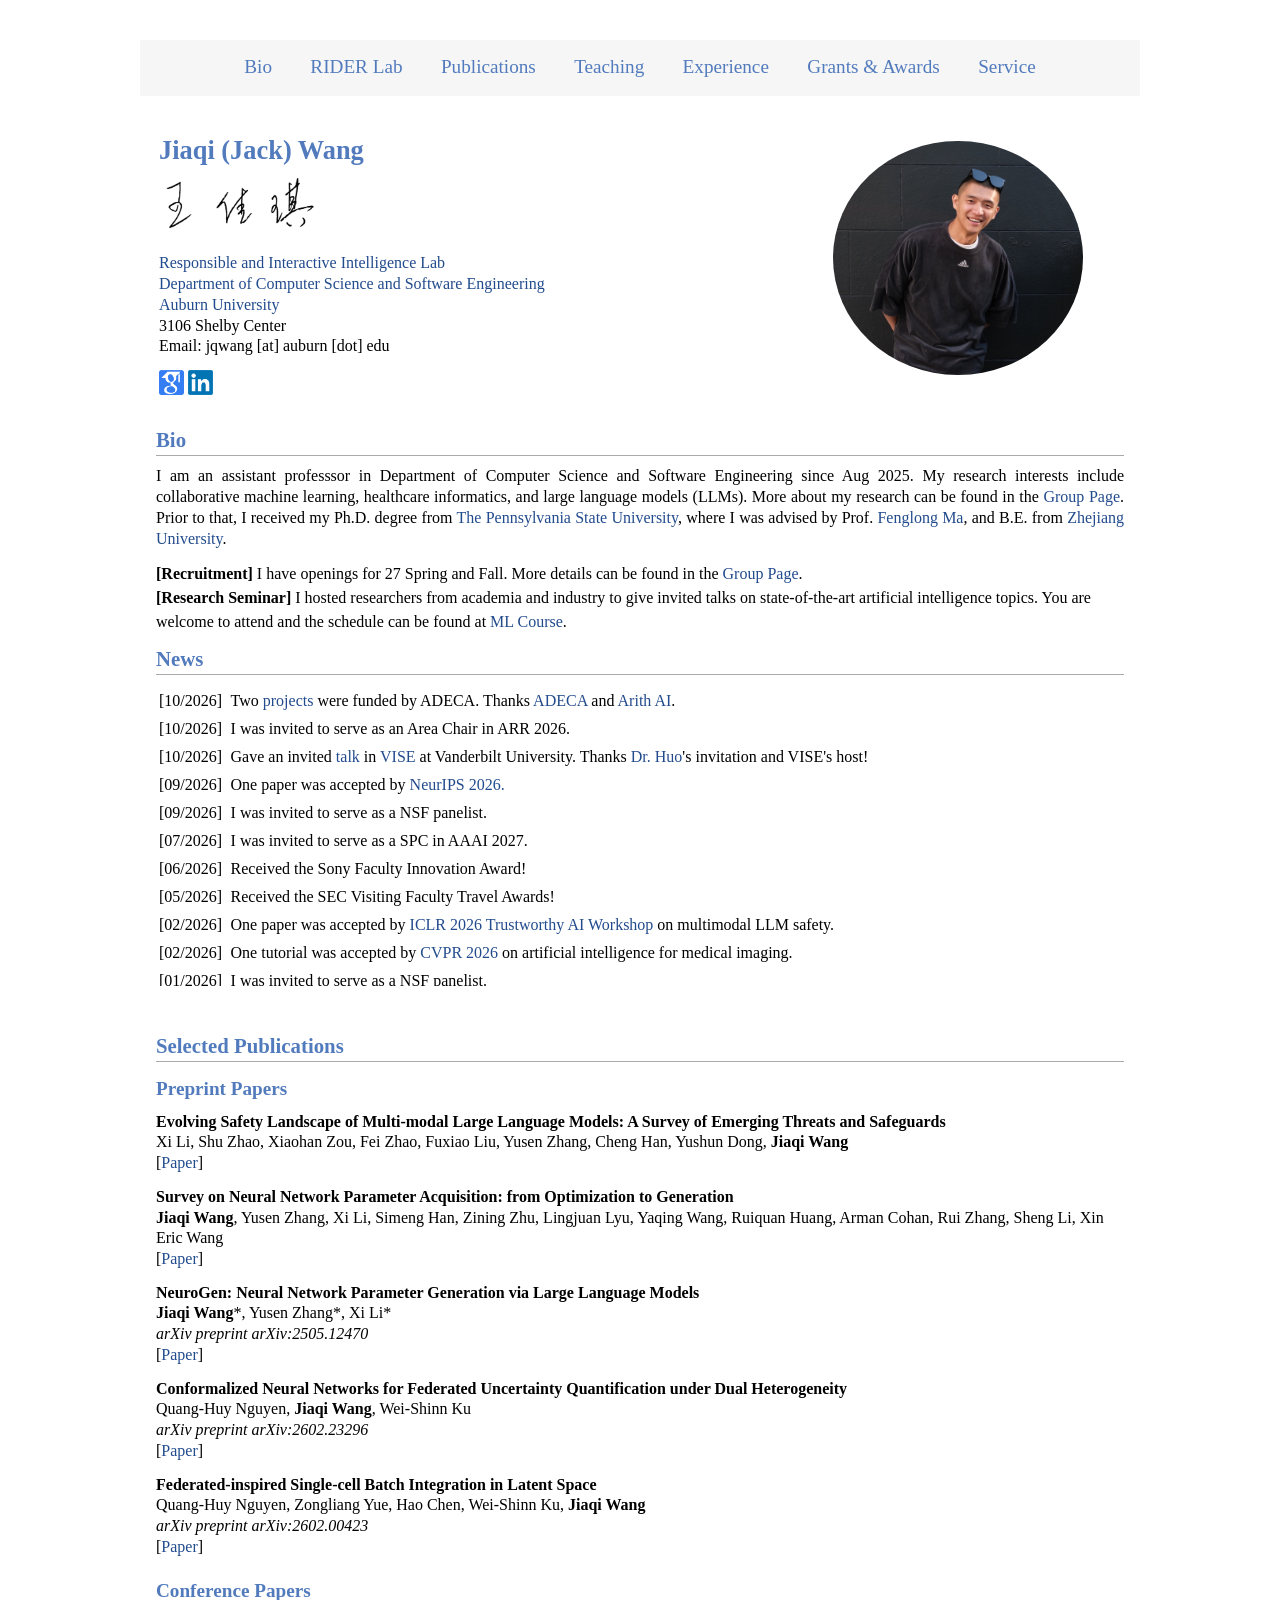
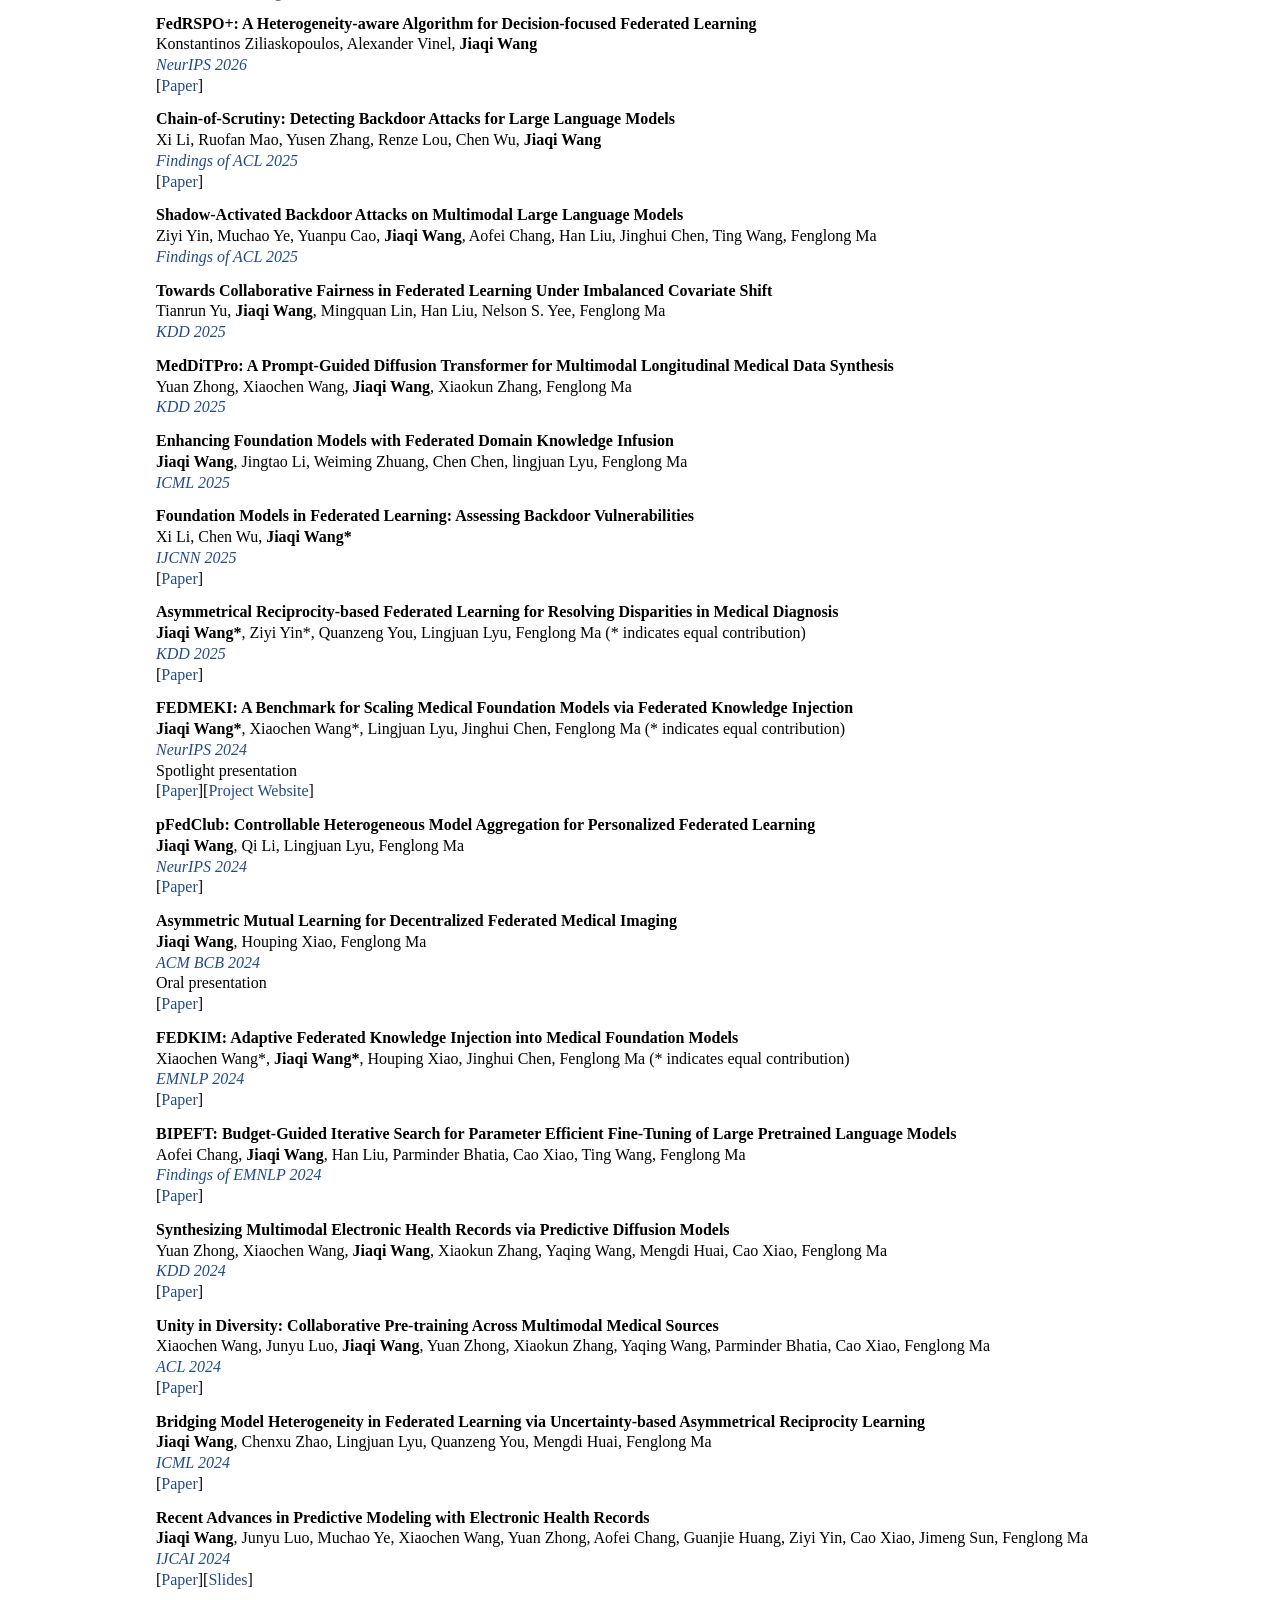
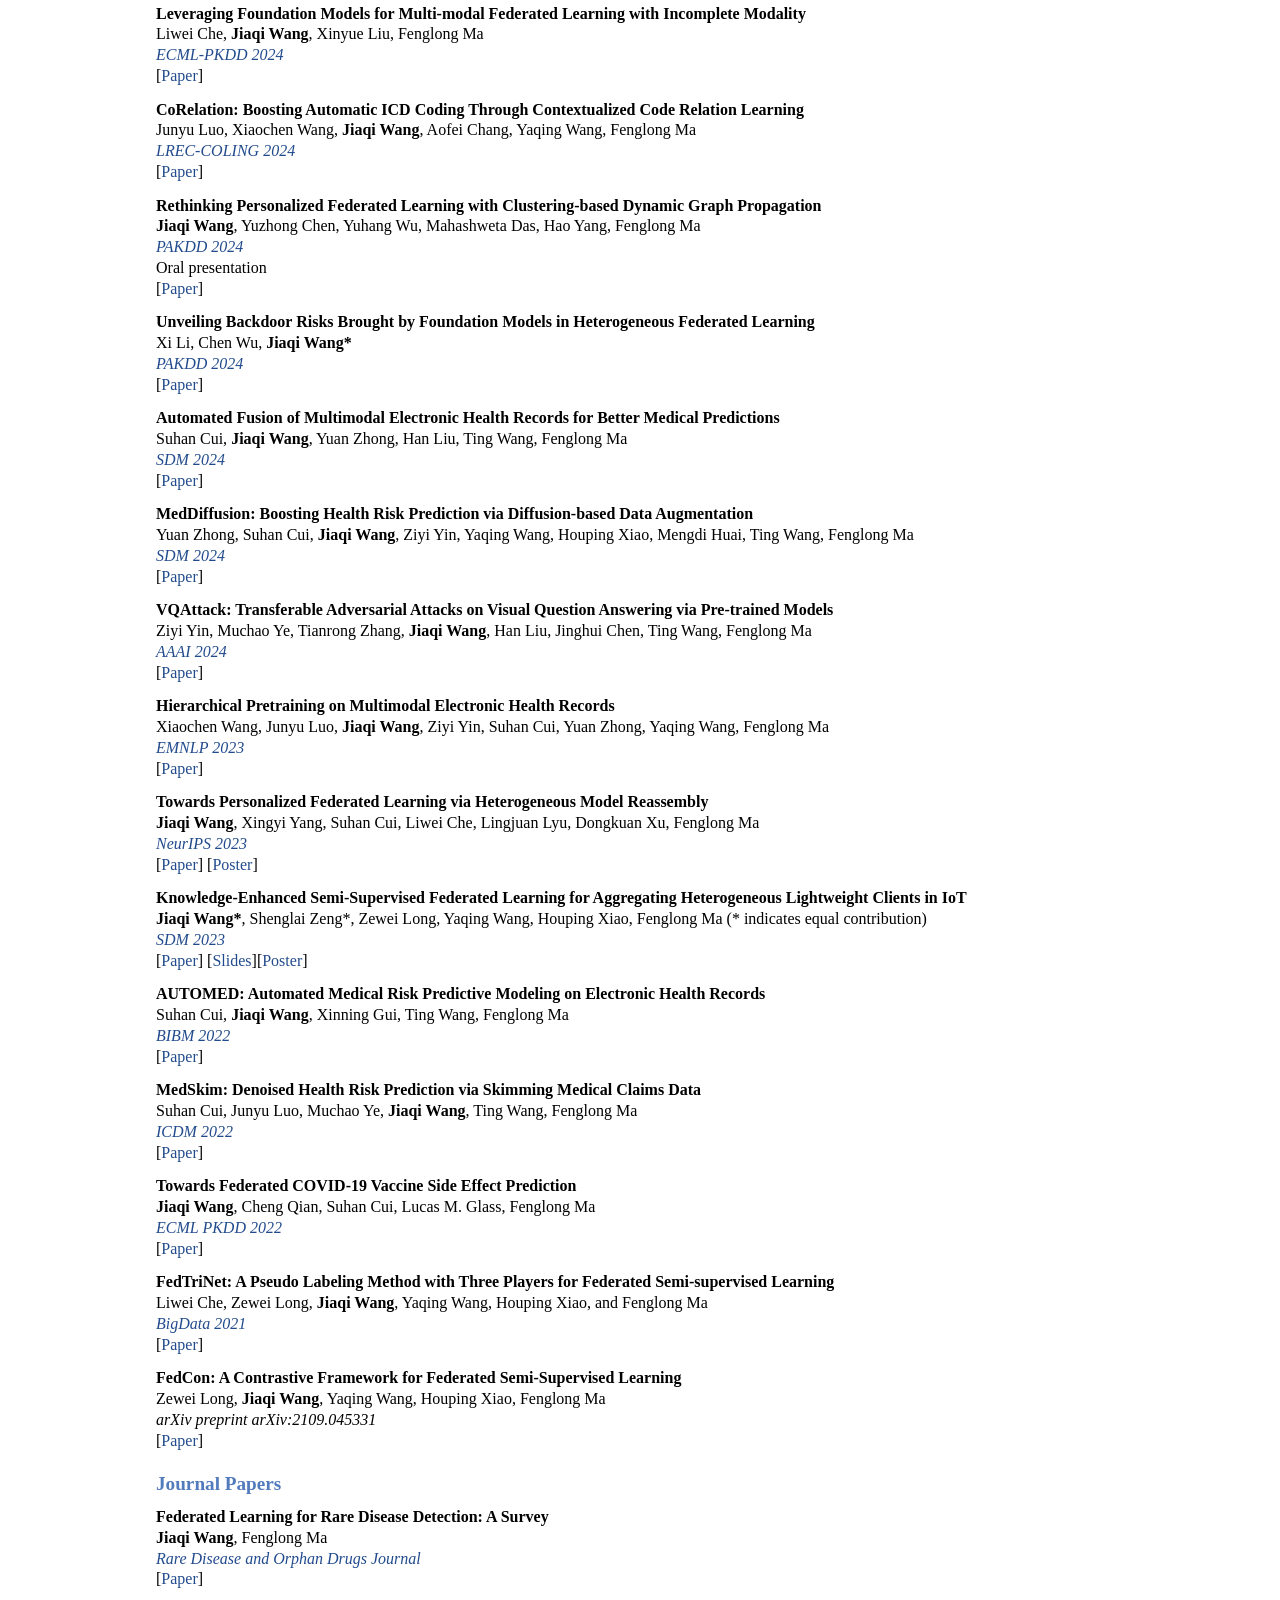
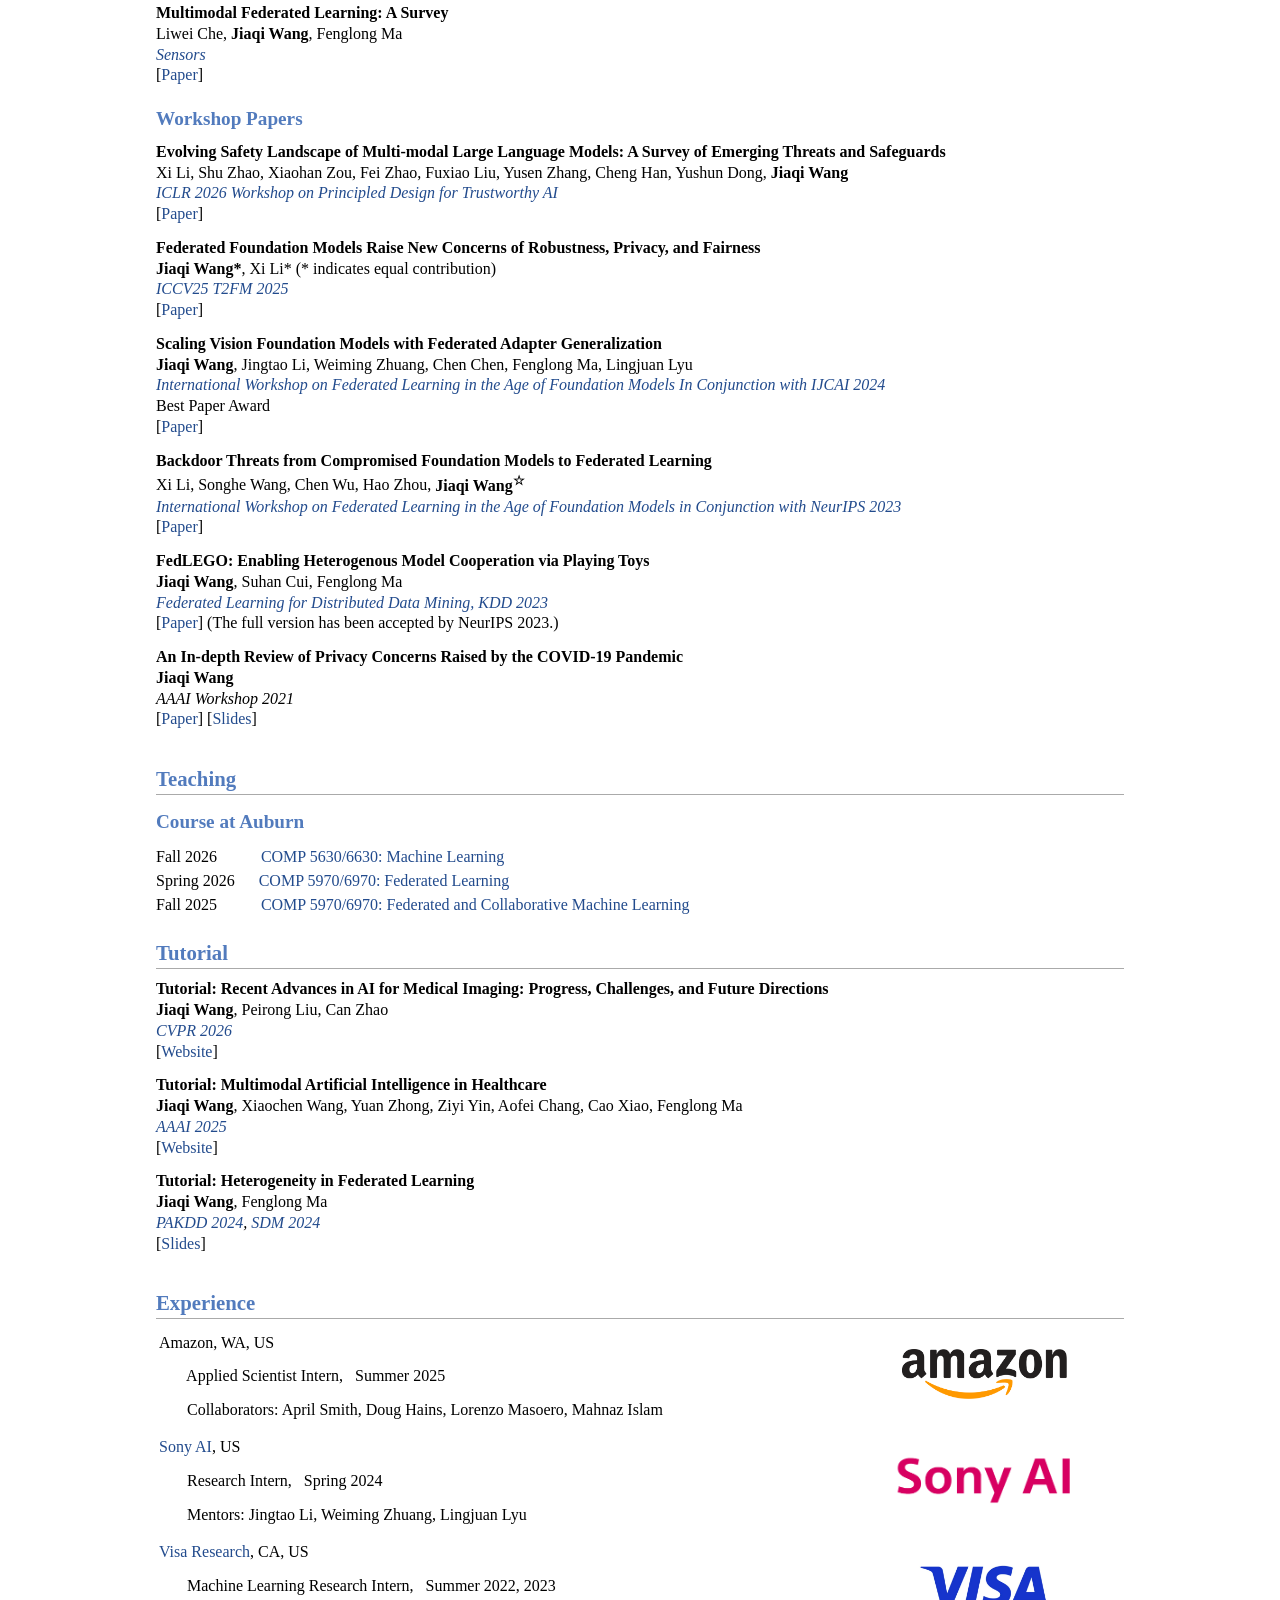
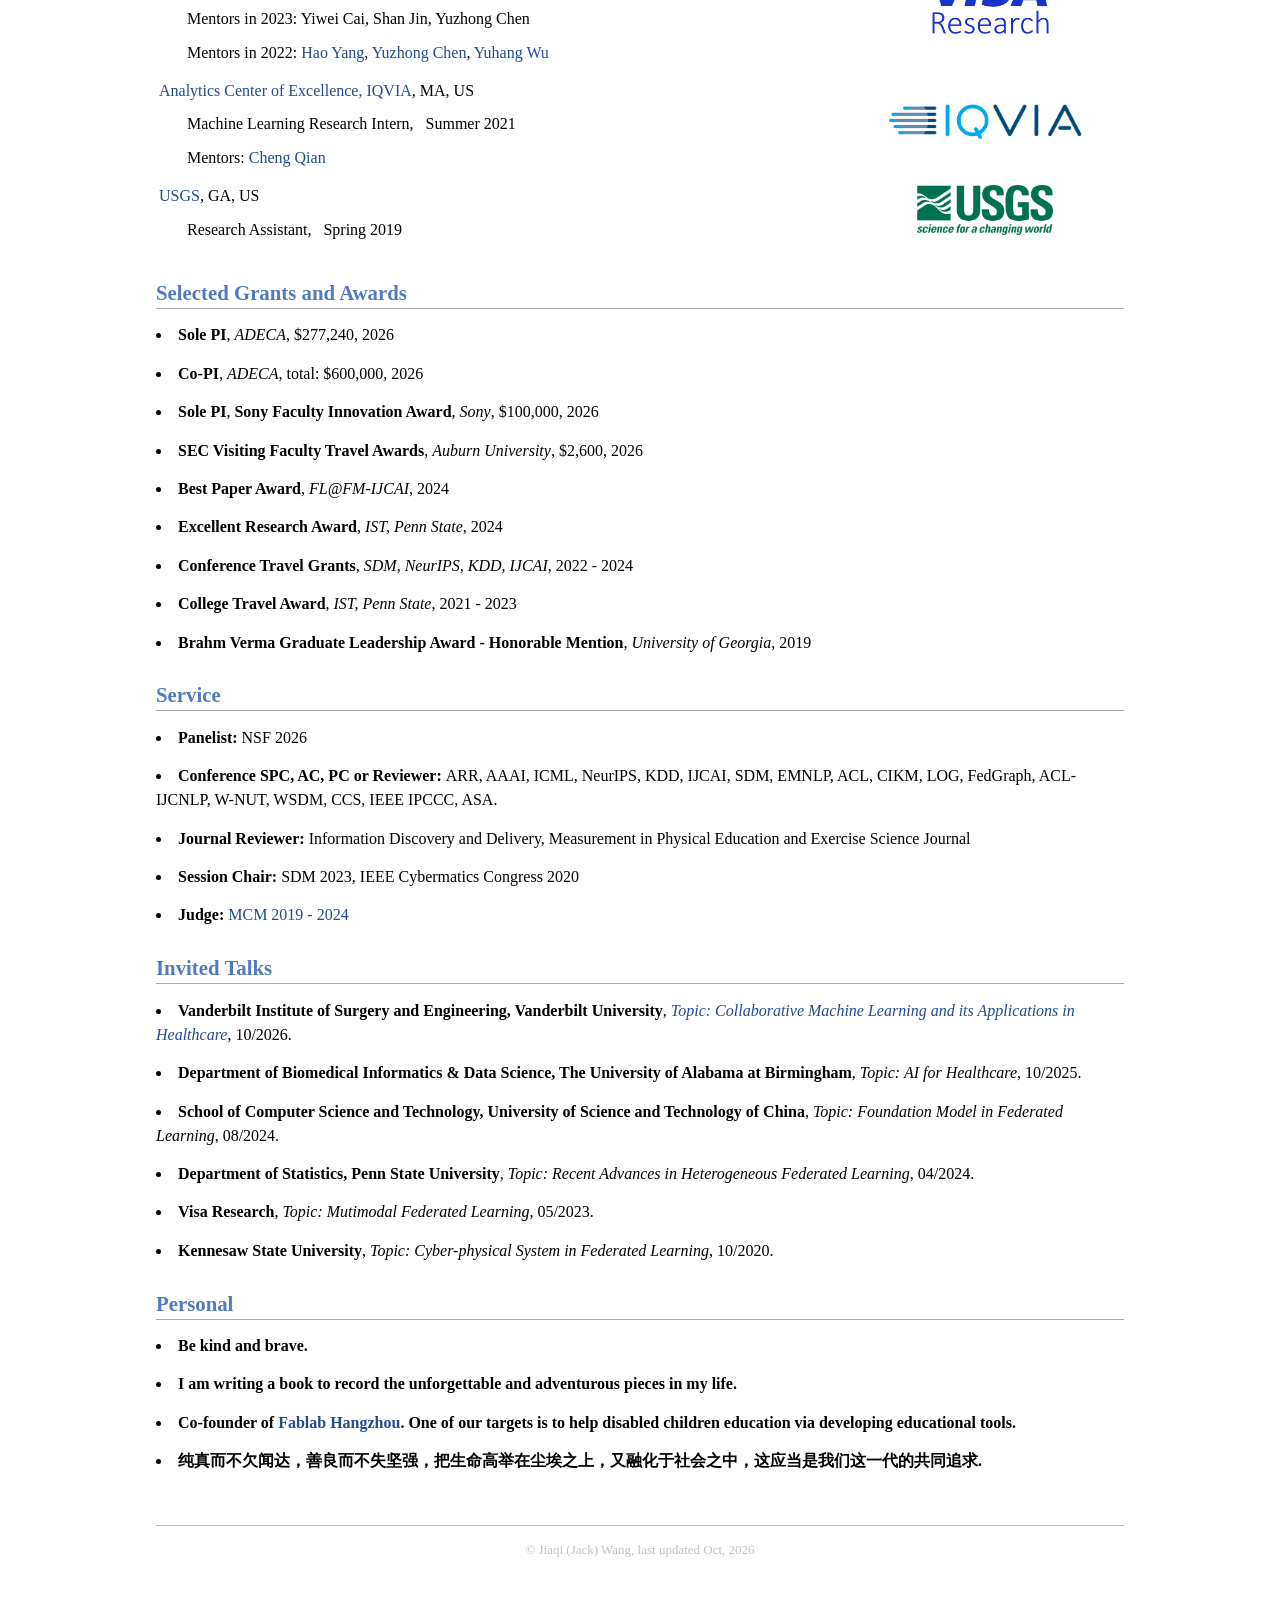
<file: index.html>
<!DOCTYPE html PUBLIC "-//W3C//DTD XHTML 1.1//EN"
  "http://www.w3.org/TR/xhtml11/DTD/xhtml11.dtd">
<html xmlns="http://www.w3.org/1999/xhtml" xml:lang="en">
<head>
    <style>
body {
  /* font-family: Helvetica, Arial, Helvetica, sans-serif, monospace; */
  font-family: "Arial";
  font-size: 20px;
}

#myBtn {
  display: none;
  position: fixed;
  bottom: 20px;
  right: 30px;
  z-index: 99;
  font-size: 18px;
  border: none;
  outline: none;
  background-color: #8d93ab;
  color: white;
  cursor: pointer;
  padding: 15px;
  border-radius: 4px;
}

#myBtn:hover {
    background-color: #555;
}
</style>
    <link rel="shortcut icon" type="image/png" href="pic/Q.png">
    <meta http-equiv="Content-Type" content="text/html;charset=utf-8" />
    <meta name="keywords" content="Jiaqi Wang, Jack Wang, Wang Jiaqi, IST, CS, PSU, Auburn University, CSEE, ZJU, Zhejiang University, Data Science, Security, Machine Learning, Privacy, Optimization"> 
    <meta name="description" content="Jiaqi Wang's Homepage">
    <link rel="stylesheet" href="jemdoc.css" type="text/css" />
    <title>Jiaqi Wang</title>
    <script type="text/javascript">

      var _gaq = _gaq || [];
      _gaq.push(['_setAccount', 'UA-39824124-1']);
      _gaq.push(['_trackPageview']);

      (function() {
        var ga = document.createElement('script'); ga.type = 'text/javascript'; ga.async = true;
        ga.src = ('https:' == document.location.protocol ? 'https://ssl' : 'http://www') + '.google-analytics.com/ga.js';
        var s = document.getElementsByTagName('script')[0]; s.parentNode.insertBefore(ga, s);
      })();

    </script>
    <script type="text/javascript">
       function toggle_visibility(id) {
           var e = document.getElementById(id);
           if(e.style.display == 'block')
              e.style.display = 'none';
           else
              e.style.display = 'block';
       }
    </script>
</head>

<body>
    <button onclick="topFunction()" id="myBtn" title="Go to top">Top</button>
    <script>
    //Get the button
    var mybutton = document.getElementById("myBtn");
    
    // When the user scrolls down 20px from the top of the document, show the button
    window.onscroll = function() {scrollFunction()};
    
    function scrollFunction() {
      if (document.body.scrollTop > 20 || document.documentElement.scrollTop > 20) {
        mybutton.style.display = "block";
      } else {
        mybutton.style.display = "none";
      }
    }
    
    // When the user clicks on the button, scroll to the top of the document
    function topFunction() {
      document.body.scrollTop = 0;
      document.documentElement.scrollTop = 0;
    }
    </script>













    
<nav class="navbar navbar-dark navbar-expand-lg fixed-top">
    <div id="layout-menu">
        <a href="#bio">Bio</a>
        <a href="./group.html">RIDER Lab</a>
        <a href="#publications">Publications</a>
        <a href="#teaching">Teaching</a>
        <a href="#experience">Experience</a>
        <a href="#awards">Grants & Awards</a>
        <a href="#service">Service</a>
    </div>
</nav>


<div id="layout-content" style="margin-top:25px">


<table>
	<tbody>
		<tr>
            <td width="670">
                <div id="toptitle">					
                    <h1>Jiaqi (Jack) Wang<h1>
                    <p style="margin: -4px 0 0 0;"><img src="pic/sign_jiaqi.png" height=60px></p>
                </div>
				<!-- <h3>Ph.D. Candidate</h3> -->
                <p style="margin-top: -20px;">
                    <!-- <a href="https://psudslab.github.io/">PSU Data Science Lab</a></br> -->
                    <a href= "group.html">Responsible and Interactive Intelligence Lab</a></br>
					<a href= "https://eng.auburn.edu/csse/">Department of Computer Science and Software Engineering</a></br>
                    <a href= "https://www.auburn.edu">Auburn University</a> </br>
		            3106 Shelby Center</br>
					Email: jqwang [at] auburn [dot] edu
				</p>
				<!-- <p> -->
					<a href="https://scholar.google.com/citations?hl=en&user=ZGTVInsAAAAJ&view_op=list_works&sortby=pubdate"><img src="pic/GoogleScholar.png" height="25px" style="margin-bottom:-3px"></a>
                    <a href="https://www.linkedin.com/in/jiaqi-jack-wang-053952172/"><img src="pic/LinkedIn.png" height="25px" style="margin-bottom:-3px"></a>
                    <!--<a href="https://github.com/eric-xw"><img src="pic/git.svg" height="30px" style="margin-bottom:-3px"></a> -->
                    <!--<iframe id="twitter-widget-4" scrolling="no" frameborder="0" allowtransparency="true" class="twitter-follow-button twitter-follow-button-rendered" title="Twitter Follow Button" src="https://platform.twitter.com/widgets/follow_button.59df888963e9d6219f6e6c7ff5d8b951.en.html#dnt=false&amp;id=twitter-widget-4&amp;lang=en&amp;screen_name=xwang_lk&amp;show_count=false&amp;show_screen_name=true&amp;size=m&amp;time=1524631465785" style="position: static; visibility: visible; width: 155px; height: 20px;" data-screen-name="TwitterDev"></iframe> -->
				    <!--<iframe id="twitter-widget-4" scrolling="no" frameborder="0" allowtransparency="true" class="twitter-follow-button twitter-follow-button-rendered" title="Twitter Follow Button" src="https://platform.twitter.com/widgets/follow_button.59df888963e9d6219f6e6c7ff5d8b951.en.html#dnt=false&amp;id=twitter-widget-4&amp;lang=en&amp;screen_name=xwang_lk&amp;show_count=false&amp;show_screen_name=true&amp;size=m&amp;time=1524631465785" style="position: static; visibility: visible; width: 155px; height: 20px;" data-screen-name="TwitterDev"></iframe> -->
                    <!-- <iframe
  id="twitter-widget-4"
  scrolling="no"
  frameborder="0"
  allowtransparency="true"
  class="twitter-follow-button twitter-follow-button-rendered"
  title="Twitter Follow Button"
  src="https://platform.twitter.com/widgets/follow_button.html?screen_name=jackqqwang&show_screen_name=true&show_count=false&size=m"
  style="position: static; visibility: visible; width: 155px; height: 20px;"
  data-screen-name="jackqqwang">
</iframe> -->



                <!-- </p> -->
			</td>
			<td>
                <!-- <img alt="" src="images/1.jpg" onMouseOver="this.src='pic/jiaqi.png'" onMouseOut="this.src='pic/Q.png'"> -->
                <!--<img class="img-circle" src="pic/jiaqi.png" border="0" width="200px"></br> -->
                <!-- <script language=javascript>
                    id=Math.round(Math.random()*3)+1
                    document.write( "<img class=\"img-circle\" src=\""+id+".png\" order=\"0\" width=\"200px\"></br>")
                </script> -->
                <!-- <img class="img-circle" alt="" src="pic/prof.jpg" onMouseOver="this.src='pic/full.png'" onMouseOut="this.src='pic/jiaqi.png'" border="0" width="250px"> -->
                <!-- <img class="img-circle" alt="" src="pic/black.jpg" onMouseOver="this.src='pic/full.png'" onMouseOut="this.src='pic/black.jpg'" border="0" width="250px"> -->
                <img class="img-circle" alt="" src="pic/adidas.jpg" onMouseOver="this.src='pic/adidas_sleep.jpg'" onMouseOut="this.src='pic/adidas.jpg'" border="0" width="250px">
                <!-- <img class="img-circle" alt="" src="pic/prof.jpg" border="0" width="200px"> -->

                <!-- <img class="img-circle" alt="" src="pic/prof_warm_2.jpg" border="0" width="200px"> -->
                <!-- <img class="img-circle" alt="" src="pic/adidas.jpg" border="0" width="200px"> -->


                <!-- <img class="img-circle" alt="" src="pic/past.jpg" border="0" width="200px"> -->

            </td>
		<tr>
	</tbody>
</table>

<br>

<div id="bio">
<h2>Bio</h2>
<p style="text-align:justify; text-justify:inter-ideograph;"> I am an assistant professsor in Department of Computer Science and Software Engineering since Aug 2025. My research interests include collaborative machine learning, healthcare informatics, and large language models (LLMs). More about my research can be found in the <a href="./group.html">Group Page</a>. 
     Prior to that, I received my Ph.D. degree from <a href="https://ist.psu.edu/">The Pennsylvania State University</a>, 
     where I was advised by Prof. <a href="https://fenglong-ma.github.io/">Fenglong Ma</a>, and B.E. from <a href="http://www.zju.edu.cn/english/">Zhejiang University</a>. </p> 
    <b>[Recruitment]</b> I have openings for 27 Spring and Fall. More details can be found in the <a href="./group.html">Group Page</a>.<br>

    <b>[Research Seminar]</b> I hosted researchers from academia and industry to give invited talks on state-of-the-art artificial intelligence topics. You are welcome to attend and the schedule can be found at  <a href="./26fall.html">ML Course</a>.</p>
<!-- He also visited <a href = "https://www.purdue.edu/"> Purdue University</a>,
<a href="http://www.nus.edu.sg/">National University of Singapore</a>, and <a href="https://www.tum.de/"> Technische Universität München</a> as an exchange student.
Currently he is working with Dr. <a href="http://www.personal.psu.edu/ffm5105/">Fenglong Ma</a>. Previously, he cooperated with Dr. <a href="https://asquicciarini.ist.psu.edu/">Anna Cinzia Squicciarini</a>, <a href="http://www.personal.psu.edu/cxg286/">Christopher Griffin</a>, and <a href="https://www.sarahrajtmajer.com/">Sarah Rajtmajer</a>. -->
<!-- <br><br> -->

<!-- <h3>Research Topics</h3>
<p style="text-align:justify; text-justify:inter-ideograph;">Jack's research interests are machine learning, healthcare informatics, foundation models, and LLMs. More about research directions can be found in the <a href="./group.html">Group Page</a>.</p>	

<ul>
    <li>
        Collaborative Machine Learning: Heterogeneous Model Cooperation, Federated Learning, Multi-agent Systems
    </li>

    <li>
        Foundation Models and LLMs: Large Model Distributed Learning, Multimodal Foundation Model
    </li>

    <li>
        Healthcare Informatics: Collaborative Diagnosis, Multimodal Biomedical Informatics
    </li>


</ul> -->

<!--<h3>Hiring</h3> -->
<!--<font color="darkred">I am looking for highly-motivated students (esp. PhD students starting in Fall 2021). 
    Please read <a href="./hiring.html">the information for <b>prospective students and visitors</b></a> and check out the most beautiful and unique campus of UCSC [<a href="https://www.youtube.com/watch?v=ogGSFZUjrwE">YouTube video</a> | <a href="https://www.bilibili.com/video/BV1xz411e77n?from=search&seid=1387866364580672367">bilibili video</a>]. </font> -->
<!-- <br><br> -->

<!-- <br><br>
His research interests include natural language processing, computer vision, and machine learning, especially the intersection of them. 
More specifically, 
<ul>
    <li>
        Language, Vision, and Knowledge,
    </li>
    <li>
        Embodied Agents,
    </li>
    <li>
        Multilingual Language Grounding,
    </li>
    <li>
        Human Activity Understanding in Videos.
    </li>
</ul> -->
</div>
<!-- <br> -->
<div id="news">
<h2>News</h2>
<div style="overflow-y: scroll; height:300px;">
<table>

    
    
        <!-- <tr valign="top"> <td>[<b>NEW!</b>] </td> <td> I successfully defended my Ph.D. Thesis "Closing the Loop Between Language and Vision for Embodied Agents". Thanks to the committee and everyone who has helped me along the Ph.D. journey!</td></tr>
        <tr valign="top"> <td>[<b>NEW!</b>] </td> <td> I am serving as an Area Chair for <a href="https://2020.emnlp.org">EMNLP 2020</a>. </td></tr>
        <tr valign="top"> <td>[<b>NEW!</b>] </td> <td> Organizing the <a href="https://alvr-workshop.github.io">workshop on Advances in Language and Vision Research (ALVR)</a> at ACL 2020. Welcome to participate on <b>July 9th</b>!</td></tr>
        <tr valign="top"> <td>[03/2020] </td> <td> Invited panelist at the <a href="https://www.nvidia.com/en-us/gtc/"> GPU Technology Conference (GTC) 2020. </td></tr>
       <tr valign="top"> <td>[01/2020] </td> <td> Invited talk at Toyota Technological Institute at Chicago (TTIC).</td></tr> -->
    <!-- <tr valign="top"> <td>[09/2026] </td> <td> Welcome <a href="https://sandrarsli.github.io/"> Ruisi</a> to join our lab in 2027 Spring (admitted in 26 Fall)!</td></tr> -->
    
    <!-- <tr valign="top"> <td>[11/2026] </td> <td> Received the USDA Grant!</td></tr> -->
    <tr valign="top"> <td>[10/2026] </td> <td> Two <a href="https://eng.auburn.edu/news/2026/10/auburn-university-ai-and-aquaculture-research-projects-part-of-multi-milltion-dollar-statewide-investment.html">projects</a> were funded by ADECA. Thanks <a href="https://adeca.alabama.gov/"> ADECA</a> and <a href="https://www.arith-ai.com/"> Arith AI</a>.</td></tr>
    <tr valign="top"> <td>[10/2026] </td> <td> I was invited to serve as an Area Chair in ARR 2026.</td></tr>
    <tr valign="top"> <td>[10/2026] </td> <td> Gave an invited <a href="https://www.vanderbilt.edu/vise/vise-fall-seminar-with-jiaqi-wang-phd-10-8-26/">talk</a> in <a href="https://www.vanderbilt.edu/vise/">VISE</a> at Vanderbilt University. Thanks <a href="https://hrlblab.github.io/">Dr. Huo</a>'s invitation and VISE's host!</td></tr>
    <tr valign="top"> <td>[09/2026] </td> <td> One paper was accepted by <a href="https://neurips.cc/"> NeurIPS 2026.</td></tr>
    <tr valign="top"> <td>[09/2026] </td> <td> I was invited to serve as a NSF panelist.</td></tr>
    <tr valign="top"> <td>[07/2026] </td> <td> I was invited to serve as a SPC in AAAI 2027.</td></tr>
    <tr valign="top"> <td>[06/2026] </td> <td> Received the Sony Faculty Innovation Award!</td></tr>
    <tr valign="top"> <td>[05/2026] </td> <td> Received the SEC Visiting Faculty Travel Awards!</td></tr>
    <tr valign="top"> <td>[02/2026] </td> <td> One paper was accepted by <a href="https://trustworthy-ai-workshop.github.io/iclr2026/"> ICLR 2026 Trustworthy AI Workshop</a> on multimodal LLM safety.</td></tr>
    <tr valign="top"> <td>[02/2026] </td> <td> One tutorial was accepted by <a href="https://cvpr.thecvf.com/"> CVPR 2026</a> on artificial intelligence for medical imaging.</td></tr>
    <tr valign="top"> <td>[01/2026] </td> <td> I was invited to serve as a NSF panelist.</td></tr>
    <tr valign="top"> <td>[12/2025] </td> <td> I was invited to serve as a reviewer for<a href="https://icml.cc/"> ICML 2026</a>.</td></tr>
    <tr valign="top"> <td>[12/2025] </td> <td> Welcome <a href="https://resurrectionv.github.io/"> Chenjia</a> to join our lab!</td></tr>
    <tr valign="top"> <td>[12/2025] </td> <td> I was invited to serve as a reviewer for Measurement in Physical Education and Exercise Science Journal.</td></tr>
    <tr valign="top"> <td>[11/2025] </td> <td> Gave an invited talk in the Department of Statistics and Data Science at University of Central Florida. Thanks Dr. Xie's invitation.</td></tr>
    <tr valign="top"> <td>[10/2025] </td> <td> Gave an  <a href="https://calendar.uab.edu/event/dbids-powertalk-seminar-series-presents-jiaqi-jack-wang-phd?utm_campaign=widget&utm_medium=widget&utm_source=The+University+of+Alabama+at+Birmingham"> invited talk</a> at UAB Medicine about AI for healthcare. Thanks <a href="https://scholars.uab.edu/2932-james-cimino"> Dr.Cimino's</a> invitation and host.</td></tr>
    <tr valign="top"> <td>[08/2025] </td> <td> One paper was accepted by <a href="https://t2fm-ws.github.io/T2FM-ICCV25/"> ICCV25 T2FM 2025</a> on federated foundation models.</td></tr>
    <tr valign="top"> <td>[08/2025] </td> <td> I joined the Department of CSSE at Auburn University as a tenure-track assistant professor.</td></tr>
    <tr valign="top"> <td>[07/2025] </td> <td> I was invited to serve as a PC for<a href="https://aaai.org/conference/aaai/aaai-26/"> AAAI 2026</a>.</td></tr>
    <tr valign="top"> <td>[05/2025] </td> <td> I joined Amazon as an applied research scientist summerintern.</td></tr>
    <tr valign="top"> <td>[05/2025] </td> <td> Two paper were accepted by <a href="https://2025.aclweb.org/"> Findings of ACL 2025</a>.</td></tr>
    <tr valign="top"> <td>[05/2025] </td> <td> Two paper were accepted by <a href="https://kdd2025.kdd.org/"> KDD 2025</a>.</td></tr>
    <tr valign="top"> <td>[05/2025] </td> <td> One paper was accepted by <a href="https://icml.cc/"> ICML 2025</a> on foundation model domain adaption.</td></tr>
    <tr valign="top"> <td>[04/2025] </td> <td> I was invited to serve as a reviewer for<a href="https://neurips.cc/"> NeurIPS 2025</a>.</td></tr>
    <tr valign="top"> <td>[03/2025] </td> <td> One paper was accepted by <a href="https://2025.ijcnn.org/"> IJCNN 2025</a> on foundation models in FL.</td></tr>
    <!-- <tr valign="top"> <td>[10/2025] </td> <td> One tutorial was accepted by <a href="https://aaai.org/conference/aaai/aaai-25/"> AAAI 2025</a> on multimodal artificial intelligence in healthcare.</td></tr> -->
    <tr valign="top"> <td>[02/17/25] </td> <td> I successfully passed my Ph.D. dissertation defense! Huge thanks to my advisor, committee members, labmates, and collaborators for their guidance and support throughout this journey. </td></tr>
    <tr valign="top"> <td>[01/2025] </td> <td> I was invited to serve as a reviewer for<a href="https://icml.cc/"> ICML 2025</a>.</td></tr>
    <tr valign="top"> <td>[11/2024] </td> <td> One paper was accepted by <a href="https://kdd2025.kdd.org/"> KDD 2025</a> on healthcare disparities.</td></tr>
    <tr valign="top"> <td>[10/2024] </td> <td> One tutorial was accepted by <a href="https://aaai.org/conference/aaai/aaai-25/"> AAAI 2025</a> on multimodal artificial intelligence in healthcare.</td></tr>
    <tr valign="top"> <td>[09/2024] </td> <td> One paper was accepted as a splotlight by <a href="https://nips.cc/"> NeurIPS 2024 Dataset and Benchmark</a> on federated medical foundation models.</td></tr>
    <tr valign="top"> <td>[09/2024] </td> <td> One paper was accepted by <a href="https://nips.cc/"> NeurIPS 2024</a> on federated learning.</td></tr>
    <tr valign="top"> <td>[09/2024] </td> <td> One paper was accepted by <a href="https://acm-bcb.org/"> ACM BCB 2024</a> on decentralized federated medical imaging as an oral presentation.</td></tr>
    <tr valign="top"> <td>[09/2024] </td> <td> Two paper were accepted by <a href="https://2024.emnlp.org/"> EMNLP 2024</a> (one main and one findings).</td></tr>
    <tr valign="top"> <td>[08/2024] </td> <td> One paper on scaling foundation model with federated learning won Best Paper Award at <a href="https://federated-learning.org/fl@fm-ijcai-2024/">FL@FM-IJCAI'24</a>.</td></tr>
    <tr valign="top"> <td>[05/2024] </td> <td> One paper was accepted by <a href="https://kdd2024.kdd.org/"> KDD 2024</a> on multimodal electronic health record synthesization via diffusion models.</td></tr>
    <tr valign="top"> <td>[05/2024] </td> <td> One paper was accepted by <a href="https://2024.aclweb.org/"> ACL 2024 main conference</a> on collaborative pre-training across
        multimodal medical sources.</td></tr>
    <tr valign="top"> <td>[05/2024] </td> <td> One paper was accepted by <a href="https://icml.cc/"> ICML 2024</a> on federated learning.</td></tr>
    <tr valign="top"> <td>[04/2024] </td> <td> One survey paper "Recent Advances in Predictive Modeling with Electronic Health Records" was accepted by <a href="https://ijcai24.org/"> IJCAI 2024</a>.</td></tr>
    <tr valign="top"> <td>[03/2024] </td> <td> Received the IST Ph.D. Student Award for Research Excellence, the highest honor for IST graduate students in research. Thank my advisor and collaborators!</td></tr>
    <tr valign="top"> <td>[02/2024] </td> <td> One tutorial was accepted by <a href="https://pakdd2024.org/"> PAKDD 2024</a> on heterogeneity in federated learning.</td></tr>
    <tr valign="top"> <td>[02/2024] </td> <td> Received SDM 2024 Travel Award.</td></tr>
    <tr valign="top"> <td>[02/2024] </td> <td> One paper was accepted by <a href="https://lrec-coling-2024.org/"> LREC-Coling 2024</a> on automated ICD coding.</td></tr>
    <tr valign="top"> <td>[02/2024] </td> <td> Two paper were accepted by <a href="https://pakdd2024.org/"> PAKDD 2024</a> on personalized federated learning (oral presentation) and foundation models in federated learning (poster).</td></tr>
    <tr valign="top"> <td>[01/2024] </td> <td> I was invited to serve as a PC member for<a href="https://ijcai24.org/"> IJCAI 2024</a>.</td></tr>
    <tr valign="top"> <td>[01/2024] </td> <td> I will join  <a href="https://ai.sony/"> Sony AI</a> as a research intern working on foundation models in federated learning this spring.</td></tr>
    <tr valign="top"> <td>[12/2023] </td> <td> Two paper were accepted by <a href="https://www.siam.org/conferences/cm/conference/sdm24"> SDM 2024</a> on EHR data generation with diffusion models and automated machine learning for risk prediction.</td></tr>
    <tr valign="top"> <td>[11/2023] </td> <td> One paper was accepted by <a href="https://aaai.org/aaai-conference/"> AAAI 2024</a> on security of pre-trained models.</td></tr>
    <tr valign="top"> <td>[11/2023] </td> <td> One tutorial was accepted by <a href="https://www.siam.org/conferences/cm/conference/sdm24"> SDM 2024</a> on heterogeneity in federated learning.</td></tr>
    <tr valign="top"> <td>[10/2023] </td> <td> One paper was accepted by <a href="https://federated-learning.org/fl@fm-neurips-2023/"> International Workshop on Federated Learning in the Age of Foundation Models in Conjunction with NeurIPS 2023</a> on foundation model security in federated learning.</td></tr>   
    <tr valign="top"> <td>[10/2023] </td> <td> Received NeurIPS 2023 Scholar Award.</td></tr>   
    <tr valign="top"> <td>[10/2023] </td> <td> One paper was accepted by <a href="https://2023.emnlp.org/"> EMNLP 2023</a> on hierarchical pretraining using multimodal EHR data.</td></tr>
    <tr valign="top"> <td>[09/2023] </td> <td> One paper was accepted by <a href="https://rdodjournal.com/"> Rare Disease and Orphan Drugs Journal</a> on federated learning for rare disease detection.</td></tr>
    <tr valign="top"> <td>[09/2023] </td> <td> One paper was accepted by <a href="https://nips.cc/"> NeurIPS 2023</a> on heterogeneous model reassembly in FL.</td></tr>
    <tr valign="top"> <td>[09/2023] </td> <td> I was invited to serve as a PC member for<a href="https://www.siam.org/conferences/cm/conference/sdm24"> SDM 2024</a>.</td></tr>
    <tr valign="top"> <td>[08/2023] </td> <td> I was invited to serve as a reviewer for<a href="https://logconference.org/"> Learning on Graphs 2023</a>.</td></tr
    <tr valign="top"> <td>[08/2023] </td> <td> One survey paper "Multimodal Federated Learning: A Survey" was accepted by <a href="https://www.mdpi.com/journal/sensors"> Sensors</a>.</td></tr>
    <tr valign="top"> <td>[03/2023] </td> <td> Received KDD 2023 Travel Award.</td></tr>
    <tr valign="top"> <td>[06/2023] </td> <td> One paper was accepted by <a href="https://fl4data-mining.github.io/"> Federated Learning for Distributed Data Mining, KDD 2023</a> on heterogeneous model aggregation in FL.</td></tr>
    <tr valign="top"> <td>[06/2023] </td> <td> I was invited to serve as a reviewer for<a href="https://2023.emnlp.org/"> EMNLP 2023</a>.</td></tr
    <tr valign="top"> <td>[05/2023] </td> <td> I was invited to serve as a PC member for<a href="https://fl4data-mining.github.io/"> FL for Distributed Data Mining KDD 2023</a>.</td></tr>
    <tr valign="top"> <td>[04/2023] </td> <td> I will join  <a href="https://usa.visa.com/about-visa/visa-research.html"> Visa Research</a> as a machine learning research intern at the ATL office this summer.</td></tr>
    <!-- <tr valign="top"> <td>[04/2023] </td> <td> Received SDM 2023 Travel Award.</td></tr> -->
    <tr valign="top"> <td>[03/2023] </td> <td> Received SDM 2023 Travel Award.</td></tr>
    <tr valign="top"> <td>[02/2023] </td> <td> Received IST College 2023 Travel Award.</td></tr>
    <tr valign="top"> <td>[02/2023] </td> <td> I was invited to serve as a reviewer for<a href="https://ieeexplore.ieee.org/xpl/RecentIssue.jsp?punumber=5962385"> IEEE Transactions on Neural Networks and Learning Systems</a>.</td></tr
    <tr valign="top"> <td>[01/2023]</td> <td> I passed the comprehensive exam and became a Ph.D. candidate.</td></tr
    <tr valign="top"> <td>[01/2023]</td> <td> I was invited to serve as a reviewer for<a href="https://ncsu-dk-lab.github.io/workshops/dcaa@2023/"> AAAI 2023 Workshop for AI Acceleration</a>.</td></tr
    <tr valign="top"> <td>[12/2022] </td> <td> One paper was accepted by <a href="https://www.siam.org/conferences/cm/conference/sdm23"> SDM 2023</a> on semi-supervised federated learning.</td></tr>
    <tr valign="top"> <td>[12/2022] </td> <td> I was invited to serve as a PC member for<a href="https://kdd.org/kdd2023/"> KDD 2023</a>.</td></tr>
    <tr valign="top"> <td>[12/2022] </td> <td> I was invited to serve as a PC member for<a href="https://2023.aclweb.org/"> ACL 2023</a>.</td></tr>
    <tr valign="top"> <td>[11/2022] </td> <td> I was invited to serve as a PC member for<a href="https://charliezhaoyinpeng.github.io/UDM-AAAI23/"> AAAI 2023 Workshop</a>.</td></tr>
    <tr valign="top"> <td>[11/2022] </td> <td> Received IST College 2022 Travel Award.</td></tr>
    <tr valign="top"> <td>[10/2022] </td> <td> One paper was accepted by <a href="https://ieeebibm.org/BIBM2022/"> BIBM 2022</a> on automated medical risk predictive modeling on EHR.</td></tr>
    <tr valign="top"> <td>[10/2022] </td> <td> I was invited to serve as a reviewer for<a href="https://meta-learn.github.io/2022/"> NeurIPS 2022 Workshop MetaLearn</a>.</td></tr
    <tr valign="top"> <td>[09/2022] </td> <td> I was invited to serve as a reviewer for<a href="https://logconference.org/"> Learning on Graphs 2022</a>.</td></tr
    <tr valign="top"> <td>[08/2022] </td> <td> One paper was accepted by <a href="https://icdm22.cse.usf.edu/"> ICDM 2022</a>.</td></tr
    <tr valign="top"> <td>[08/2022] </td> <td> I was invited to serve as a PC Member for<a href="https://sites.google.com/view/fedgraph2022"> FedGraph 2022</a>.</td></tr
    <tr valign="top"> <td>[07/2022] </td> <td> I was invited to serve as a PC Member for<a href="https://aaai.org/Conferences/AAAI-23/"> AAAI 2023</a>.</td></tr
    <tr valign="top"> <td>[06/2022] </td> <td> One paper was accepted by <a href="https://2022.ecmlpkdd.org/"> ECML PKDD 2022</a> on COVID-19 vaccine side effect prediction using federated learning.</td></tr>
    <tr valign="top"> <td>[03/2022] </td> <td> I will join  <a href="https://usa.visa.com/about-visa/visa-research.html"> Visa Research</a> as a machine learning research intern this summer.</td></tr>
    <tr valign="top"> <td>[02/2022] </td> <td> I start to cooperate with <a href="https://www.sony.com/en/SonyInfo/research/"> Sony R&D Center</a> to work on federated learning in multi-domain applications.</td></tr>
    <tr valign="top"> <td>[10/2021] </td> <td> One paper was accepted by <a href="https://bigdataieee.org/BigData2021/"> BigData 2021</a> on semi-supervised federated learning.</td></tr>
    <tr valign="top"> <td>[04/2021] </td> <td> One paper was accepted by <a href="https://asian-chi.github.io/2021/"> Asian Chi 2021</a>. Thanks Dr. <a href="http://www.frankritter.com/ritter.html">Ritter</a>!</td></tr>
    <tr valign="top"> <td>[04/2021] </td> <td> I will join <a href="https://www.iqvia.com/landing/analytics-center-of-excellence"> Analytics Center of Excellence, IQVIA </a> as a machine learning research intern in 2021 summer.</td></tr>
    <tr valign="top"> <td>[03/2021] </td> <td> Received IST College 2021 Travel Award.</td></tr>
    <tr valign="top"> <td>[02/2021] </td> <td> I was invited to serve as a reviewer for<a href="https://2021.aclweb.org/"> ACL-IJCNLP 2021</a>.</td></tr>
    <!-- <tr valign="top"> <td>[01/2021] </td> <td> I will join <a href="https://ailab.bytedance.com/"> ByteDance AI Lab</a> as a research intern in 2021 summer.</td></tr> -->
    <tr valign="top"> <td>[01/2021] </td> <td> One paper was accepted by <a href="https://ppai21.github.io/"> AAAI Workshop 2021</a> and selected as Spotlight Presentation.</td></tr>
    <tr valign="top"> <td>[11/2020] </td> <td> I was invited to serve as a session chair at <a href="http://www.ieee-cybermatics.org/2020/cybermatics/"> IEEE Cybermatics Congress 2020</a>.</td></tr>
    <tr valign="top"> <td>[10/2020] </td> <td> I was invited to give a talk at <a href="https://www.kennesaw.edu/"> Kennesaw State University</a>. Thank <a href="http://ksuweb.kennesaw.edu/~xxu6/">Dr. Xu</a> for host.</td></tr>
    <tr valign="top"> <td>[10/2020] </td> <td> One paper was accepted by <a href="http://noisy-text.github.io/2020/"> W-NUT 2020</a>.</td></tr>
    <tr valign="top"> <td>[09/2020] </td> <td> Served as an external reviewer for <a href="http://www.wsdm-conference.org/2021/"> WSDM 2021</a>.</td></tr>   
	<tr valign="top"> <td>[08/2020] </td> <td> Served as an external reviewer for <a href="https://www.sigsac.org/ccs/CCS2020/"> CCS 2020</a>.</td></tr>
	<!-- <tr valign="top"> <td>[08/2020] </td> <td> Top 25 in the finalist for <a href="https://outreach.didichuxing.com/competition/kddcup2020/"> KDD Cup 2020 LDR Competition</a>.</td></tr> -->
    <tr valign="top"> <td>[08/2020] </td> <td> I was invited to serve as a reviewer for <a href="https://www.ipccc.org/"> IEEE IPCCC 2020</a>.</td></tr>
	<tr valign="top"> <td>[06/2020] </td> <td> I was invited to serve as a reviewer for <a href="http://wasa-conference.org/WASA2020/"> WASA 2020</a>.</td></tr>
    <tr valign="top"> <td>[06/2020] </td> <td> I was invited to serve as a reviewer for <a href="https://www.emerald.com/insight/publication/issn/2398-6247"> Information Discovery and Delivery</a>.</td></tr>
    <tr valign="top"> <td>[10/2019] </td> <td> I was invited to give a talk at the annual conference of Zhejiang University Alumni Association in North America.</td></tr>
	<tr valign="top"> <td>[08/2019] </td> <td> I moved from Georgia to Pennsylvania. Bye old friends and hi new friends!
	<tr valign="top"> <td>[03/2019] </td> <td> I received the 2019 Brahm Verma Graduate Leadership Award - Honorable Mention.
	<tr valign="top"> <td>[10/2018] </td> <td> I was invited to give a talk at the Youth Scholar Forum hold by Georgia Tech and Association of Chinese Professionals.</td><tr>
	<!-- <tr valign="top"> <td>[10/2019] </td> <td> Invited speaker at the <a href="https://sites.google.com/site/iccv19clvllsmdc/home">ICCV 2019 Workshop on Closing the Loop Between Vision and Language</a>.</td></tr> -->
        <!--<tr valign="top"> <td>[04/2020] </td> <td> I accepted the invitation to serve as Program Committee Member of <a href = "http://www.icccn.org/"> ICCCN2020</a>. </td></tr> -->
        <!--<tr valign="top"> <td>[06/2019] </td> <td> Co-Organizer of the <a href="https://sites.google.com/site/iccv19clvllsmdc/home">workshop on Closing the Loop Between Vision and Language</a> at ICCV 2019. </td></tr> -->
        <!--<tr valign="top"> <td>[06/2019] </td> <td> Invited talk at Facebook AI.  </td></tr> <!-- "Language & Vision: Learning to Describe and Interact with the World". -->
        <!--<tr valign="top"> <td>[01/2019] </td> <td> Session Chair for AAAI 2019 (natural language processing). </td></tr> -->
</table>
</div>
</div>

<br><br>


<div id="publications">
    <h2> Selected Publications</h2>

    
    <!-- <h3>Preprint</h3> -->
    <!-- <table id="tbPublications" width="100%"> -->
    <!-- <h3> Preprints </h3>
        <tr>
            <td width="100%">
            <p>
                <b>Towards Heterogeneous Model Aggregation in Federated Learning </b><br>
                <b>Jiaqi Wang</b>, Fenglong Ma<br>
            </p>
        </tr> -->



    <!-- <h3><td>Tutorials</td></h3> -->


    <!-- <h3><td>Preprint</td></h3> -->
    <h3><td>Preprint Papers</td></h3>
    


    <tr>
        <td width="100%">
        <p>
            <b>Evolving Safety Landscape of Multi-modal Large Language Models: A Survey of Emerging Threats and Safeguards</b><br>
            Xi Li, Shu Zhao, Xiaohan Zou, Fei Zhao, Fuxiao Liu, Yusen Zhang, Cheng Han, Yushun Dong, <b>Jiaqi Wang</b><br>
            <!-- <em>arXiv preprint arXiv:2505.12470</em><br> -->
            [<a href="https://arxiv.org/pdf/2608.07535">Paper</a>]
        </p>
        </td>
    </tr>

    
    <tr>
        <td width="100%">
        <p>
            <b>Survey on Neural Network Parameter Acquisition: from Optimization to Generation</b><br>
            <b>Jiaqi Wang</b>, Yusen Zhang, Xi Li, Simeng Han, Zining Zhu, Lingjuan Lyu, Yaqing Wang, Ruiquan Huang, Arman Cohan, Rui Zhang, Sheng Li, Xin Eric Wang<br>
            <!-- <em>arXiv preprint arXiv:2505.12470</em><br> -->
            [<a href="https://www.techrxiv.org/doi/full/10.36227/techrxiv.176148836.67515701">Paper</a>]
        </p>
        </td>
    </tr>
    
    <tr>
        <td width="100%">
        <p>
            <b>NeuroGen: Neural Network Parameter Generation via Large Language Models</b><br>
            <b>Jiaqi Wang</b>*, Yusen Zhang*, Xi Li*<br>
            <em>arXiv preprint arXiv:2505.12470</em><br>
            [<a href="https://arxiv.org/pdf/2505.12470">Paper</a>]
        </p>
        </td>
    </tr>

    <tr>
        <td width="100%">
        <p>
            <b>Conformalized Neural Networks for Federated Uncertainty Quantification under Dual Heterogeneity</b><br>
            Quang-Huy Nguyen, <b>Jiaqi Wang</b>, Wei-Shinn Ku<br>
            <em>arXiv preprint arXiv:2602.23296 </em><br>
            [<a href="https://arxiv.org/pdf/2602.23296">Paper</a>]
        </p>
        </td>
    </tr>

    <tr>
        <td width="100%">
        <p>
            <b>Federated-inspired Single-cell Batch Integration in Latent Space</b><br>
            Quang-Huy Nguyen, Zongliang Yue, Hao Chen, Wei-Shinn Ku, <b>Jiaqi Wang</b><br>
            <em>arXiv preprint arXiv:2602.00423</em><br>
            [<a href="https://arxiv.org/pdf/2602.00423">Paper</a>]
        </p>
        </td>
    </tr>



    <h3><td>Conference Papers</td></h3>

    <!-- <h4><td>2026</td></h4> -->
    <tr>
        <td width="100%">
        <p>
            <b> FedRSPO+: A Heterogeneity-aware Algorithm for Decision-focused Federated Learning</b><br>
                Konstantinos Ziliaskopoulos, Alexander Vinel, <b>Jiaqi Wang</b><br>
            <em><a href="https://neurips.cc/"> NeurIPS 2026</a></em> <br>
            [<a href="https://arxiv.org/pdf/2610.09091v1">Paper</a>]
            <!-- [<a href="https://arxiv.org/pdf/2406.05948">Paper</a>] -->
            
        </p>
        </td>
    </tr> 

    <!-- <h4><td>2025</td></h4> -->

    <tr>
        <td width="100%">
        <p>
            <b> Chain-of-Scrutiny: Detecting Backdoor Attacks for Large Language Models</b><br>
           Xi Li, Ruofan Mao, Yusen Zhang, Renze Lou, Chen Wu, <b>Jiaqi Wang</b><br>
            <em><a href="https://2025.aclweb.org/"> Findings of ACL 2025</a></em> <br>
            [<a href="https://arxiv.org/pdf/2406.05948">Paper</a>]
            
        </p>
        </td>
    </tr> 

    <tr>
        <td width="100%">
        <p>
            <b> Shadow-Activated Backdoor Attacks on Multimodal Large Language Models</b><br>
            Ziyi Yin, Muchao Ye, Yuanpu Cao, <b>Jiaqi Wang</b>, Aofei Chang, Han Liu, Jinghui Chen, Ting Wang, Fenglong Ma <br>
            <em><a href="https://2025.aclweb.org/"> Findings of ACL 2025</a></em> <br>
            <!-- [<a href="https://arxiv.org/pdf/2401.10375">Paper</a>] -->
            
        </p>
        </td>
    </tr>    

    
    <tr>
        <td width="100%">
        <p>
            <b> Towards Collaborative Fairness in Federated Learning Under Imbalanced Covariate Shift</b><br>
            Tianrun Yu, <b>Jiaqi Wang</b>, Mingquan Lin, Han Liu, Nelson S. Yee, Fenglong Ma <br>
            <em><a href="https://kdd2025.kdd.org/"> KDD 2025</a></em> <br>
            <!-- [<a href="https://arxiv.org/pdf/2401.10375">Paper</a>] -->
            
        </p>
        </td>
    </tr>
    
    <tr>
        <td width="100%">
        <p>
            <b>	MedDiTPro: A Prompt-Guided Diffusion Transformer for Multimodal Longitudinal Medical Data Synthesis</b><br>
            Yuan Zhong, Xiaochen Wang, <b>Jiaqi Wang</b>, Xiaokun Zhang, Fenglong Ma <br>
            <em><a href="https://kdd2025.kdd.org/"> KDD 2025</a></em> <br>
            <!-- [<a href="https://arxiv.org/pdf/2401.10375">Paper</a>] -->
            
        </p>
        </td>
    </tr>



    <tr>
        <td width="100%">
        <p>
            <b>	Enhancing Foundation Models with Federated Domain Knowledge Infusion</b><br>
            <b>Jiaqi Wang</b>, Jingtao Li, Weiming Zhuang, Chen Chen, lingjuan Lyu, Fenglong Ma <br>
            <em><a href="https://icml.cc/">ICML 2025</a></em> <br>
            <!-- [<a href="https://arxiv.org/pdf/2401.10375">Paper</a>] -->
            
        </p>
        </td>
    </tr>

    <tr>
        <td width="100%">
        <p>
            <b>Foundation Models in Federated Learning: Assessing Backdoor Vulnerabilities</b><br>
            Xi Li, Chen Wu, <b>Jiaqi Wang*</b><br>
            <em><a href="https://2025.ijcnn.org/">IJCNN 2025</a></em> <br>
            [<a href="https://arxiv.org/pdf/2401.10375">Paper</a>]
            
        </p>
        </td>
    </tr>

    <tr>
        <td width="100%">
        <p>
            <b>Asymmetrical Reciprocity-based Federated Learning for Resolving Disparities in Medical Diagnosis</b><br>
            <b>Jiaqi Wang*</b>, Ziyi Yin*, Quanzeng You, Lingjuan Lyu, Fenglong Ma (* indicates equal contribution)<br>
            <em><a href="https://kdd2025.kdd.org/">KDD 2025</a></em> <br>
            <!-- Spotlight presentation<br> -->
            [<a href="https://dl.acm.org/doi/10.1145/3690624.3709235">Paper</a>]

        </p>
        </tr>
    <tr>
    <!-- <h4><td>2024</td></h4> -->
    <tr>
        <td width="100%">
        <p>
            <b>FEDMEKI: A Benchmark for Scaling Medical Foundation Models via Federated Knowledge Injection</b><br>
            <b>Jiaqi Wang*</b>, Xiaochen Wang*, Lingjuan Lyu, Jinghui Chen, Fenglong Ma (* indicates equal contribution)<br>
            <em><a href="https://nips.cc/">NeurIPS 2024</a></em> <br>
            Spotlight presentation<br>
            [<a href="https://arxiv.org/pdf/2408.09227">Paper</a>][<a href="https://github.com/psudslab/FEDMEKI">Project Website</a>]

        </p>
        </tr>
    <tr>
    <tr>
        <td width="100%">
        <p>
            <b>pFedClub: Controllable Heterogeneous Model Aggregation for Personalized Federated Learning</b><br>
            <b>Jiaqi Wang</b>, Qi Li, Lingjuan Lyu, Fenglong Ma<br>
            <em><a href="https://neurips.cc/">NeurIPS 2024</a></em> <br>
            <!-- Oral presentation<br> -->
            [<a href="https://openreview.net/pdf?id=xW6ga9i4eA">Paper</a>]

        </p>
        </tr>
    <tr>
    <tr>
        <td width="100%">
        <p>
            <b>Asymmetric Mutual Learning for Decentralized Federated Medical Imaging</b><br>
            <b>Jiaqi Wang</b>, Houping Xiao, Fenglong Ma<br>
            <em><a href="https://acm-bcb.org/">ACM BCB 2024</a></em> <br>
            Oral presentation<br>
            [<a href="https://dl.acm.org/doi/abs/10.1145/3698587.3701344">Paper</a>]

        </p>
        </tr>
    <tr>
    <tr>
        <td width="100%">
        <p>
            <b>FEDKIM: Adaptive Federated Knowledge Injection into Medical Foundation Models</b><br>
            Xiaochen Wang*, <b>Jiaqi Wang*</b>, Houping Xiao, Jinghui Chen, Fenglong Ma (* indicates equal contribution)<br>
            <em><a href="https://2024.emnlp.org/">EMNLP 2024</a></em> <br>
            [<a href="https://www.arxiv.org/pdf/2408.10276">Paper</a>]

        </p>
        </tr>
    <tr>
        <tr>
            <td width="100%">
            <p>
                <b>BIPEFT: Budget-Guided Iterative Search for Parameter Efficient Fine-Tuning of Large Pretrained Language Models</b><br>
                Aofei Chang, <b>Jiaqi Wang</b>, Han Liu, Parminder Bhatia, Cao Xiao, Ting Wang, Fenglong Ma<br>
                <em><a href="https://kdd2024.kdd.org/">Findings of EMNLP 2024</a></em> <br>
                [<a href="https://arxiv.org/pdf/2410.09079">Paper</a>]
    
            </p>
            </tr>
        <tr>
    <tr>
        <td width="100%">
        <p>
            <b>Synthesizing Multimodal Electronic Health Records via Predictive Diffusion Models</b><br>
            Yuan Zhong, Xiaochen Wang, <b>Jiaqi Wang</b>, Xiaokun Zhang, Yaqing Wang, Mengdi Huai, Cao Xiao, Fenglong Ma<br>
            <em><a href="https://kdd2024.kdd.org/">KDD 2024</a></em> <br>
            [<a href="https://arxiv.org/pdf/2406.13942">Paper</a>]

        </p>
        </tr>
    <tr>
    <tr>
        <td width="100%">
        <p>
            <b>Unity in Diversity: Collaborative Pre-training Across Multimodal Medical Sources</b><br>
            Xiaochen Wang, Junyu Luo, <b>Jiaqi Wang</b>, Yuan Zhong, Xiaokun Zhang, Yaqing Wang, Parminder Bhatia, Cao Xiao, Fenglong Ma<br>
            <em><a href="https://2024.aclweb.org/">ACL 2024</a></em> <br>
            [<a href="https://openreview.net/pdf?id=QdE6PMD9ha">Paper</a>]

        </p>
        </tr>
    <tr>
    <tr>
        <td width="100%">
        <p>
            <b>Bridging Model Heterogeneity in Federated Learning via Uncertainty-based Asymmetrical Reciprocity Learning</b><br>
            <b>Jiaqi Wang</b>, Chenxu Zhao, Lingjuan Lyu, Quanzeng You, Mengdi Huai, Fenglong Ma<br>
            <em><a href="https://icml.cc/">ICML 2024</a></em> <br>
            [<a href="https://openreview.net/pdf?id=p0MGN0LSnx">Paper</a>]
            <!-- [<a href="https://arxiv.org/pdf/2402.01077.pdf">Paper</a>] -->

        </p>
        </tr>
    <tr>

    <tr>
        <td width="100%">
        <p>
            <b>Recent Advances in Predictive Modeling with Electronic Health Records</b><br>
            <b>Jiaqi Wang</b>, Junyu Luo, Muchao Ye, Xiaochen Wang, Yuan Zhong, Aofei Chang, Guanjie Huang, Ziyi Yin, Cao Xiao, Jimeng Sun, Fenglong Ma<br>
            <em><a href="https://ijcai24.org/">IJCAI 2024</a></em> <br>
            [<a href="/papers/ijcaisurvey.pdf">Paper</a>][<a href="slides/ijcai24surveyslides.pdf">Slides</a>]

        </p>
        </tr>
    <tr>
    <tr>
        <td width="100%">
        <p>
            <b>Leveraging Foundation Models for Multi-modal Federated Learning with Incomplete Modality</b><br>
            Liwei Che, <b>Jiaqi Wang</b>, Xinyue Liu, Fenglong Ma<br>
            <em><a href="https://ecmlpkdd.org/2024/">ECML-PKDD 2024</a></em> <br>
            [<a href="https://arxiv.org/pdf/2406.11048">Paper</a>]

        </p>
        </tr>
    <tr>

    <tr>
        <td width="100%">
        <p>
            <b>CoRelation: Boosting Automatic ICD Coding Through Contextualized Code Relation Learning</b><br>
            Junyu Luo, Xiaochen Wang, <b>Jiaqi Wang</b>, Aofei Chang, Yaqing Wang, Fenglong Ma<br>
            <em><a href="https://lrec-coling-2024.org/">LREC-COLING 2024</a></em><br>
            [<a href="https://arxiv.org/pdf/2402.15700">Paper</a>]
            
        </p>
        </tr>
    <tr>
    <tr>
        <td width="100%">
        <p>
            <b>Rethinking Personalized Federated Learning with Clustering-based Dynamic Graph Propagation</b><br>
            <b>Jiaqi Wang</b>, Yuzhong Chen, Yuhang Wu, Mahashweta Das, Hao Yang, Fenglong Ma<br>
            <em><a href="https://pakdd2024.org/">PAKDD 2024</a></em><br>
            Oral presentation<br>
            [<a href="https://arxiv.org/pdf/2401.15874.pdf">Paper</a>]
            <!-- [<a href="https://openreview.net/pdf?id=nXjyCmLOYj">Paper</a>] -->
        </p>
        </tr>
    <tr>
    <tr>
        <td width="100%">
        <p>
            <b>Unveiling Backdoor Risks Brought by Foundation Models in Heterogeneous Federated Learning</b><br>
            Xi Li, Chen Wu, <b>Jiaqi Wang*</b><br>
            <em><a href="https://pakdd2024.org/">PAKDD 2024</a></em><br>
            [<a href="https://arxiv.org/pdf/2311.18350.pdf">Paper</a>]
            
        </p>
        </td>
    </tr>
    <tr>
        <td width="100%">
        <p>
            <b>Automated Fusion of Multimodal Electronic Health Records for Better Medical Predictions</b><br>
            Suhan Cui, <b>Jiaqi Wang</b>, Yuan Zhong, Han Liu, Ting Wang, Fenglong Ma<br>
            <em><a href="https://www.siam.org/conferences/cm/conference/sdm24">SDM 2024</a></em><br>
            [<a href="https://arxiv.org/pdf/2401.11252">Paper</a>]
        </p>
        </tr>
    <tr>

    <tr>
        <td width="100%">
        <p>
            <b>MedDiffusion: Boosting Health Risk Prediction via Diffusion-based Data Augmentation</b><br>
            Yuan Zhong, Suhan Cui, <b>Jiaqi Wang</b>, Ziyi Yin, Yaqing Wang, Houping Xiao, Mengdi Huai, Ting Wang, Fenglong Ma<br>
            <em><a href="https://www.siam.org/conferences/cm/conference/sdm24">SDM 2024</a></em><br>
            [<a href="https://epubs.siam.org/doi/epdf/10.1137/1.9781611978032.58">Paper</a>]
        </p>
        </tr>
    <tr>
        

    <tr>
        <td width="100%">
        <p>
            <b>VQAttack: Transferable Adversarial Attacks on Visual Question Answering via Pre-trained Models</b><br>
            Ziyi Yin, Muchao Ye, Tianrong Zhang, <b>Jiaqi Wang</b>, Han Liu, Jinghui Chen, Ting Wang, Fenglong Ma<br>
            <em><a href="https://aaai.org/aaai-conference/">AAAI 2024</a></em><br>
            [<a href="https://arxiv.org/pdf/2402.11083">Paper</a>]
        </p>
        </tr>
    <tr>

    <!-- <h4><td>2023</td></h4>     -->

    <tr>
        <td width="100%">
        <p>
            <b>Hierarchical Pretraining on Multimodal Electronic Health Records</b><br>
            Xiaochen Wang, Junyu Luo, <b>Jiaqi Wang</b>, Ziyi Yin, Suhan Cui, Yuan Zhong, Yaqing Wang, Fenglong Ma<br>
            <em><a href="https://2023.emnlp.org/">EMNLP 2023</a></em><br>
            [<a href="https://arxiv.org/pdf/2310.07871v2.pdf">Paper</a>]
            <!-- [<a href="https://openreview.net/pdf?id=nXjyCmLOYj">Paper</a>] -->
        </p>
        </tr>
    <tr>

        <tr>
            <td width="100%">
            <p>
                <b>Towards Personalized Federated Learning via Heterogeneous Model Reassembly</b><br>
                <b>Jiaqi Wang</b>, Xingyi Yang, Suhan Cui, Liwei Che, Lingjuan Lyu, Dongkuan Xu, Fenglong Ma<br>
                <em><a href="https://nips.cc/">NeurIPS 2023</a></em><br>
                [<a href="https://openreview.net/pdf?id=zpVCITHknd">Paper</a>] [<a href="papers/NIPS_Poster_Jiaqi.pdf">Poster</a>]
            </p>
            </tr>
        <tr>


            <td width="100%">
            <p>
                <b>Knowledge-Enhanced Semi-Supervised Federated Learning for Aggregating Heterogeneous Lightweight Clients in IoT</b><br>
                <b>Jiaqi Wang*</b>, Shenglai Zeng*, Zewei Long, Yaqing Wang, Houping Xiao, Fenglong Ma (* indicates equal contribution)<br>
                <em><a href="https://www.siam.org/conferences/cm/conference/sdm23"> SDM 2023</a></em><br>
                [<a href="https://arxiv.org/pdf/2303.02668.pdf">Paper</a>] [<a href="slides/SDM_2023_Slides_Jiaqi.pdf">Slides</a>][<a href="slides/SDM_2023_Poster_Jiaqi.pdf">Poster</a>]
                <!-- [<a href="https://arxiv.org/pdf/2109.04533.pdf">Paper</a>] -->
                
            </p>
            </td>
        </tr>
        <!-- <h4><td>2022 and earlier</td></h4>  -->
        <tr>
            <td width="100%">
            <p>
                <b>AUTOMED: Automated Medical Risk Predictive Modeling on Electronic Health Records</b><br>
                Suhan Cui, <b>Jiaqi Wang</b>, Xinning Gui, Ting Wang, Fenglong Ma<br>
                <em><a href="https://ieeebibm.org/BIBM2022/"> BIBM 2022</a></em><br>
                [<a href="https://ieeexplore.ieee.org/stamp/stamp.jsp?tp=&arnumber=9995209">Paper</a>]
                
            </p>
            </td>
        </tr>   


        <tr>
            <td width="100%">
            <p>
                <b>MedSkim: Denoised Health Risk Prediction via Skimming Medical Claims Data</b><br>
                Suhan Cui, Junyu Luo, Muchao Ye, <b>Jiaqi Wang</b>, Ting Wang, Fenglong Ma<br>
                <em><a href="https://ieeexplore.ieee.org/stamp/stamp.jsp?tp=&arnumber=10027678"> ICDM 2022</a></em><br>
                [<a href="https://ieeexplore.ieee.org/document/10027678">Paper</a>]
                
            </p>
            </td>
        </tr>

        <tr>
            <td width="100%">
            <p>
                <b>Towards Federated COVID-19 Vaccine Side Effect Prediction</b><br>
                <b>Jiaqi Wang</b>, Cheng Qian, Suhan Cui, Lucas M. Glass, Fenglong Ma<br>
                <em><a href="https://2022.ecmlpkdd.org/"> ECML PKDD 2022</a></em><br>
                [<a href="/papers/iqvia.pdf">Paper</a>]
                
            </p>
            </td>
        </tr> 

     
        



        <tr>
            <td width="100%">
            <p>
                <b>FedTriNet: A Pseudo Labeling Method with Three Players for Federated Semi-supervised Learning</b><br>
                Liwei Che, Zewei Long, <b>Jiaqi Wang</b>, Yaqing Wang, Houping Xiao, and Fenglong Ma<br>
                <em><a href="https://bigdataieee.org/BigData2021/"> BigData 2021</a></em><br>
                [<a href="https://arxiv.org/pdf/2109.05612.pdf">Paper</a>]
                <!-- [<a href="https://github.com/google-research/valan">Code</a>]  -->
            </p>
            </td>
        </tr>
        
        <tr>
            <td width="100%">
            <p>
                <b>FedCon: A Contrastive Framework for Federated Semi-Supervised Learning</b><br>
                Zewei Long, <b>Jiaqi Wang</b>, Yaqing Wang, Houping Xiao, Fenglong Ma<br>
                <em>arXiv preprint arXiv:2109.045331</em><br>
                [<a href="https://arxiv.org/pdf/2109.04533.pdf">Paper</a>]
            </p>
            </td>
        </tr>









    
        <!-- <tr>
            <td width="100%">
            <p>
                <b>Privacy-preserving Strategies In Consensus Network Dynamics</b><br>
                <b>Jiaqi Wang</b>, Christopher Griffin, Anna Cinzia Squicciarini<br>
                <em>Under review</em><br>
            [<a href="http://arxiv.org/abs/1910.11301">Paper</a>] -->
            <!-- </p>
            </td>
        </tr>

        <tr>
            <td width="100%">
            <p>
                <b>Tracing Communities through Longitudinal Reddit Data using Dynamic Bipartite Graphs</b><br>
                <b>Jiaqi Wang</b>, Christopher Griffin, Anna Cinzia Squicciarini<br>
                <em>Under review</em><br> -->
            <!-- [<a href="http://arxiv.org/abs/1910.11301">Paper</a>] -->
            <!-- </p>
            </td>
        </tr> -->


        <!-- <tr>
            <td width="100%">
            <p>
                <b>Present situation and future prospect of renewable energy in China</b><br>
                Dahai Zhang, <b>Jiaqi Wang</b>, Yonggang Lin, Yulin Si, Can Huang, Jing Yang, Bin Huang, Wei Li<br>
                <em>Renewable and Sustainable Energy Reviews (TOP SCI，IF: 9.184)</em><br>
                [<a href="https://www.sciencedirect.com/science/article/abs/pii/S1364032117303416">Paper</a>]
            </p>
            </td>
        </tr> -->
    <!-- </table> -->
    <h3><td>Journal Papers</td></h3>
    <tr>
        <td width="100%">
        <p>
            <b>Federated Learning for Rare Disease Detection: A Survey</b><br>
            <b>Jiaqi Wang</b>, Fenglong Ma<br>
            <em><a href="https://rdodjournal.com/">Rare Disease and Orphan Drugs Journal</a></em><br>
            [<a href="https://f.oaes.cc/xmlpdf/0adb59be-3dd0-4c3c-92fe-290caed6019c/rdodj2016.pdf">Paper</a>]
        </p>
        </tr>
    <tr>
        <tr>
            <td width="100%">
            <p>
                <b>Multimodal Federated Learning: A Survey</b><br>
                Liwei Che, <b>Jiaqi Wang</b>, Fenglong Ma<br>
                <em><a href="https://www.mdpi.com/journal/sensors">Sensors</a></em><br>
                [<a href="papers/mfl_survey.pdf">Paper</a>]
            </p>
            </tr>
        <tr>
    

    <h3><td>Workshop Papers</td></h3>

    <tr>
        <td width="100%">
        <p>
            <b>Evolving Safety Landscape of Multi-modal Large Language Models: A Survey of Emerging Threats and Safeguards</b><br>
            
            Xi Li, Shu Zhao, Xiaohan Zou, Fei Zhao, Fuxiao Liu, Yusen Zhang, Cheng Han, Yushun Dong, <b>Jiaqi Wang</b><br>
            <em><a href="https://trustworthy-ai-workshop.github.io/iclr2026/"> ICLR 2026 Workshop on Principled Design for Trustworthy AI</a></em><br>
                <!-- Best Paper Award<br> -->
            [<a href="https://arxiv.org/pdf/2608.07535">Paper</a>]
            <!-- [<a href="https://github.com/JackqqWang/JOELIN">Code</a>] --> 
        </p>
        </td>
    </tr>
    <tr>
        <td width="100%">
        <p>
            <b>Federated Foundation Models Raise New Concerns of Robustness, Privacy, and Fairness</b><br>
            
            <b>Jiaqi Wang*</b>, Xi Li* (* indicates equal contribution) <br>
            <em><a href="https://t2fm-ws.github.io/T2FM-ICCV25/"> ICCV25 T2FM 2025</a></em><br>
                <!-- Best Paper Award<br> -->
            [<a href="https://openreview.net/pdf?id=SwJOWaZkuc">Paper</a>]
            <!-- [<a href="https://github.com/JackqqWang/JOELIN">Code</a>] --> 
        </p>
        </td>
    </tr>
    <tr>
        <td width="100%">
        <p>
            <b>Scaling Vision Foundation Models with Federated Adapter Generalization</b><br>
            
            <b>Jiaqi Wang</b>, Jingtao Li, Weiming Zhuang, Chen Chen, Fenglong Ma, Lingjuan Lyu <br>
            <em><a href="https://federated-learning.org/fl@fm-ijcai-2024/"> International Workshop on Federated Learning in the Age of Foundation Models
                In Conjunction with IJCAI 2024</a></em><br>
                Best Paper Award<br>
            [<a href="papers/ijcaiworkshop.pdf">Paper</a>]
            <!-- [<a href="https://github.com/JackqqWang/JOELIN">Code</a>] --> 
        </p>
        </td>
    </tr>

    <tr>
        <td width="100%">
        <p>
            <b>Backdoor Threats from Compromised Foundation Models to Federated Learning</b><br>
            Xi Li, Songhe Wang, Chen Wu, Hao Zhou,  <b>Jiaqi Wang<sup>&#9734</sup></b><br>
            <em><a href="https://federated-learning.org/fl@fm-neurips-2023/"> International Workshop on Federated Learning in the Age of Foundation Models in Conjunction with NeurIPS 2023</a></em><br>
            [<a href="https://arxiv.org/pdf/2311.00144.pdf">Paper</a>]
            <!-- [<a href="https://github.com/JackqqWang/JOELIN">Code</a>] --> 
        </p>
        </td>
    </tr>
    <tr>
        <td width="100%">
        <p>
            <b>FedLEGO: Enabling Heterogenous Model Cooperation via Playing Toys</b><br>
            <b>Jiaqi Wang</b>, Suhan Cui, Fenglong Ma<br>
            <em><a href="https://fl4data-mining.github.io/">Federated Learning for Distributed Data Mining, KDD 2023</a></em><br>
            [<a href="https://openreview.net/pdf?id=nXjyCmLOYj">Paper</a>] (The full version has been accepted by NeurIPS 2023.)
        </p>
        </tr>
    <tr>
    <tr>
        <td width="100%">
        <p>
            <b>An In-depth Review of Privacy Concerns Raised by the COVID-19 Pandemic</b><br>
            <b>Jiaqi Wang</b><br>
            <em>AAAI Workshop 2021</em><br>
            [<a href="https://arxiv.org/pdf/2101.10868.pdf">Paper</a>] [<a href="slides/AAAI_2021_Presentation_Jiaqi_Wang.pdf">Slides</a>]
            <!-- <font color="red">Ranking 1st on the CVDN leaderboard</font><br> 
            [<a href="https://arxiv.org/abs/2007.00229">Paper</a>]
            [<a href="https://github.com/google-research/valan">Code</a>]  -->
        </p>
        </td>
    </tr>
    <!-- <tr>
        <td width="100%">
        <p>
            <b>Are Learners Satisfied with their MOOC Experiences? Assessing and Improving Online Learners’ Interactions</b><br>
            <b>Jiaqi Wang</b>, <a href="https://chacha-chen.github.io/">Chacha Chen</a>, <a href="http://hua-shen.org/">Hua Shen</a>, <a href = "http://www.frankritter.com/ritter.html">Frank E Ritter</a><br>
            <em><a href="https://asian-chi.github.io/2021/"> Asian Chi 2021</a></em><br>
            [<a href="https://dl.acm.org/doi/abs/10.1145/3429360.3468223">Paper</a>]
            
        </p>
        </td>
    </tr> -->
    <!-- <tr>
        <td width="100%">
        <p>
            <b>Joint Event Multi-task Learning for Slot Filling in Noisy Text</b><br>
            <a href="https://chacha-chen.github.io/">Chacha Chen</a>, <a href="https://appleternity.github.io/chieh-yang/">Chieh-Yang Huang</a>, Yaqi Hou, <a href="https://sites.google.com/site/yshicv/"> Yang Shi</a>, <a href="https://enyandai.github.io/"></a>Enyan Dai</a>, <b>Jiaqi Wang*</b><br>
            <em>In Proceedings of the Workshop on Noisy User-generated Text (W-NUT, EMNLP 2020)</em><br>
            [<a href="https://arxiv.org/pdf/2009.14262.pdf">Paper</a>]
            [<a href="https://github.com/JackqqWang/JOELIN">Code</a>]
        </p>
        </td>
    </tr> -->
    <!-- <h3><td>Preprint Papers</td></h3> -->

    <!-- <tr>
        <td width="100%">
        <p>
            <b>Recent Advances in Predictive Modeling with Electronic Health Records</b><br>
            <b>Jiaqi Wang</b>, Junyu Luo, Muchao Ye, Xiaochen Wang, Yuan Zhong, Aofei Chang, Guanjie Huang, Ziyi, Yin, Cao Xiao, Jimeng Sun, Fenglong Ma<br>
            <em>arXiv preprint arXiv:2402.01077v1</em><br>
            [<a href="https://arxiv.org/pdf/2402.01077.pdf">Paper</a>]
            
        </p>
        </td>
    </tr> -->


<br>


<div id='teaching'>

<h2>Teaching</h2>
<h3><td>Course at Auburn</td></h3>
<td>Fall 2026 &nbsp;&nbsp;&nbsp;&nbsp;&nbsp;&nbsp;&nbsp;&nbsp;&nbsp;&nbsp;<a href="26fall.html">COMP 5630/6630: Machine Learning</a></td>
<br/>
<td>Spring 2026 &nbsp;&nbsp;&nbsp;&nbsp; <a href="26spring.html">COMP 5970/6970: Federated Learning</a></td>
<br/>
<td>Fall 2025 &nbsp;&nbsp;&nbsp;&nbsp;&nbsp;&nbsp;&nbsp;&nbsp;&nbsp; <a href="25fall.html">COMP 5970/6970: Federated and Collaborative Machine Learning</a></td>

<!-- <h3><td>Teaching Assistant (Penn State)</td></h3>
        <td>Fall</td> 
        <td>2023</td> &nbsp;&nbsp;&nbsp;&nbsp;
        <td>Teaching Assistant</td> &nbsp;&nbsp;&nbsp;&nbsp;
        <td>DS402: Data Science in Healthcare</td>
    </tr>
    <br/>
    <tr>
        <td>Fall</td> 
        <td>2022</td> &nbsp;&nbsp;&nbsp;&nbsp;
        <td>Teaching Assistant</td> &nbsp;&nbsp;&nbsp;&nbsp;
        <td>DS310: Machine Learning for Data Analytics</td>
    </tr>
    <br/>
    <tr>
        <td>Spring</td> 
        <td>2022</td> &nbsp;&nbsp;&nbsp;&nbsp;
        <td>Teaching Assistant</td> &nbsp;&nbsp;&nbsp;&nbsp;
        <td>DS310: Machine Learning for Data Analytics</td>
    </tr>
    <br/>
    <tr>
        <td>Fall</td> 
        <td>2021</td> &nbsp;&nbsp;&nbsp;&nbsp;
        <td>Teaching Assistant</td> &nbsp;&nbsp;&nbsp;&nbsp;
        <td>DS310: Machine Learning for Data Analytics</td>
    </tr>
    <br/>
    <tr>
        <td>Spring</td> 
        <td>2021</td> &nbsp;&nbsp;&nbsp;&nbsp;
        <td>Teaching Assistant</td> &nbsp;&nbsp;&nbsp;&nbsp;
        <td>DS300: Data Privacy and Security</td>
    </tr> -->
    
<br>
<br>
<div id="activities">
    <h2><td>Tutorial</td></h3>
    <tr>
        <td width="100%">
        <p>
            <b>Tutorial: Recent Advances in AI for Medical Imaging: Progress, Challenges, and Future Directions</b><br>
            <b>Jiaqi Wang</b>, Peirong Liu, Can Zhao<br>
            <em><a href="https://cvpr.thecvf.com/">CVPR 2026</a></em><br>
            [<a href="https://sites.google.com/view/cvpr26aiformedical/home">Website</a>]
        </p>
        </tr>
    <tr>

    <tr>
        <td width="100%">
        <p>
            <b>Tutorial: Multimodal Artificial Intelligence in Healthcare</b><br>
            <b>Jiaqi Wang</b>, Xiaochen Wang, Yuan Zhong, Ziyi Yin, Aofei Chang, Cao Xiao, Fenglong Ma<br>
            <em><a href="https://aaai.org/conference/aaai/aaai-25/">AAAI 2025</a></em><br>
            [<a href="https://sites.google.com/view/aaai-multimodal-ai-health">Website</a>]
        </p>
        </tr>
    <tr>


    <tr>
        <td width="100%">
        <p>
            <b>Tutorial: Heterogeneity in Federated Learning</b><br>
            <b>Jiaqi Wang</b>, Fenglong Ma<br>
            <em><a href="https://pakdd2024.org/">PAKDD 2024</a>, <a href="https://www.siam.org/conferences/cm/conference/sdm24">SDM 2024</a></em><br>
            [<a href="slides/Tutorial-Heterogeneity in FL.pdf">Slides</a>]
        </p>
        </tr>
    <tr>


<br>
<div id="experience">
<h2>Experience</h2>

<table id="tbPublications" width="100%">

<tr>
    <td>
        <p> Amazon, WA, US </p>
        <p>&nbsp&nbsp&nbsp&nbsp&nbsp&nbsp  Applied Scientist Intern, &nbsp Summer 2025 </p>
        <p>&nbsp&nbsp&nbsp&nbsp&nbsp&nbsp  Collaborators: April Smith, Doug Hains, Lorenzo Masoero, Mahnaz Islam</p>
        <!-- <p>&nbsp&nbsp&nbsp&nbsp&nbsp&nbsp  Mentors: Bin Yang, Shinya Maruyama, Masanobu Jimbo, <br />  Hideho Gomi, Amutha Alagasamy</p> -->
    </td>
    <td align="center">
        <p><img src="logos/amz.png" height=50px></p>
    </td>
</tr>

<tr>
    <td>
        <p> <a href = "https://ai.sony/">Sony AI</a>, US</p>
        <p>&nbsp&nbsp&nbsp&nbsp&nbsp&nbsp  Research Intern, &nbsp Spring 2024 </p>
        <p>&nbsp&nbsp&nbsp&nbsp&nbsp&nbsp  Mentors: Jingtao Li,  Weiming Zhuang, Lingjuan Lyu</p>
        <!-- <p>&nbsp&nbsp&nbsp&nbsp&nbsp&nbsp  Mentors: Bin Yang, Shinya Maruyama, Masanobu Jimbo, <br />  Hideho Gomi, Amutha Alagasamy</p> -->
    </td>
    <td align="center">
        <p><img src="logos/sony_ai.png" height=50px></p>
    </td>
</tr>


<tr>
    <td>
        <p> <a href = "https://usa.visa.com/about-visa/visa-research.html"> Visa Research</a>, CA, US</p>
        <p>&nbsp&nbsp&nbsp&nbsp&nbsp&nbsp  Machine Learning Research Intern, &nbsp Summer 2022, 2023 </p>
        <p>&nbsp&nbsp&nbsp&nbsp&nbsp&nbsp  Mentors in 2023: Yiwei Cai, Shan Jin, Yuzhong Chen</p>
        <p>&nbsp&nbsp&nbsp&nbsp&nbsp&nbsp  Mentors in 2022: <a href = "https://usa.visa.com/about-visa/visa-research/hao-yang.html"> Hao Yang</a>, <a href = "https://usa.visa.com/about-visa/visa-research/yuzhong-chen.html"> Yuzhong Chen</a>, <a href = "https://usa.visa.com/about-visa/visa-research/yuhang-wu.html"> Yuhang Wu</a></p>
    </td>
    <td align="center">
        <p><img src="logos/visa.png" height=70px></p>
    </td>
</tr>  




<tr>
    <td>
        <p> <a href = "https://www.iqvia.com/landing/analytics-center-of-excellence"> Analytics Center of Excellence, IQVIA</a>, MA, US</p>
        <p>&nbsp&nbsp&nbsp&nbsp&nbsp&nbsp  Machine Learning Research Intern, &nbsp Summer 2021</p>
        <p>&nbsp&nbsp&nbsp&nbsp&nbsp&nbsp  Mentors: <a href = "https://cqian1127.github.io/"> Cheng Qian</a></p>
    </td>
    <td align="center">
        <p><img src="logos/iqvia.png" height=35px></p>
    </td>
</tr>


    
    <tr>
        <td>
            <p> <a href = "https://www.usgs.gov/"> USGS</a>, GA, US</p>
            <p>&nbsp&nbsp&nbsp&nbsp&nbsp&nbsp Research Assistant, &nbsp Spring 2019</p>
        </td>
        <td align="center">
            <p><img src="logos/USGS.png" height=50px></p>
        </td>
    </tr>

	
</table>
</div>







    
    
    <br>



<div id="awards">
    <h2>Selected Grants and Awards</h2>


    <li>
        
        <b>Sole PI</b>, <em>ADECA</em>, $277,240, 2026<br>

        <p style="margin-top:3px">
        </p>        
    </li>


    <li>
        
        <b>Co-PI</b>, <em>ADECA</em>, total: $600,000, 2026<br>

        <p style="margin-top:3px">
        </p>        
    </li>

     <!-- <li>
        
        <b>Co-PI</b>, <em>USDA</em>, $499,882, 2026<br>

        <p style="margin-top:3px">
        </p>        
    </li> -->

    <li>
        
        <b>Sole PI</b>, <b>Sony Faculty Innovation Award</b>, <em>Sony</em>, $100,000, 2026<br>

        <p style="margin-top:3px">
        </p>        
    </li>
    

    <li>
        
        <b>SEC Visiting Faculty Travel Awards</b>, <em>Auburn University</em>, $2,600, 2026<br>

        <p style="margin-top:3px">
        </p>        
    </li>


    <li>
        
        <b>Best Paper Award</b>, <em>FL@FM-IJCAI</em>, 2024<br>

        <p style="margin-top:3px">
        </p>        
    </li>
    
    <li>
        
        <b>Excellent Research Award</b>, <em>IST, Penn State</em>, 2024<br>

        <p style="margin-top:3px">
        </p>        
    </li>
    
    <li>
         <b>Conference Travel Grants</b>, <em>SDM, NeurIPS, KDD, IJCAI</em>, 2022 - 2024<br>

        <p style="margin-top:3px">
        </p>		
    </li>
    
    <li>
        
        
        
        <b>College Travel Award</b>, <em>IST, Penn State</em>, 2021 - 2023<br>
        <p style="margin-top:3px">
        </p>        
    </li>
    
    <li>
    
        <b>Brahm Verma Graduate Leadership Award - Honorable Mention</b>, <em>University of Georgia</em>, 2019<br>
          
        <p style="margin-top:3px">
        </p>        
    </li>
    
    
    <br>

<div id="service">
    <h2>Service</h2>
    <li>
        
        <b>Panelist: </b>
        NSF 2026
        <p style="margin-top:3px">
        </p>        
    </li>
    
    <li>
        
        <b>Conference SPC, AC, PC or Reviewer: </b>
        ARR, AAAI, ICML, NeurIPS, KDD, IJCAI, SDM, EMNLP, ACL, CIKM, LOG, FedGraph, ACL-IJCNLP, W-NUT, WSDM, CCS, IEEE IPCCC, ASA.
        <p style="margin-top:3px">
        </p>        
    </li>
    
    <li>
         <b>Journal Reviewer:</b>  
        Information Discovery and Delivery, Measurement in Physical Education and Exercise Science Journal

        <p style="margin-top:3px">
        </p>		
    </li>
    
    <li>

        <b>Session Chair: </b>
        SDM 2023, IEEE Cybermatics Congress 2020&nbsp	
        <p style="margin-top:3px">
        </p>        
    </li>
    
    <li>
    
        <b>Judge: </b>
            <a href="https://www.comap.com/undergraduate/contests/"> MCM 2019 - 2024</a> &nbsp	
        <p style="margin-top:3px">
        </p>        
    </li>
    
    





        <!-- <br> -->
    <h2>Invited Talks</h2>

    <li>
        
        <b>Vanderbilt Institute of Surgery and Engineering, Vanderbilt University</b>, <em><a href="https://www.vanderbilt.edu/vise/vise-fall-seminar-with-jiaqi-wang-phd-10-8-26/">Topic: Collaborative Machine Learning and its Applications in Healthcare</a></em>, 10/2026.
        
        <p style="margin-top:3px">
        </p>        
    </li>

    <li>
        
        <b>Department of Biomedical Informatics & Data Science, The University of Alabama at Birmingham</b>, <em>Topic: AI for Healthcare</em>, 10/2025.
        
        <p style="margin-top:3px">
        </p>        
    </li>
    
    
    
    <li>
        
        <b>School of Computer Science and Technology, University of Science and Technology of China</b>, <em>Topic: Foundation Model in Federated Learning</em>, 08/2024.
        
        <p style="margin-top:3px">
        </p>        
    </li>
    
    <li>
        
        <b>Department of Statistics, Penn State University</b>, <em>Topic: Recent Advances in Heterogeneous Federated Learning</em>, 04/2024.
        
        <p style="margin-top:3px">
        </p>        
    </li>
    
    <li>
        <b>Visa Research</b>, <em>Topic: Mutimodal Federated Learning</em>, 05/2023.

        <p style="margin-top:3px">
        </p>		
    </li>
    
    <li>
        
        <b>Kennesaw State University</b>, <em>Topic: Cyber-physical System in Federated Learning</em>, 10/2020.
        <p style="margin-top:3px">
        </p>        
    </li>
    
<br>
<div id='Personal'>
<h2>Personal</h2>



<li>
    <b>Be kind and brave.</b>	
    <p style="margin-top:3px"></p>        
</li>

<!-- <li>
    <b>Quiet confidence would be the real flex.</b>	
    <p style="margin-top:3px"></p>        
</li> -->
<!-- <li>
    <b>I am always <a href="https://www.jqwang.page/me"><b>having fun</b></a>.</b>	
    <p style="margin-top:3px"></p>        
</li> -->

<!-- <li>
    <b>Limited people are contributing to the world, while most ones are enjoying it.</b>	
    <p style="margin-top:3px"></p>        
</li> -->
<li>
    <b>I am writing a book to record the unforgettable and adventurous pieces in my life.</b>	
    <p style="margin-top:3px"></p>        
</li>
<li>
    <b>Co-founder of <a href="https://www.fablabs.io/labs/fabei"> Fablab Hangzhou</a>. One of our targets is to help disabled children education via developing educational tools.</b> 
    <p style="margin-top:3px"></p>        
</li>
<li>
    <b>纯真而不欠闻达，善良而不失坚强，把生命高举在尘埃之上，又融化于社会之中，这应当是我们这一代的共同追求.</b>	
    <p style="margin-top:3px"></p>        
</li>
</div>
	
	
	





	

<div id="footer">
	<!-- <div id="footer-text"></div> -->
<p>
<center>
    <!-- <script type='text/javascript' id='clustrmaps' src='//cdn.clustrmaps.com/map_v2.js?cl=cbe090&w=300&d=aJJ1wUAUT3iAzbbM3So9Rj0rh8-XOWIxZRgWKqOvcDk&co=2d78ad&ct=ffffff&cmo=3acc3a&cmn=ff5353'></script> -->
    <!-- <script type="text/javascript" id="clustrmaps" src="//clustrmaps.com/map_v2.js?d=FCxcl2_big3T4rMqnah_ewYaFcEKJ6hDiu0n41inbZA"></script>
    <br> -->
    &copy; Jiaqi (Jack) Wang, last updated Oct, 2026
</center>
</p>

</div>



</div>
</body>
</html>
</file>
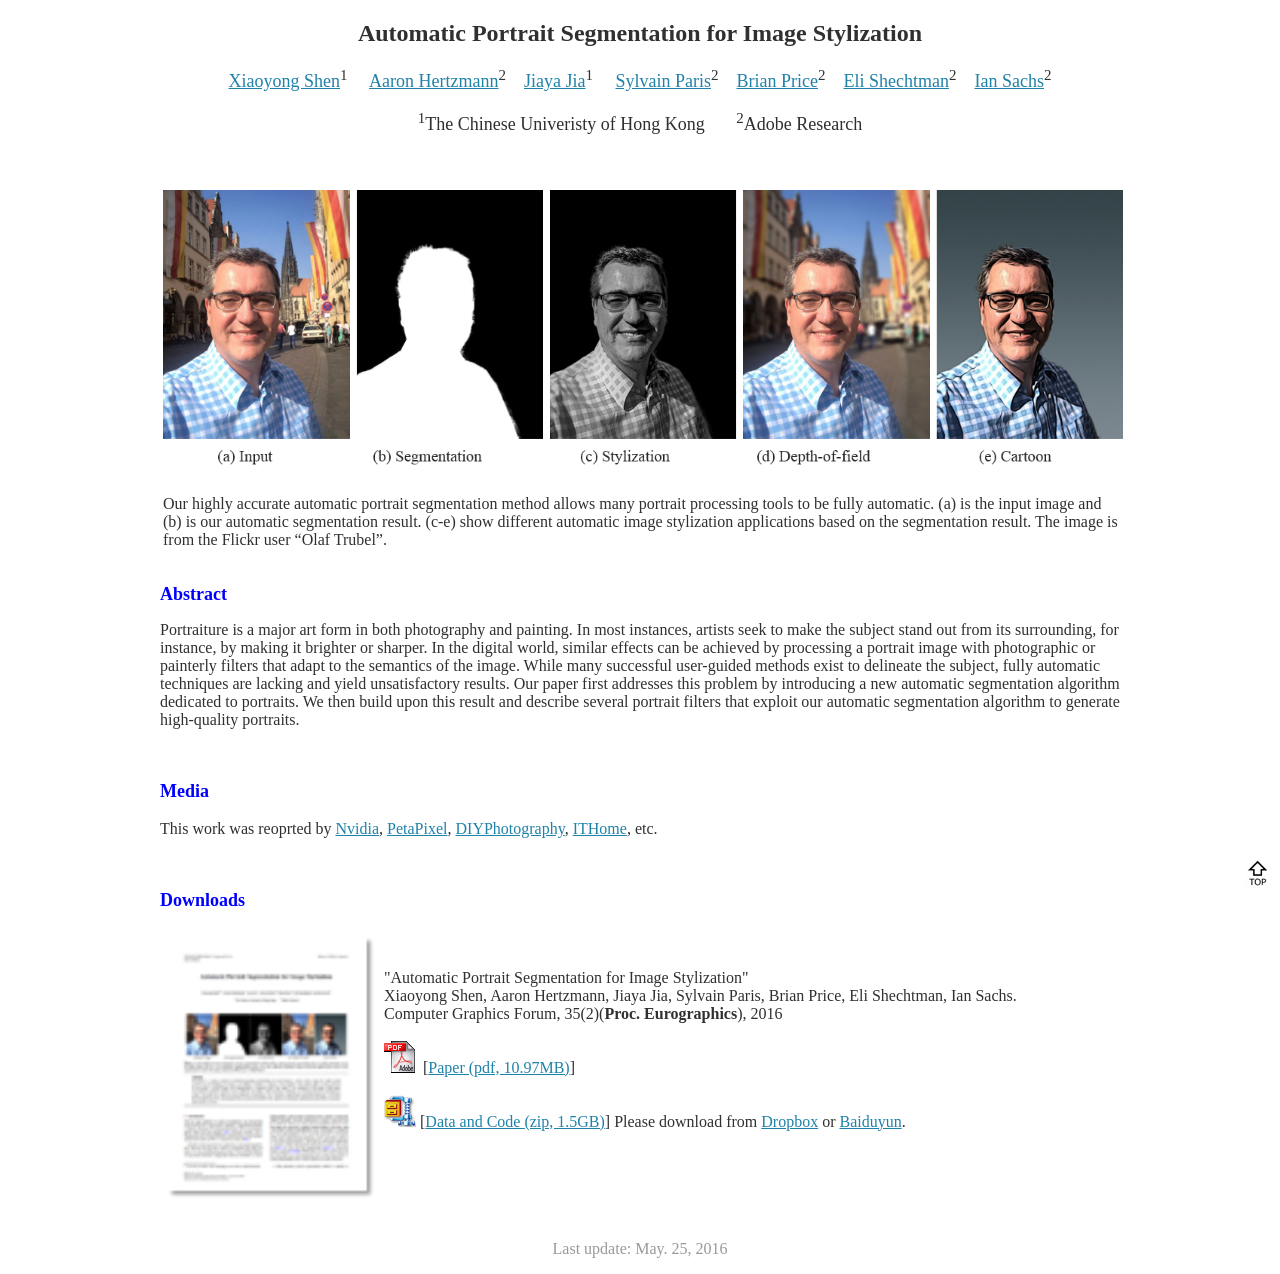
<file: webpage_portrait/index.html>
<!DOCTYPE html PUBLIC "-//W3C//DTD HTML 4.01 Transitional//EN" "http://www.w3.org/TR/html4/loose.dtd">
<html>
<head>
<meta http-equiv="Content-Type" content="text/html; charset=UTF-8">
<link href="main.css" rel="stylesheet" media="all">
<meta name="description" content="Automatic Portrait Segmentation" />
<meta name="keywords" content="segmentation, portrait, automatic, stylization, beautification, depth-of-field, background editing">
<script>
function buttonSwitch(id, text)
{
	old_src = document.getElementById(id).src;
	ind = old_src.lastIndexOf('/');
	document.getElementById(id).src = old_src.substr(0,ind+1) + text;
}


</script>
<title>Automatic Portrait Segmentation for Image Stylization </title>
</head>

<body>

<div id="top_arrow" style="position: fixed; bottom: 10px; right: 10px;">
<a href="#title">
<img src="./figures/top_arrow.jpg" style="border: 0pt none ; width: 26px; height: 32px;"/></a>
</div>


<h2 id="title" class="auto-style1">
<!--<img alt="" class="style4" height="135" src="figures/siga_2012.jpg" style="float: left" width="123">-->
Automatic Portrait Segmentation for Image Stylization</h2>
<p class="auto-style7"  align="center">
	<a href="http://xiaoyongshen.me" target="_blank">Xiaoyong Shen</a><sup>1</sup> &nbsp;&nbsp;&nbsp;
	<a href="http://www.dgp.toronto.edu/~hertzman/" target="_blank">Aaron Hertzmann</a><sup>2</sup> &nbsp;&nbsp;&nbsp;<a href="http://www.cse.cuhk.edu.hk/leojia/" target="_blank">Jiaya Jia</a><sup>1</sup> &nbsp;&nbsp;&nbsp;
	<a href="http://people.csail.mit.edu/sparis/" target="_blank">Sylvain Paris</a><sup>2</sup>&nbsp;&nbsp;&nbsp;
	<a href="http://www.adobe.com/technology/people/san-jose/brian-price.html" target="_blank">Brian Price</a><sup>2</sup>&nbsp;&nbsp;&nbsp;
	<a href="http://www.adobe.com/technology/people/seattle/eli-shechtman.html" target="_blank">Eli Shechtman</a><sup>2</sup>&nbsp;&nbsp;&nbsp;
	<a href="http://www.imdb.com/name/nm1603527/" target="_blank">Ian Sachs</a><sup>2</sup>
</p>

<p class="auto-style7"  align="center"><sup>1</sup>The Chinese Univeristy of Hong Kong&nbsp;&nbsp;&nbsp;&nbsp;&nbsp;&nbsp;&nbsp;<sup>2</sup>Adobe Research</p>
<!--<p class="auto-style7"  align="center">&nbsp;&nbsp;&nbsp; </p>-->
<p align=left>&nbsp;</p>
<p align="center">
<table style="width:960px" align="center">
<tr>
	<td><img width=960px alt="" src="figures/teaser.png"></td>	
</tr>
<tr>
	<td><p class="auto-style5">Our highly accurate automatic portrait segmentation method allows many portrait processing tools to be fully automatic. (a) is the input image and (b) is our automatic segmentation result. (c-e) show different automatic image stylization applications based on the segmentation result. The image is from the Flickr user “Olaf Trubel”.</p></td>
</tr>
</table>

<p class="style2"><strong><span class="auto-style6">Abstract</span></strong></p>
<p class="auto-style5">Portraiture is a major art form in both photography and painting. In most instances, artists seek to make the subject stand out from its surrounding, for instance, by making it brighter or sharper. In the digital world, similar effects can be achieved by processing a portrait image with photographic or painterly filters that adapt to the semantics of the image. While many successful user-guided methods exist to delineate the subject, fully automatic techniques are lacking and yield unsatisfactory results. Our paper first addresses this problem by introducing a new automatic segmentation algorithm dedicated to portraits. We then build upon this result and describe several portrait filters that exploit our automatic segmentation algorithm to generate high-quality portraits.
</p>
<p class="auto-style5">&nbsp;</p>

<p id="Media", class="auto-style4"><strong>Media</strong></p>
<p class="auto-style5">
This work was reoprted by <a href="https://news.developer.nvidia.com/new-deep-learning-method-enhances-your-selfies/">Nvidia</a>, <a href="http://petapixel.com/2016/06/29/super-accurate-portrait-selection-masking-using-neural-networks/">PetaPixel</a>, <a href="http://www.diyphotography.net/next-smart-selection-powered-neural-network/">DIYPhotography</a>, <a href="http://www.ithome.com/html/digi/237997.htm">ITHome</a>, etc. 
</p> 
<p class="auto-style5">&nbsp;</p>

<p id="downloads", class="auto-style4"><strong>Downloads</strong></p>

<table cellSpacing=4 cellPadding=2 border=0 style="width: 90%">
<tr COLSPAN="2">
	<td align="center" valign="center">
		<img style="padding:0; clear:both; " src="figures/paper_icon.png" align="middle" alt="Snapshot for paper" class="pdf" width="210" />
	</td>
	<td align="left" class="auto-style5">"Automatic Portrait Segmentation for Image Stylization&quot;<br>
Xiaoyong Shen, Aaron Hertzmann, Jiaya Jia, Sylvain Paris, Brian Price, Eli Shechtman, Ian Sachs.
Computer Graphics Forum, 35(2)(<b>Proc. Eurographics</b>), 2016<br><br>
<img alt="" height="32" src="figures/pdf_icon.gif" width="31">&nbsp;&nbsp;[<a href="./papers/portrait_eg16.pdf">Paper (pdf, 10.97MB)</a>]<br><br> 
<img alt="" height="32" width="32" src="figures/zip_icons.jpg">&nbsp;[<a href=""]>Data and Code (zip, 1.5GB)</a>] Please download from <a href="https://www.dropbox.com/s/925xcxlvohd0hco/%5BEG_code_data%5D_release.zip?dl=0">Dropbox</a> or <a href="http://pan.baidu.com/s/1bQ4yHC">Baiduyun</a>. <br><br> &nbsp;
</td>
</tr>
</table>
<br>

<p class="auto-style1"><font color="#999999">Last update: May. 25, 2016</font></p>


</body>

</html>
</file>
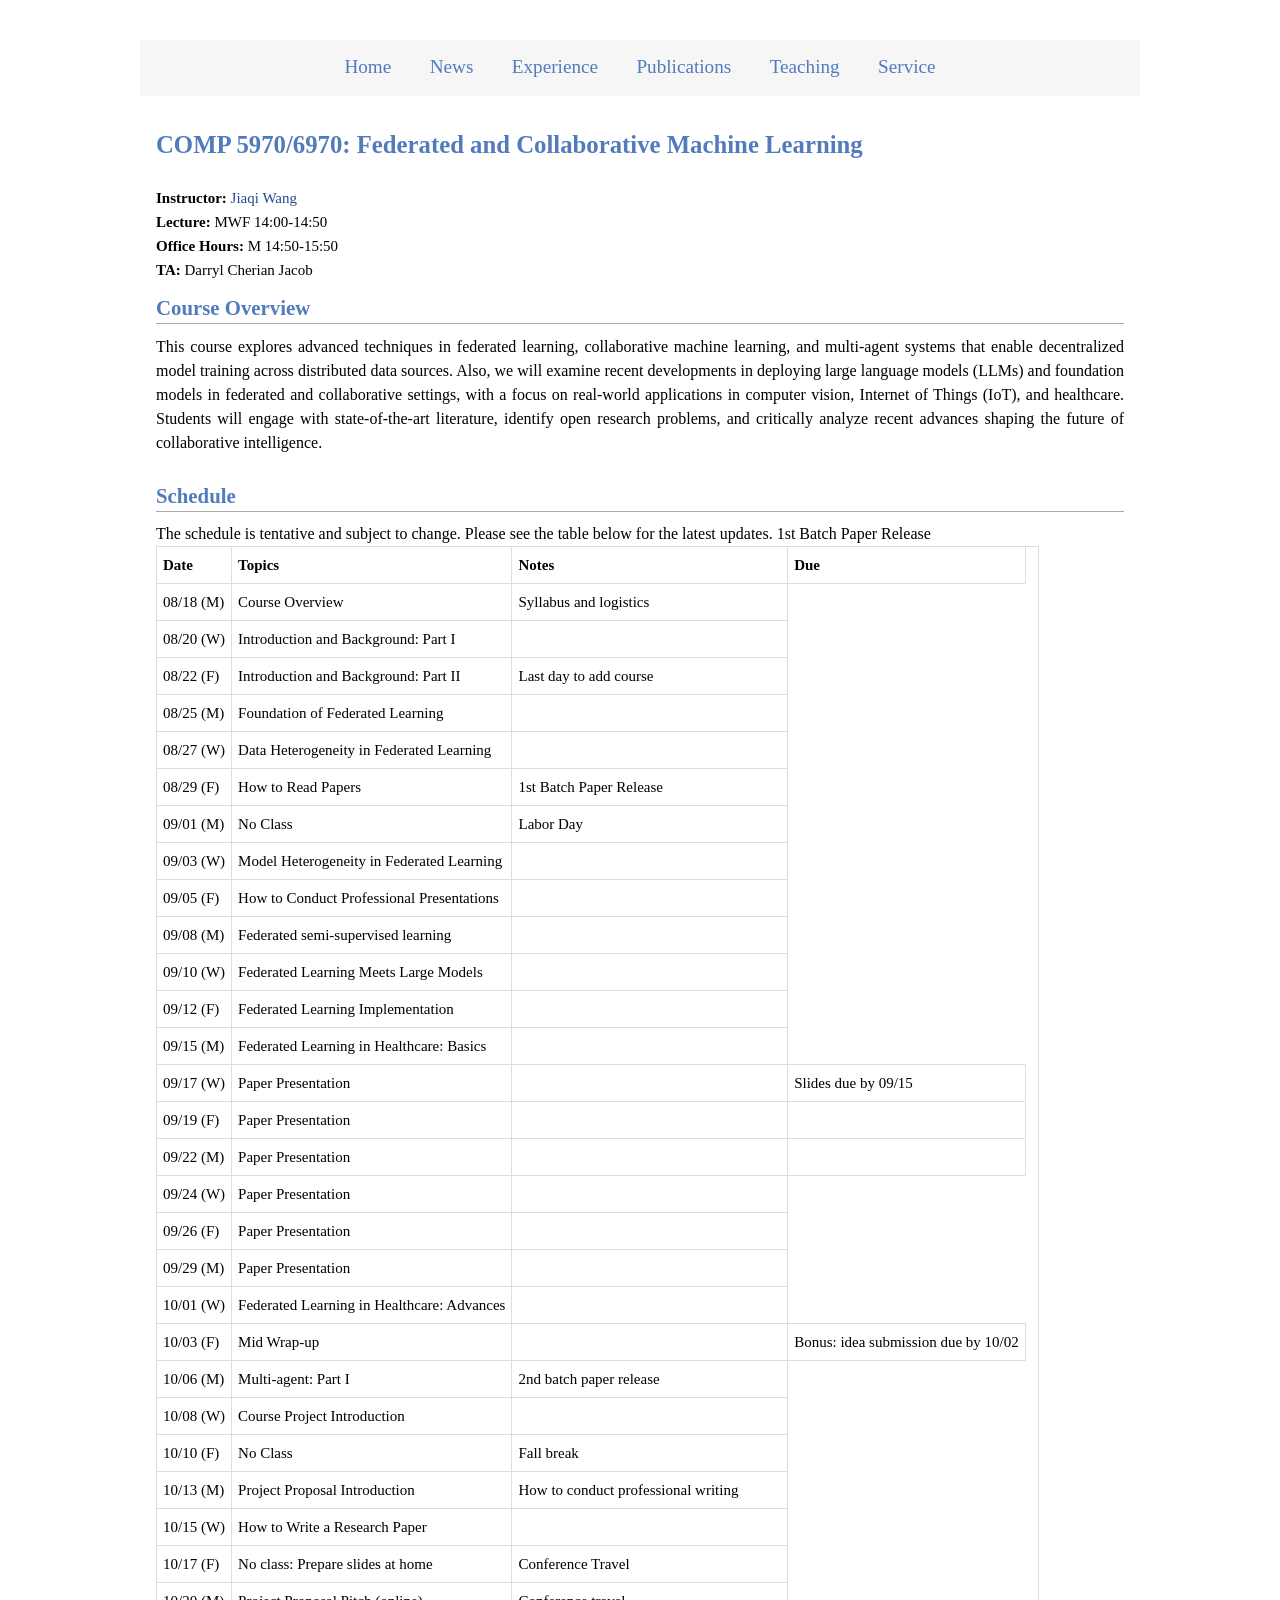
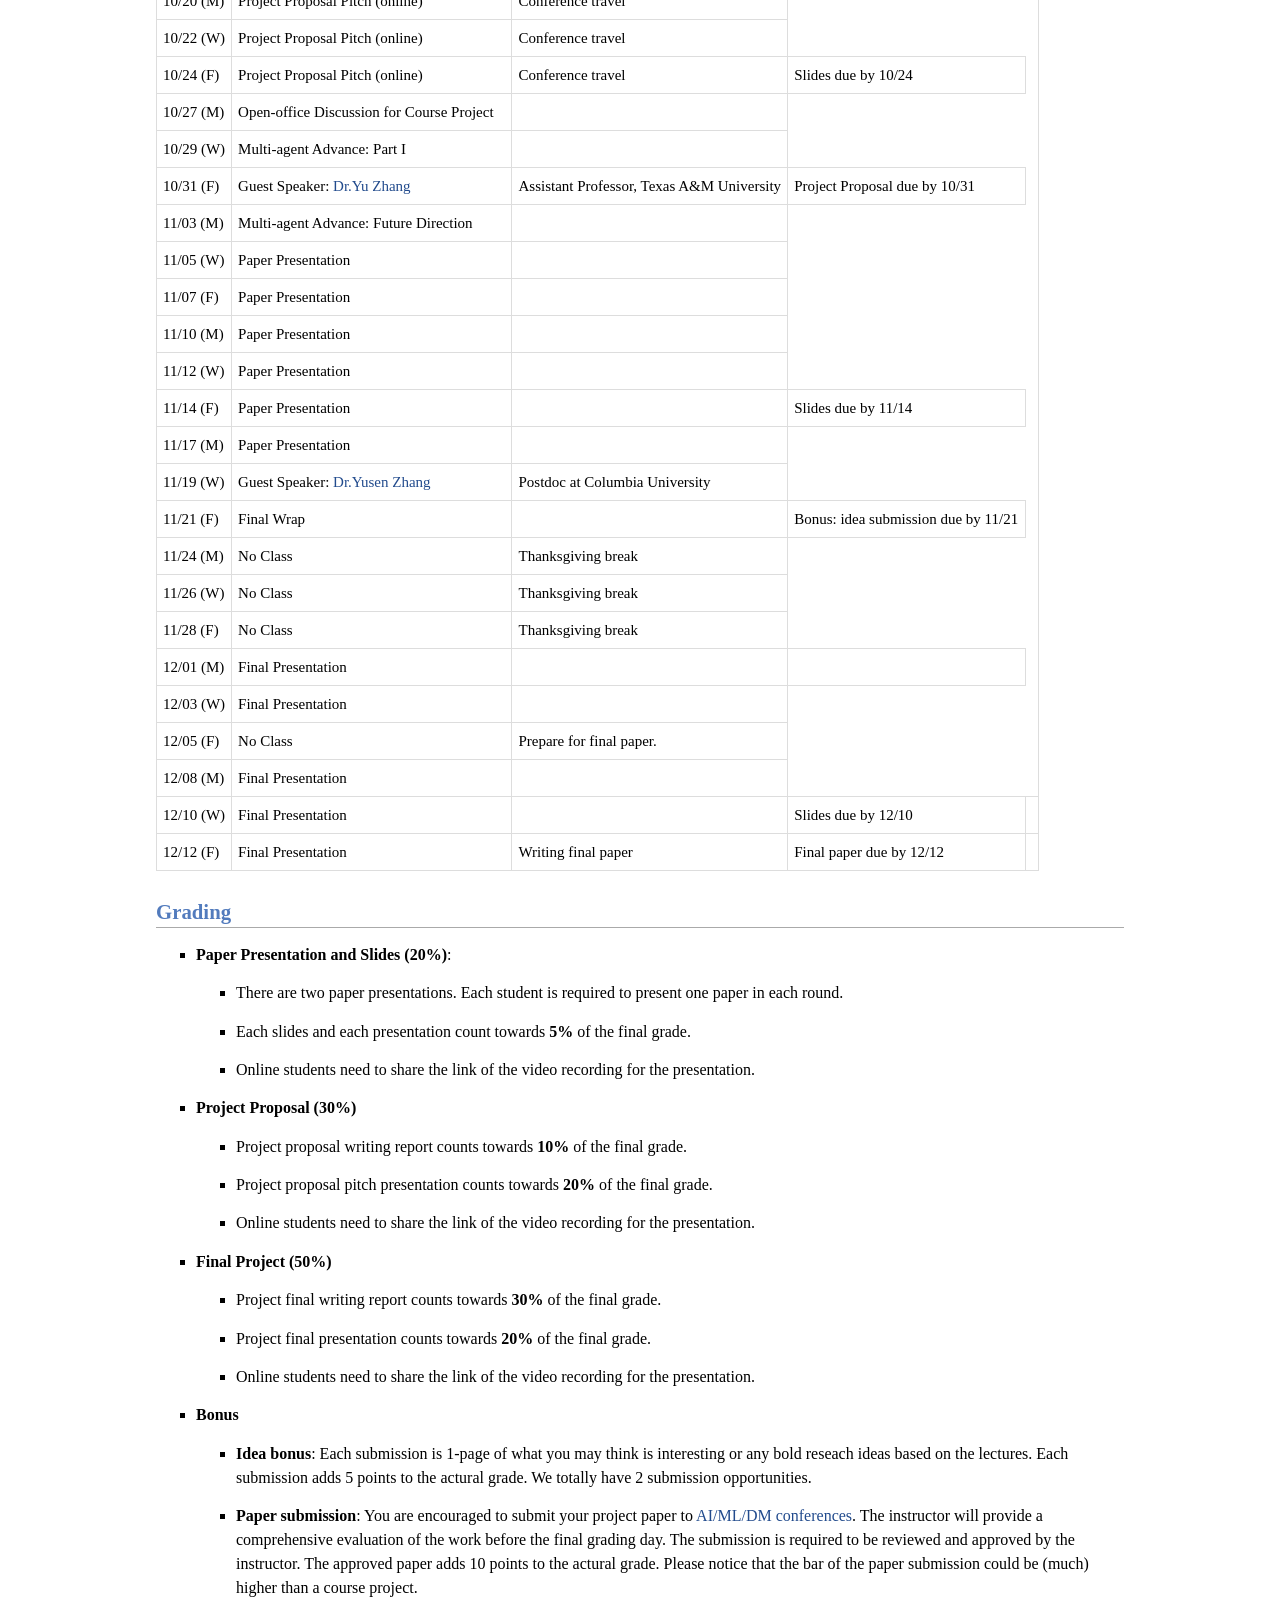
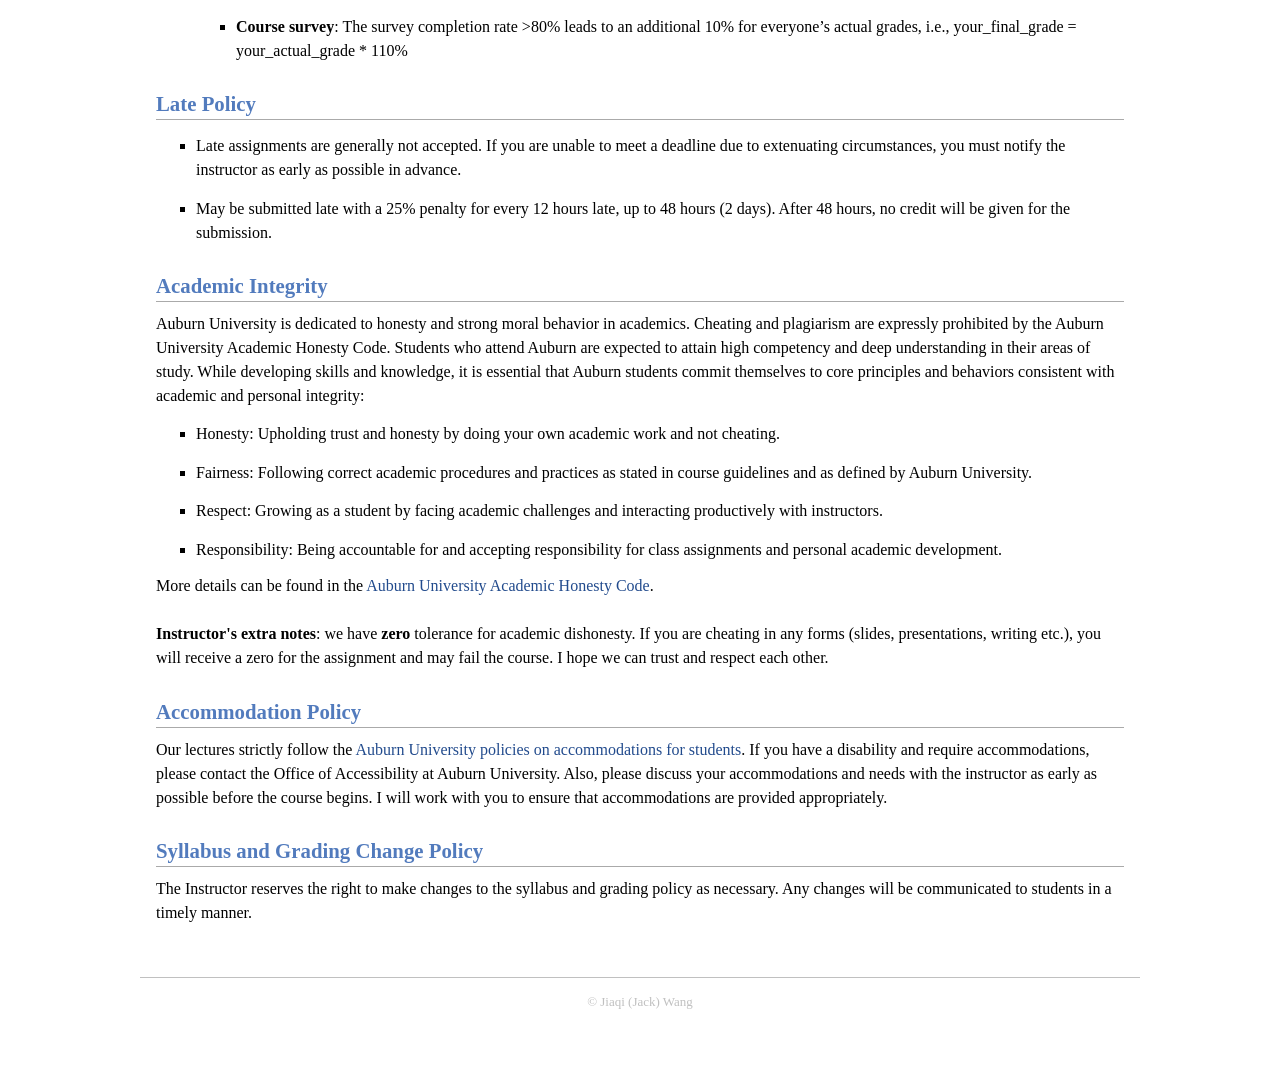
<file: 25fall.html>
<!DOCTYPE html PUBLIC "-//W3C//DTD XHTML 1.1//EN"
  "http://www.w3.org/TR/xhtml11/DTD/xhtml11.dtd">
<html xmlns="http://www.w3.org/1999/xhtml" xml:lang="en">
<head>
<link rel="shortcut icon" type="image/png" href="pic/Q.png">
<meta http-equiv="Content-Type" content="text/html;charset=utf-8" />
<meta name="keywords" content="Jiaqi Wang, Jack Wang, Wang Jiaqi, IST, CS, PSU, ZJU, Zhejiang University, Data Science, Security, Machine Learning, Privacy, Optimization"> 
<meta name="description" content="Jiaqi Wang's Homepage">
<link rel="stylesheet" href="jemdoc.css" type="text/css" />
<title>Jiaqi Wang</title>
<script type="text/javascript">









  var _gaq = _gaq || [];
  _gaq.push(['_setAccount', 'UA-39824124-1']);
  _gaq.push(['_trackPageview']);

  (function() {
    var ga = document.createElement('script'); ga.type = 'text/javascript'; ga.async = true;
    ga.src = ('https:' == document.location.protocol ? 'https://ssl' : 'http://www') + '.google-analytics.com/ga.js';
    var s = document.getElementsByTagName('script')[0]; s.parentNode.insertBefore(ga, s);
  })();

</script>
<script type="text/javascript">
   function toggle_visibility(id) {
       var e = document.getElementById(id);
       if(e.style.display == 'block')
          e.style.display = 'none';
       else
          e.style.display = 'block';
   }
</script>

</head>
<body >


<div id="layout-menu">
    <a href="./index.html">Home</a>
    <a href="./index.html#news">News</a>
    <a href="./index.html#experience">Experience</a>
    <a href="./index.html#publications">Publications</a>
    <!-- <a href="./index.html#publications">Products</a> -->
    <a href="./index.html#teaching">Teaching</a>
    <a href="./index.html#service">Service</a>
    <!-- <a href="./CV_Xin_Wang.pdf">CV</a> -->
</div>

<div id="layout-content" style="margin-top:25px">


<table style="border-collapse: separate; border: none;" cellspacing="0px">
    <tbody>
        <tr>
            <td width="50%" style="border: none; padding: 0;">
                <div id="toptitle">                 
                <h1>COMP 5970/6970: Federated and Collaborative Machine Learning</h1>
                </div>
                <!-- <div> -->
                <p style="text-align: justify;">
                <div align="justify">
                    <b>Instructor:</b> <a href="https://jackqqwang.github.io/index.html">Jiaqi Wang</a><br>
                    <b>Lecture: </b>MWF 14:00-14:50<br>
                    <b>Office Hours: </b>M 14:50-15:50<br>
                    <b>TA:</b> Darryl Cherian Jacob<br> 
            </td>
        <tr>
    </tbody>
</table>

<h2 style="margin-top: 0;">Course Overview</h2>
<div align="justify">This course explores advanced techniques in federated learning, collaborative machine learning, and multi-agent systems that enable decentralized model training across distributed data sources. Also, we will examine recent developments in deploying large language models (LLMs) and foundation models in federated and collaborative settings, with a focus on real-world applications in computer vision, Internet of Things (IoT), and healthcare. Students will engage with state-of-the-art literature, identify open research problems, and critically analyze recent advances shaping the future of collaborative intelligence.</div>


<h2>Schedule</h2>
The schedule is tentative and subject to change. Please see the table below for the latest updates.

<style>
    table, th, td {
        border: 1px solid #ddd;
    }
    table {
        border-collapse: collapse;
        font-size: 15px;
    }
    th, td {
        padding: 6px;
        font-size: 15px;
        white-space: nowrap;
    }
    th {
        font-weight: bold;
    }
</style>
<table>
    <thead>
        <tr>
            <th>Date</th>
            <th>Topics</th>
            <th>Notes</th>
            <th>Due</th>
        </tr>
    </thead>
    <tbody>
        <tr>
            <td>08/18 (M)</td>
            <td>Course Overview</td>
            <td>Syllabus and logistics</td>
        </tr>
        <tr>
            <td>08/20 (W)</td>
            <td>Introduction and Background: Part I</td>
            <td></td>
        </tr>
        <tr>
            <td>08/22 (F)</td>
            <td>Introduction and Background: Part II</td>
            <td>Last day to add course</td>
        </tr>
        <tr>
            <td>08/25 (M)</td>
            <td>Foundation of Federated Learning</td>
            <td></td>
        </tr>
        <tr>
            <td>08/27 (W)</td>
            <td>Data Heterogeneity in Federated Learning</td>
            <td></td>
        </tr>
        <tr>
            <td>08/29 (F)</td>
            <td>How to Read Papers</td>
            <td>1st Batch Paper Release</td>
        </tr>
        <tr>
            <td>09/01 (M)</td>
            <td>No Class</td>
            <td>Labor Day</td>
        </tr>
        <tr>
            <td>09/03 (W)</td>
            <td>Model Heterogeneity in Federated Learning</td>
            <td></td>
        </tr>
        <tr>
            <td>09/05 (F)</td>
            <td>How to Conduct Professional Presentations</td>
            <td></td>
        </tr>
        <tr>
            <td>09/08 (M)</td>
            <td>Federated semi-supervised learning</td>
            <td></td>
        </tr>
        <tr>
            <td>09/10 (W)</td>
            <td>Federated Learning Meets Large Models</td>
            <td></td>
        </tr>
        <tr>
            <td>09/12 (F)</td>
            <td>Federated Learning Implementation</td>
            <td></td>
        </tr>
        <tr>
            <td>09/15 (M)</td>
            <td>Federated Learning in Healthcare: Basics</td>
            <td></td>
        </tr>
        <tr>
            <td>09/17 (W)</td>
            <td>Paper Presentation</td>
            <td></td>
            <td>Slides due by 09/15</td>
        </tr>
        <tr>
            <td>09/19 (F)</td>
            <td>Paper Presentation</td>
            <td></td>
            <td></td>
        </tr>
        <tr>
            <td>09/22 (M)</td>
            <td>Paper Presentation</td>
            <td></td>
            <td></td>
        </tr>
        <tr>
            <td>09/24 (W)</td>
            <td>Paper Presentation</td>
            <td></td>
        </tr>
        <tr>
            <td>09/26 (F)</td>
            <td>Paper Presentation</td>
            <td></td>
        </tr>
        <tr>
            <td>09/29 (M)</td>
            <td>Paper Presentation</td>
            <td></td>
        </tr>
        <tr>
            <td>10/01 (W)</td>
            <td>Federated Learning in Healthcare: Advances</td>
            <td></td>
        </tr>
        <tr>
            <td>10/03 (F)</td>
            <td>Mid Wrap-up</td>
            <td></td>
            <td>Bonus: idea submission due by 10/02</td>
        </tr>
        <tr>
            <td>10/06 (M)</td>
            <td>Multi-agent: Part I</td>
            <td>2nd batch paper release</td>
        </tr>
        <tr>
            <td>10/08 (W)</td>
            <td>Course Project Introduction</td>
            <td></td>
        </tr>1st Batch Paper Release
        <tr>
            <td>10/10 (F)</td>
            <td>No Class</td>
            <td>Fall break</td>
        </tr>
        <tr>
            <td>10/13 (M)</td>
            <td>Project Proposal Introduction</td>
            <td>How to conduct professional writing</td>
        </tr>
        <tr>
            <td>10/15 (W)</td>
            <td>How to Write a Research Paper</td>
            <td></td>
        </tr>
        <tr>
            <td>10/17 (F)</td>
            <td>No class: Prepare slides at home</td>
            <td>Conference Travel</td>
            
        </tr>
        <tr>
            <td>10/20 (M)</td>
            <td>Project Proposal Pitch (online)</td>
            <td>Conference travel</td>
            <!-- <td>Slides due by 10/24</td> -->
        </tr>
        <tr>
            <td>10/22 (W)</td>
            <td>Project Proposal Pitch (online)</td>
            <td>Conference travel</td>
        </tr>
        <tr>
            <td>10/24 (F)</td>
            <td>Project Proposal Pitch (online)</td>
            <td>Conference travel</td>
            <td>Slides due by 10/24</td>
        </tr>
        <tr>
            <td>10/27 (M)</td>
            <td>Open-office Discussion for Course Project</td>
            <td></td>
        </tr>
        <tr>
            <td>10/29 (W)</td>
            <td>Multi-agent Advance: Part I</td>
            <td></td>
        </tr>
        <tr>
            <td>10/31 (F)</td>
            <td>Guest Speaker: <a href="https://yuzhimanhua.github.io/">Dr.Yu Zhang</a></td>
            <td>Assistant Professor, Texas A&M University</td>
            <td>Project Proposal due by 10/31</td>
        </tr>
        <tr>
            <td>11/03 (M)</td>
            <td>Multi-agent Advance: Future Direction</td>
            <td></td>
        </tr>
        <tr>
            <td>11/05 (W)</td>
            <td>Paper Presentation</td>
            <td></td>
            <!-- <td>Slides due by 11/04</td> -->
        </tr>
        <tr>
            <td>11/07 (F)</td>
            <td>Paper Presentation</td>
            <td></td>
            <!-- <td>Slides due by 11/06</td> -->
        </tr>
        <tr>
            <td>11/10 (M)</td>
            <td>Paper Presentation</td>
            
            <td></td>
        </tr>
        <tr>
            <td>11/12 (W)</td>
            <td>Paper Presentation</td>
            <td></td>
        </tr>
        <tr>
            <td>11/14 (F)</td>
            <td>Paper Presentation</td>
            <td></td>
            <td>Slides due by 11/14</td>
        </tr>
        <tr>
            <td>11/17 (M)</td>
            <td>Paper Presentation</td>
            <td></td>
            
        </tr>
        <tr>
            <td>11/19 (W)</td>
            <td>Guest Speaker: <a href="https://yuszh.com/">Dr.Yusen Zhang</a></td>
            <td>Postdoc at Columbia University</td>
        </tr>
        <tr>
            <td>11/21 (F)</td>
            <td>Final Wrap</td>
            <td></td>
            <td>Bonus: idea submission due by 11/21</td>
        </tr>
        <tr>
            <td>11/24 (M)</td>
            <td>No Class</td>
            <td>Thanksgiving break</td>
        </tr>
        <tr>
            <td>11/26 (W)</td>
            <td>No Class</td>
            <td>Thanksgiving break</td>
        </tr>
        <tr>
            <td>11/28 (F)</td>
            <td>No Class</td>
            <td>Thanksgiving break</td>
        </tr>
        <tr>
            <td>12/01 (M)</td>
            <td>Final Presentation</td>
            <td></td>
            <td></td>
        </tr>
        <tr>
            <td>12/03 (W)</td>
            <td>Final Presentation</td>
            <td></td>
        </tr>
        <tr>
            <td>12/05 (F)</td>
            <td>No Class</td>
            <td>Prepare for final paper.</td>
        </tr>
        <tr>
            <td>12/08 (M)</td>
            <td>Final Presentation</td>
            <td></td>
        </tr>
        <tr>
            <td>12/10 (W)</td>
            <td>Final Presentation</td>
            <td></td>
            <td>Slides due by 12/10</td>
            <td></td>
        </tr>
        <tr>
            <td>12/12 (F)</td>
            <td>Final Presentation</td>
            <td>Writing final paper</td>
            <td>Final paper due by 12/12</td>
        </tr>
    </tbody>
</table>

<h2>Grading</h2>

<!-- <p style="text-align:justify; text-justify:inter-ideograph;">The final grades are decided by the following parts:</a>.</p>	 -->

<ul>
    <li>
        <b>Paper Presentation and Slides (20%)</b>: 
        <ul>
            <li>There are two paper presentations. Each student is required to present one paper in each round.</li>
            <li>Each slides and each presentation count towards <b>5%</b> of the final grade.</li>
            <li>Online students need to share the link of the video recording for the presentation.</li>
        </ul>
    </li>

    <li>
        <b>Project Proposal (30%)</b>
        <ul>
            <li>Project proposal writing report counts towards <b>10%</b> of the final grade.</li>
            <li>Project proposal pitch presentation counts towards <b>20%</b> of the final grade.</li>
            <li>Online students need to share the link of the video recording for the presentation.</li>
        </ul>
    </li>
    <li>
        <b>Final Project (50%)</b>
        <ul>
            <li>Project final writing report counts towards <b>30%</b> of the final grade.</li>
            <li>Project final presentation counts towards <b>20%</b> of the final grade.</li>
            <li>Online students need to share the link of the video recording for the presentation.</li>
        </ul>
    </li>

    <li>
        <b>Bonus</b>
        <ul>
            <li><b>Idea bonus</b>: Each submission is 1-page of what you may think is interesting or any bold reseach ideas based on the lectures. 
                Each submission adds 5 points to the actural grade. We totally have 2 submission opportunities.
            </li>
            <li><b>Paper submission</b>: You are encouraged to submit your project paper to 
                <a href="https://aideadlin.es/?sub=ML,CV,CG,NLP,RO,SP,DM,AP,KR,HCI">AI/ML/DM conferences</a>.
                 The instructor will provide a comprehensive evaluation of the work before the final grading day. 
                 The submission is required to be reviewed and approved by the instructor. The approved paper adds 10 points to the actural grade.
                Please notice that the bar of the paper submission could be (much) higher than a course project.</li>

            <li><b>Course survey</b>: The survey completion rate >80% leads to an additional 10% for everyone’s actual grades, i.e., your_final_grade = your_actual_grade * 110%</li>
        </ul>
    </li>
</ul>

<h2>Late Policy</h2>

<ul>
<li>Late assignments are generally not accepted. If you are unable to meet a deadline due to extenuating circumstances, you must notify the instructor as early as possible in advance.</li>
<li>May be submitted late with a 25% penalty for every 12 hours late, up to 48 hours (2 days).
    After 48 hours, no credit will be given for the submission.</li>
</ul>

<h2>Academic Integrity</h2>
Auburn University is dedicated to honesty and strong moral behavior in academics. Cheating and plagiarism are expressly prohibited by the Auburn University Academic Honesty Code.

Students who attend Auburn are expected to attain high competency and deep understanding in their areas of study. While developing skills and knowledge, it is essential that Auburn students commit themselves to core principles and behaviors consistent with academic and personal integrity:

<ul>
    <li>Honesty: Upholding trust and honesty by doing your own academic work and not cheating. </li>
    <li>Fairness: Following correct academic procedures and practices as stated in course guidelines and as defined by Auburn University.
    <li>Respect: Growing as a student by facing academic challenges and interacting productively with instructors.</li>
    <li>Responsibility: Being accountable for and accepting responsibility for class assignments and personal academic development.</li>
</li>
</ul>
More details can be found in the <a href="https://www.auburn.edu/academic/provost/academic-honesty/">Auburn University Academic Honesty Code</a>.<br>

<br>
<b>Instructor's extra notes</b>: we have <b>zero</b> tolerance for academic dishonesty. If you are cheating in any forms (slides, presentations, writing etc.), 
you will receive a zero for the assignment and may fail the course. I hope we can trust and respect each other.


<h2>Accommodation Policy</h2>
Our lectures strictly follow the <a href="https://accessibility.auburn.edu/faculty/university-policy-regarding-disabilities/">Auburn University policies on accommodations for students</a>.
If you have a disability and require accommodations, please contact the Office of Accessibility at Auburn University. Also, please discuss your accommodations and needs with the instructor as early as possible before the course begins. I will work with you to ensure that accommodations are provided appropriately.
<h2>Syllabus and Grading Change Policy</h2>
The Instructor reserves the right to make changes to the syllabus and grading policy as necessary. Any changes will be communicated to students in a timely manner.


</div>




<div id="footer">
    <div id="footer-text"></div>
<p>
<center>
    &copy; Jiaqi (Jack) Wang
</center>
</p>

</div>



</div>
</body>
</html>
</file>
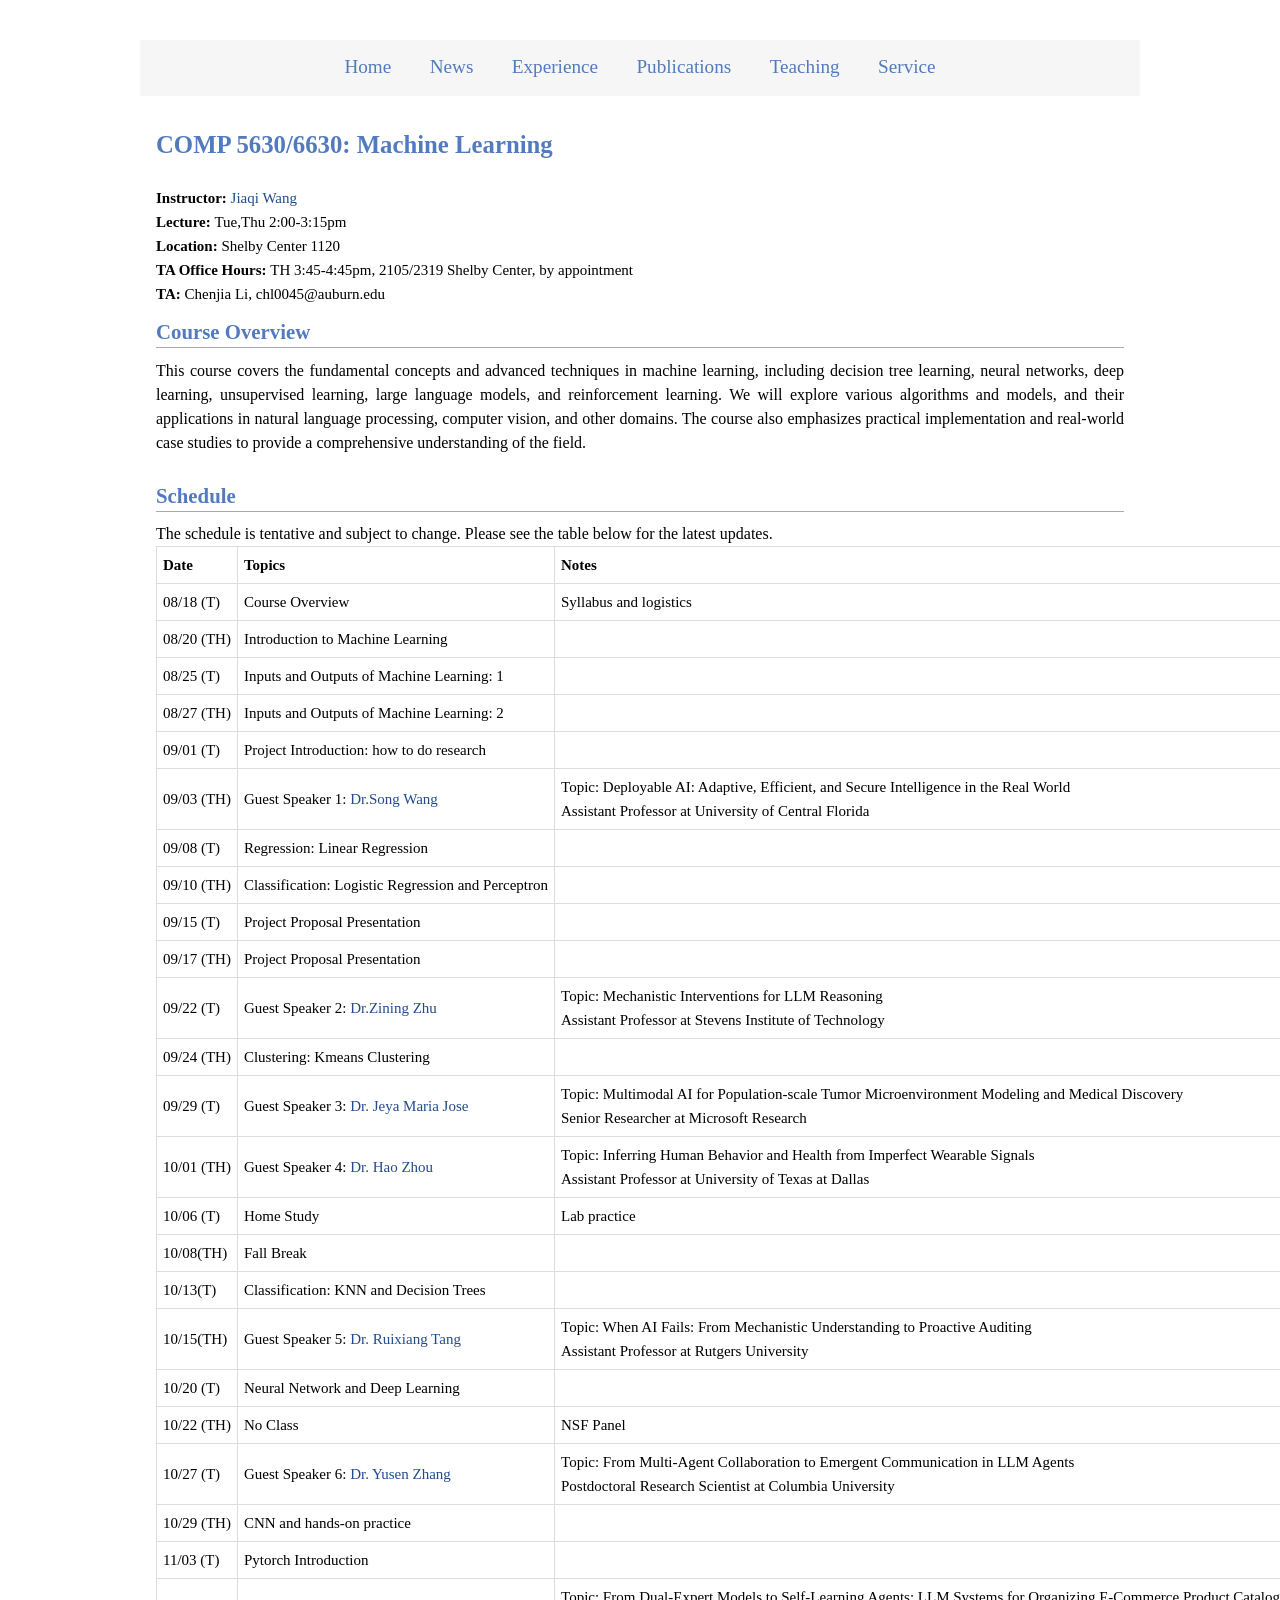
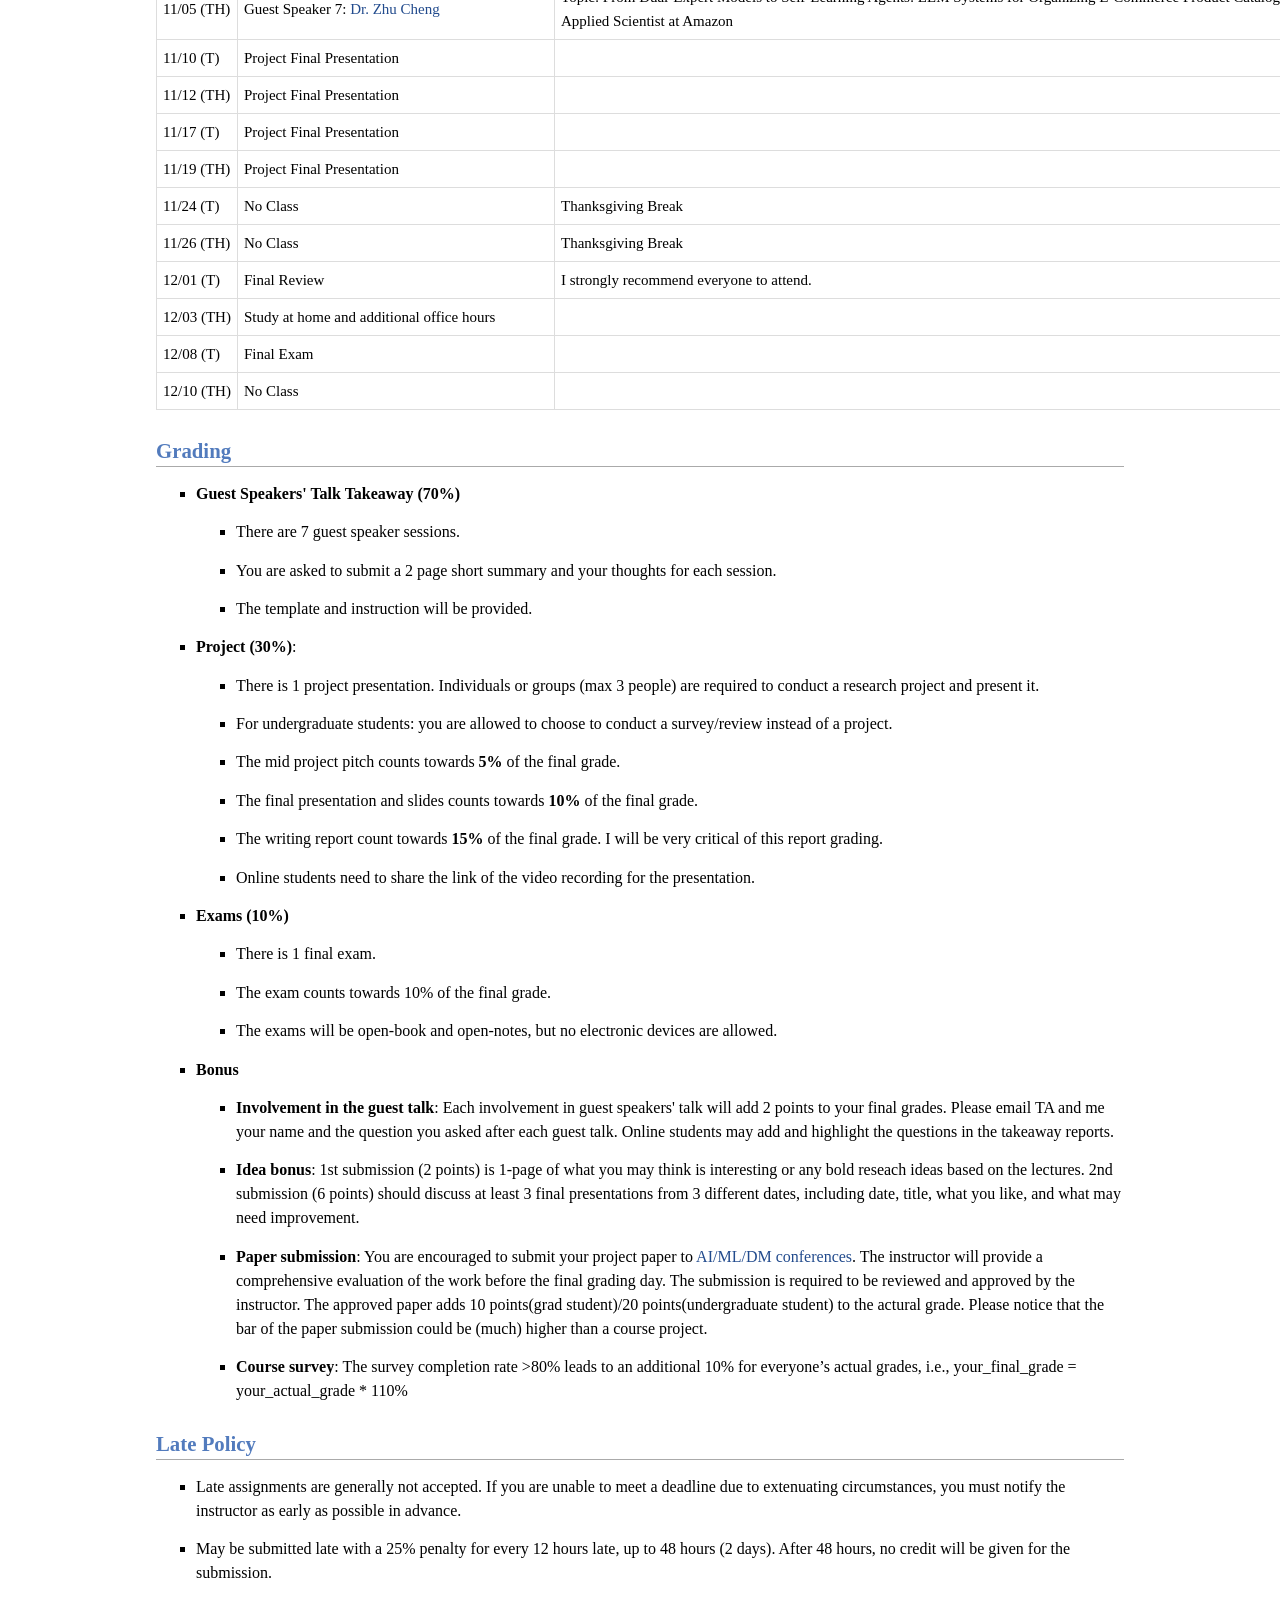
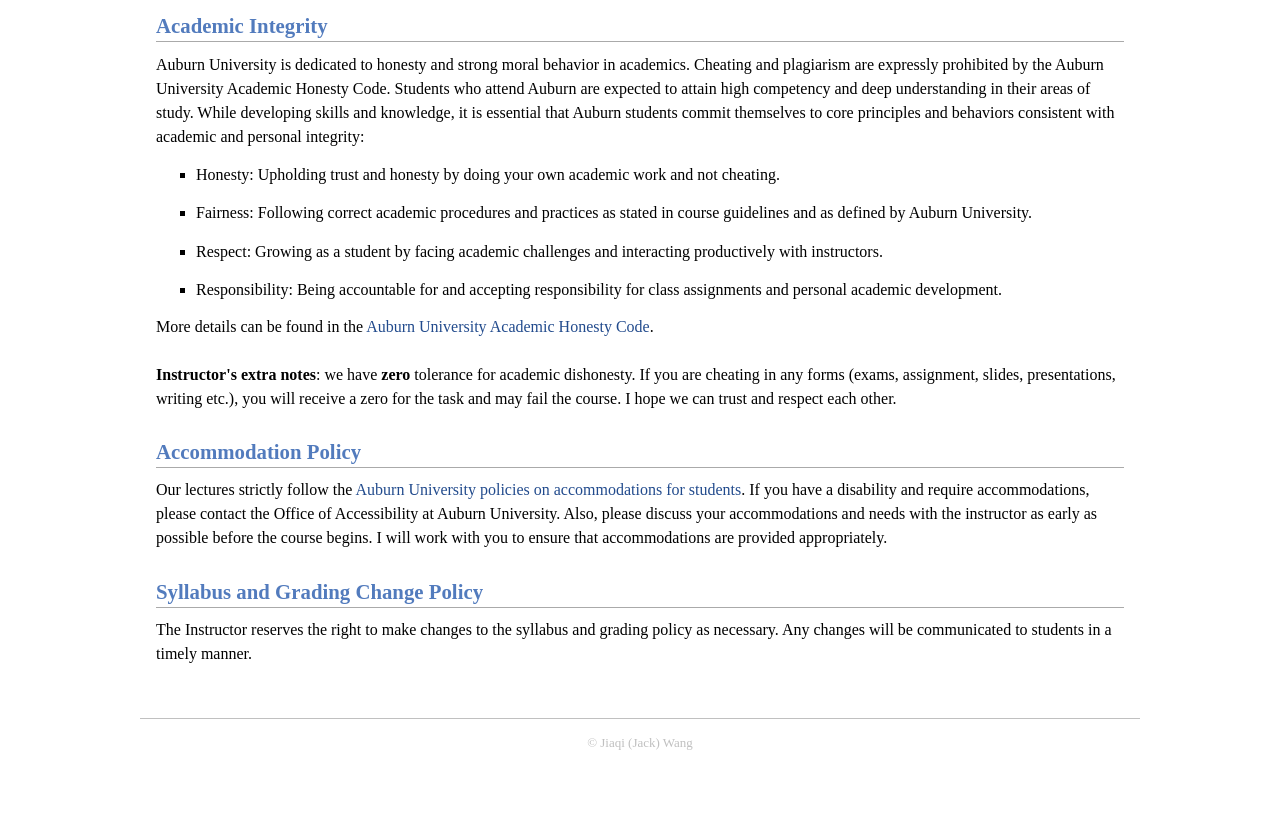
<file: 26fall.html>
<!DOCTYPE html PUBLIC "-//W3C//DTD XHTML 1.1//EN"
  "http://www.w3.org/TR/xhtml11/DTD/xhtml11.dtd">
<html xmlns="http://www.w3.org/1999/xhtml" xml:lang="en">
<head>
<link rel="shortcut icon" type="image/png" href="pic/Q.png">
<meta http-equiv="Content-Type" content="text/html;charset=utf-8" />
<meta name="keywords" content="Jiaqi Wang, Jack Wang, Wang Jiaqi, IST, CS, PSU, ZJU, Zhejiang University, Data Science, Security, Machine Learning, Privacy, Optimization"> 
<meta name="description" content="Jiaqi Wang's Homepage">
<link rel="stylesheet" href="jemdoc.css" type="text/css" />
<title>Jiaqi Wang</title>
<script type="text/javascript">









  var _gaq = _gaq || [];
  _gaq.push(['_setAccount', 'UA-39824124-1']);
  _gaq.push(['_trackPageview']);

  (function() {
    var ga = document.createElement('script'); ga.type = 'text/javascript'; ga.async = true;
    ga.src = ('https:' == document.location.protocol ? 'https://ssl' : 'http://www') + '.google-analytics.com/ga.js';
    var s = document.getElementsByTagName('script')[0]; s.parentNode.insertBefore(ga, s);
  })();

</script>
<script type="text/javascript">
   function toggle_visibility(id) {
       var e = document.getElementById(id);
       if(e.style.display == 'block')
          e.style.display = 'none';
       else
          e.style.display = 'block';
   }
</script>

</head>
<body >


<div id="layout-menu">
    <a href="./index.html">Home</a>
    <a href="./index.html#news">News</a>
    <a href="./index.html#experience">Experience</a>
    <a href="./index.html#publications">Publications</a>
    <!-- <a href="./index.html#publications">Products</a> -->
    <a href="./index.html#teaching">Teaching</a>
    <a href="./index.html#service">Service</a>
    <!-- <a href="./CV_Xin_Wang.pdf">CV</a> -->
</div>

<div id="layout-content" style="margin-top:25px">


<table style="border-collapse: separate; border: none;" cellspacing="0px">
    <tbody>
        <tr>
            <td width="50%" style="border: none; padding: 0;">
                <div id="toptitle">                 
                <h1>COMP 5630/6630: Machine Learning</h1>
                </div>
                <!-- <div> -->
                <p style="text-align: justify;">
                <div align="justify">
                    <b>Instructor:</b> <a href="https://jackqqwang.github.io/index.html">Jiaqi Wang</a><br>
                    <b>Lecture: </b>Tue,Thu 2:00-3:15pm<br>
                    <b>Location:</b> Shelby Center 1120<br>
                    <b>TA Office Hours: </b>TH 3:45-4:45pm, 2105/2319 Shelby Center, by appointment<br>
                    <b>TA:</b> Chenjia Li, chl0045@auburn.edu<br> 
            </td>
        <tr>
    </tbody>
</table>

<h2 style="margin-top: 0;">Course Overview</h2>
<div align="justify">This course covers the fundamental concepts and advanced techniques in machine learning, 
    including decision tree learning, neural networks, deep learning, unsupervised learning, large language models, and reinforcement learning.
     We will explore various algorithms and models, and their applications in natural language processing, computer vision, and other domains. 
     The course also emphasizes practical implementation and real-world case studies to provide a comprehensive understanding of the field.</div>



<h2>Schedule</h2>
The schedule is tentative and subject to change. Please see the table below for the latest updates.

<style>
    table, th, td {
        border: 1px solid #ddd;
    }
    table {
        border-collapse: collapse;
        font-size: 15px;
    }
    th, td {
        padding: 6px;
        font-size: 15px;
        white-space: nowrap;
    }
    th {
        font-weight: bold;
    }
</style>
<table>
    <thead>
        <tr>
            <th>Date</th>
            <th>Topics</th>
            <th>Notes</th>
            <th>Due</th>
        </tr>
    </thead>
    <tbody>
        <tr>
            <td>08/18 (T)</td>
            <td>Course Overview</td>
            <td>Syllabus and logistics</td>
        </tr>
        <tr>
            <td>08/20 (TH)</td>
            <td>Introduction to Machine Learning</td>
            <td></td>
        </tr>
        <tr>
            <td>08/25 (T)</td>
            <td>Inputs and Outputs of Machine Learning: 1</td>
            <td></td>
        </tr>
        
        <tr>
            <td>08/27 (TH)</td>
            <td>Inputs and Outputs of Machine Learning: 2</td>
            
            <td></td>
        </tr>
        <tr>
            <td>09/01 (T)</td>
            <td>Project Introduction: how to do research</td>
            <td></td>
        </tr>

        <tr>
            <td>09/03 (TH)</td>
            <td>Guest Speaker 1: <a href="https://songw-sw.github.io/">Dr.Song Wang</a></td>
            <td>Topic: Deployable AI: Adaptive, Efficient, and Secure Intelligence in the Real World <br> Assistant Professor at University of Central Florida</td>
        </tr>

        <tr>
            <td>09/08 (T)</td>
            <td>Regression: Linear Regression</td>
            <td></td>
            <td></td>
        </tr>

        <tr>
            <td>09/10 (TH)</td>
            <td>Classification: Logistic Regression and Perceptron</td>
            <td></td>
            <td>GS 1 Takeaway</td>
        </tr>

    

        <tr>
            <td>09/15 (T)</td>
            <td>Project Proposal Presentation</td>
            <td></td>
        </tr>



        <tr>
            <td>09/17 (TH)</td>
            <td>Project Proposal Presentation</td>
            <td></td>
            <td>Project Proposal Slides</td>
        </tr>


        <tr>
            <td>09/22 (T)</td>
            <td>Guest Speaker 2: <a href="https://www.stevens.edu/profile/zzhu41">Dr.Zining Zhu</a></td>
            <td>Topic: Mechanistic Interventions for LLM Reasoning<br>Assistant Professor at Stevens Institute of Technology</td>
        </tr>



        <tr>
            <td>09/24 (TH)</td>
            <td>Clustering: Kmeans Clustering</td>
            <td></td>
            <td>GS 2 Takeaway</td>
        </tr>


        <tr>
            <td>09/29 (T)</td>
            <td>Guest Speaker 3: <a href="https://jeya-maria-jose.github.io/">Dr. Jeya Maria Jose</a></td>
            <td>Topic: Multimodal AI for Population-scale Tumor Microenvironment Modeling and Medical Discovery<br>Senior Researcher at Microsoft Research</td>
        </tr>


        <tr>
            <td>10/01 (TH)</td>
            <td>Guest Speaker 4: <a href="https://hzhou3.github.io/">Dr. Hao Zhou</a></td>
            <td>Topic: Inferring Human Behavior and Health from Imperfect Wearable Signals<br>Assistant Professor at University of Texas at Dallas</td>

        </tr>
        

        <tr>
            <td>10/06 (T)</td>
            <td>Home Study</td>
            <td>Lab practice</td>
            <td>GS 3 Takeaway</td>
        </tr>


        <tr>
            <td>10/08(TH)</td>
            <td>Fall Break</td>
            <td></td>
        </tr>

        <tr>
            <td>10/13(T)</td>
            <td>Classification: KNN and Decision Trees</td>
            <td></td>
            <td>GS 4 Takeaway</td>
        </tr>


        <tr>
            <td>10/15(TH)</td>
            <td>Guest Speaker 5: <a href="https://www.ruixiangtang.net/">Dr. Ruixiang Tang</a></td>
            <td> Topic: When AI Fails: From Mechanistic Understanding to Proactive Auditing<br>Assistant Professor at Rutgers University</td>
        </tr>




        <tr>
            <td>10/20 (T)</td>
            <td>Neural Network and Deep Learning</td>
            <td></td>
            <td>GS 5 Takeaway</td>
        </tr>

        <tr>
            <td>10/22 (TH)</td>
            <td>No Class</a></td>
            <td>NSF Panel</td>
            <td>Bonus Idea 1</td>

        </tr>


        <tr>
            <td>10/27 (T)</td>
            <td>Guest Speaker 6: <a href="https://yuszh.com/">Dr. Yusen Zhang</td>
            <!-- <td>Postdoctoral Research Scientist at Columbia University</td> -->
            <td>Topic: From Multi-Agent Collaboration to Emergent Communication in LLM Agents<br>Postdoctoral Research Scientist at Columbia University</td>
        </tr>

        <!-- <tr>
            <td>10/27 (T)</td>
            <td>Deep Learning: CNN & RNN</td>
            <td></td>
        </tr> -->
        <tr>
            <td>10/29 (TH)</td>
            <td>CNN and hands-on practice</td>
            <td></td>
            <td></td>
        </tr>

        <tr>
            <td>11/03 (T)</td>
            <td>Pytorch Introduction</td>
            <td></td>
            <td>GS 6 Takeaway</td>
        </tr><tr>
            <td>11/05 (TH)</td>
            <td>Guest Speaker 7: <a href="https://scholar.google.com/citations?user=klGH8zIAAAAJ&hl=en">Dr. Zhu Cheng</a></td>
            <td>Topic: From Dual-Expert Models to Self-Learning Agents: LLM Systems for Organizing E-Commerce Product Catalogs<br>Applied Scientist at Amazon</td>
        </tr>
        <tr>
            <td>11/10 (T)</td>
            <td>Project Final Presentation</td>
            <td></td>
        </tr>
        <tr>
            <td>11/12 (TH)</td>
            <td>Project Final Presentation</td>
            <td></td>
            <td>GS 7 Takeaway</td>
        </tr>
        <tr>
            <td>11/17 (T)</td>
            <td>Project Final Presentation</td>
            <td></td>
            
        </tr>
        <tr>
            <td>11/19 (TH)</td>
            <td>Project Final Presentation</td>
            <td></td>
            <td>Project Final Slides</td>
        </tr>
        <tr>
            <td>11/24 (T)</td>
            <td>No Class</td>
            <td>Thanksgiving Break</td>
        </tr>
        <tr>
            <td>11/26 (TH)</td>
            <td>No Class</td>
            <td>Thanksgiving Break</td>
            <td></td>
        </tr>
        <tr>
            <td>12/01 (T)</td>
            <td>Final Review</td>
            <td>I strongly recommend everyone to attend.</td>
            
        </tr>
        <tr>
            <td>12/03 (TH)</td>
            <td>Study at home and additional office hours</td>
            <td></td>
            <td>Bonus Idea 2</td>
        </tr>
        <!-- <tr>
            <td>12/08 (F)</td>
            <td>Guest Speaker: <a href="https://yuzhimanhua.github.io/">Dr.Yu Zhang</a></td>
            <td>Assistant Professor, Texas A&M University</td>
            <td>Project Proposal due by 10/31</td>
        </tr> -->
        <tr>
            <td>12/08 (T)</td>
            <td>Final Exam</td>
            <td></td>
        </tr>
        <tr>
            <td>12/10 (TH)</td>
            <td>No Class</td>
            <td></td>
            <td>Project Report</td>
        </tr>

    </tbody>
</table>

<h2>Grading</h2>



<!-- <p style="text-align:justify; text-justify:inter-ideograph;">The final grades are decided by the following parts:</a>.</p>	 -->

<ul>
    <!-- <li>
        <b>Homework (20%)</b>: 
        <ul>
            <li>There are 2-4 homework assignments. The total assignment points will count 10% of the final grade.</li>
            <li>You are asked to complete each assignment individually.</li>
        </ul>
    </li> -->
     <li>
        <b>Guest Speakers' Talk Takeaway (70%)</b>
        <ul>
            <li>There are 7 guest speaker sessions.</li>
            <li>You are asked to submit a 2 page short summary and your thoughts for each session.</li>
            <li>The template and instruction will be provided.</li>
        </ul>

    <li>
        <b>Project (30%)</b>: 
        <ul>
            <li>There is 1 project presentation. Individuals or groups (max 3 people) are required to conduct a research project and present it.</li>
            <li>For undergraduate students: you are allowed to choose to conduct a survey/review instead of a project.</li>
            <li>The mid project pitch counts towards <b>5%</b> of the final grade.</li>
            <li>The final presentation and slides counts towards <b>10%</b> of the final grade.</li>
            <li>The writing report count towards <b>15%</b> of the final grade. I will be very critical of this report grading.</li>
            <li>Online students need to share the link of the video recording for the presentation.</li>
        </ul>
    </li>   
    <!-- <li>
        <b>Labs (10%)</b>
        <ul>
            <li>There might be 2-5 hands-on labs based on the course schedule and students' need.</li>
           <li>tH</li> -->
        <!-- </ul> -->    

     <li>
        <b>Exams (10%)</b>
        <ul>
            <li>There is 1 final exam.</li>
            <li>The exam counts towards 10% of the final grade.</li>
            <li>The exams will be open-book and open-notes, but no electronic devices are allowed.</li>
        </ul>
    


    <li>
        <b>Bonus</b>
        <ul>
            <li><b>Involvement in the guest talk</b>: Each involvement in guest speakers' talk will add 2 points to your final grades. Please email TA and me your name and the question you asked after each guest talk. Online students may add and highlight the questions in the takeaway reports.
            </li>
            <li><b>Idea bonus</b>: 1st submission (2 points) is 1-page of what you may think is interesting or any bold reseach ideas based on the lectures. 
                2nd submission (6 points) should discuss at least 3 final presentations from 3 different dates, including date, title, what you like, and what may need improvement.
    
            </li>
            <li><b>Paper submission</b>: You are encouraged to submit your project paper to 
                <a href="https://aideadlin.es/?sub=ML,CV,CG,NLP,RO,SP,DM,AP,KR,HCI">AI/ML/DM conferences</a>.
                 The instructor will provide a comprehensive evaluation of the work before the final grading day. 
                 The submission is required to be reviewed and approved by the instructor. The approved paper adds 10 points(grad student)/20 points(undergraduate student) to the actural grade.
                Please notice that the bar of the paper submission could be (much) higher than a course project.</li>

            <li><b>Course survey</b>: The survey completion rate >80% leads to an additional 10% for everyone’s actual grades, i.e., your_final_grade = your_actual_grade * 110%</li>
        </ul>
    
</ul>

<h2>Late Policy</h2>

<ul>
<li>Late assignments are generally not accepted. If you are unable to meet a deadline due to extenuating circumstances, you must notify the instructor as early as possible in advance.</li>
<li>May be submitted late with a 25% penalty for every 12 hours late, up to 48 hours (2 days).
    After 48 hours, no credit will be given for the submission.</li>
</ul>

<h2>Academic Integrity</h2>
Auburn University is dedicated to honesty and strong moral behavior in academics. Cheating and plagiarism are expressly prohibited by the Auburn University Academic Honesty Code.

Students who attend Auburn are expected to attain high competency and deep understanding in their areas of study. While developing skills and knowledge, it is essential that Auburn students commit themselves to core principles and behaviors consistent with academic and personal integrity:

<ul>
    <li>Honesty: Upholding trust and honesty by doing your own academic work and not cheating. </li>
    <li>Fairness: Following correct academic procedures and practices as stated in course guidelines and as defined by Auburn University.
    <li>Respect: Growing as a student by facing academic challenges and interacting productively with instructors.</li>
    <li>Responsibility: Being accountable for and accepting responsibility for class assignments and personal academic development.</li>
</li>
</ul>
More details can be found in the <a href="https://auburn.edu/academic/provost/academic-integrity/">Auburn University Academic Honesty Code</a>.<br>

<br>
<b>Instructor's extra notes</b>: we have <b>zero</b> tolerance for academic dishonesty. If you are cheating in any forms (exams, assignment, slides, presentations, writing etc.), 
you will receive a zero for the task and may fail the course. I hope we can trust and respect each other.


<h2>Accommodation Policy</h2>
Our lectures strictly follow the <a href="https://accessibility.auburn.edu/faculty/university-policy-regarding-disabilities/">Auburn University policies on accommodations for students</a>.
If you have a disability and require accommodations, please contact the Office of Accessibility at Auburn University. Also, please discuss your accommodations and needs with the instructor as early as possible before the course begins. I will work with you to ensure that accommodations are provided appropriately.
<h2>Syllabus and Grading Change Policy</h2>
The Instructor reserves the right to make changes to the syllabus and grading policy as necessary. Any changes will be communicated to students in a timely manner.


</div>




<div id="footer">
    <div id="footer-text"></div>
<p>
<center>
    &copy; Jiaqi (Jack) Wang
</center>
</p>

</div>



</div>
</body>
</html>
</file>
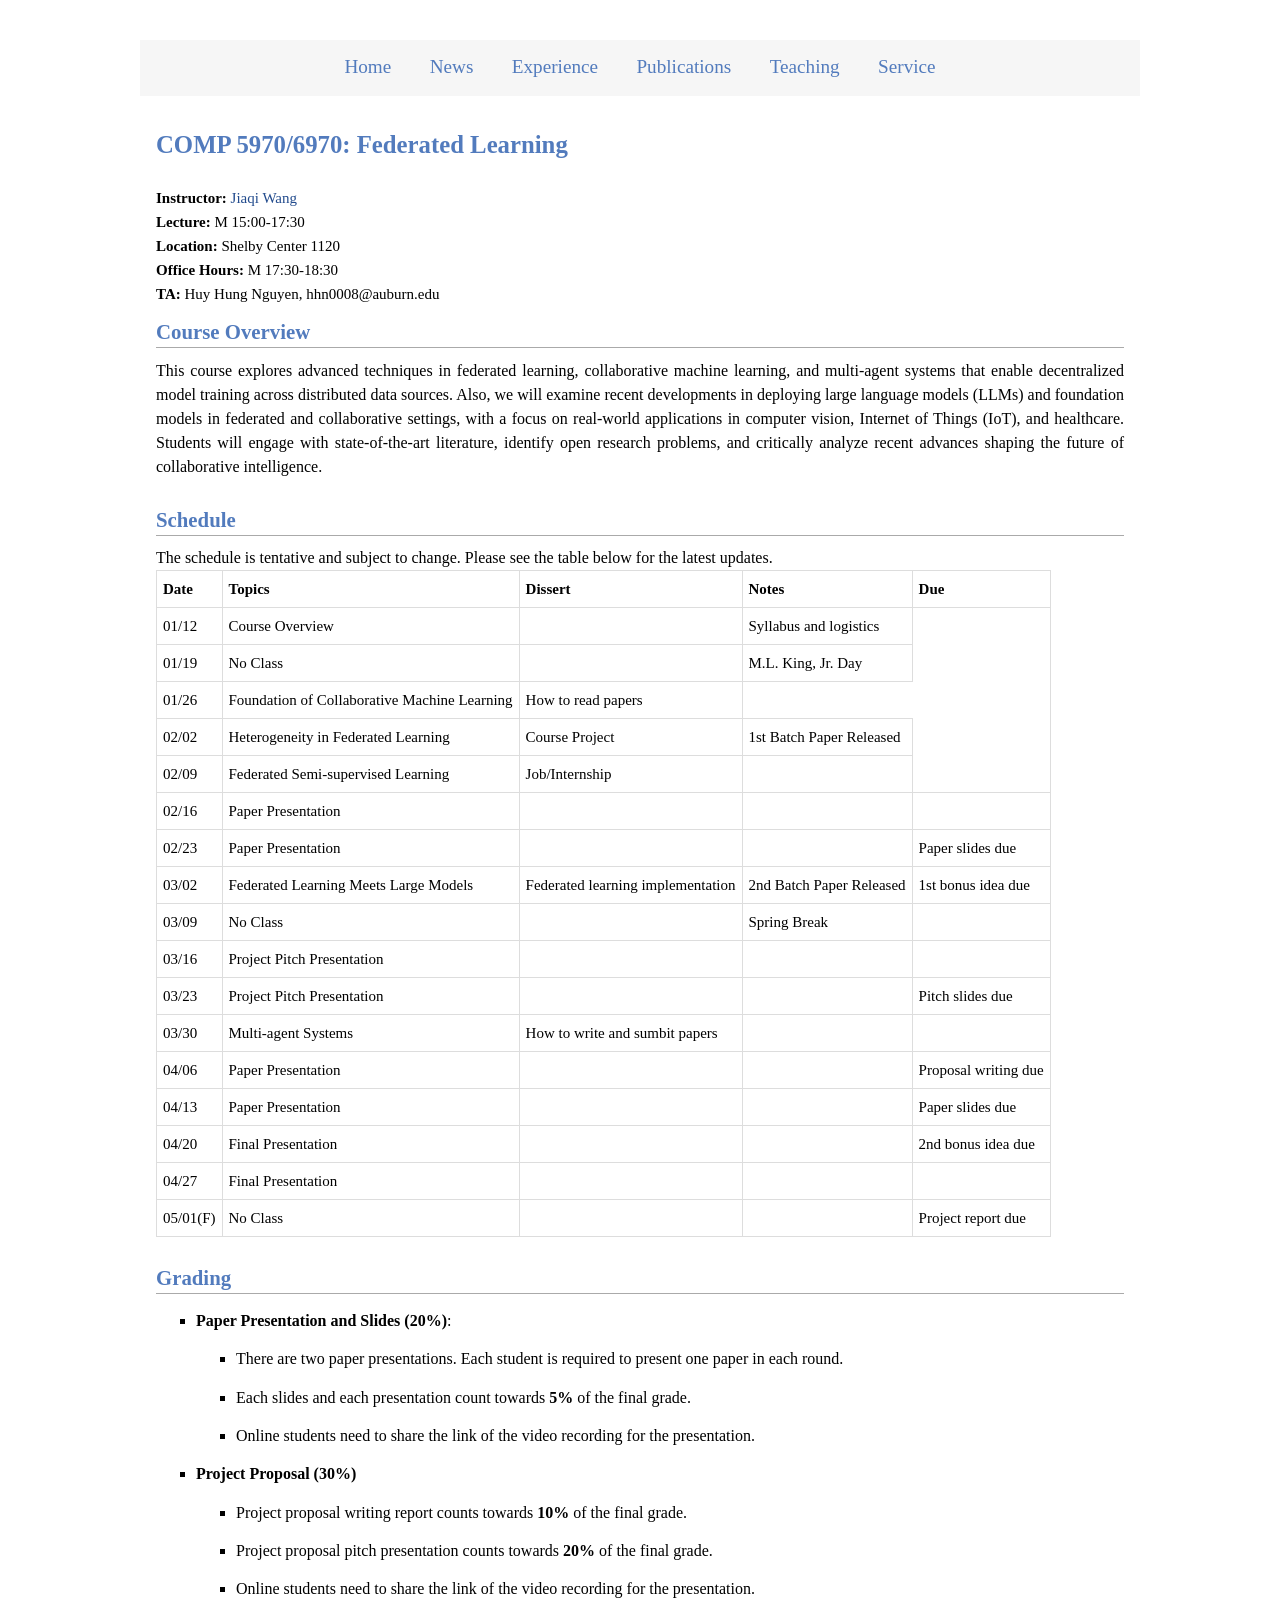
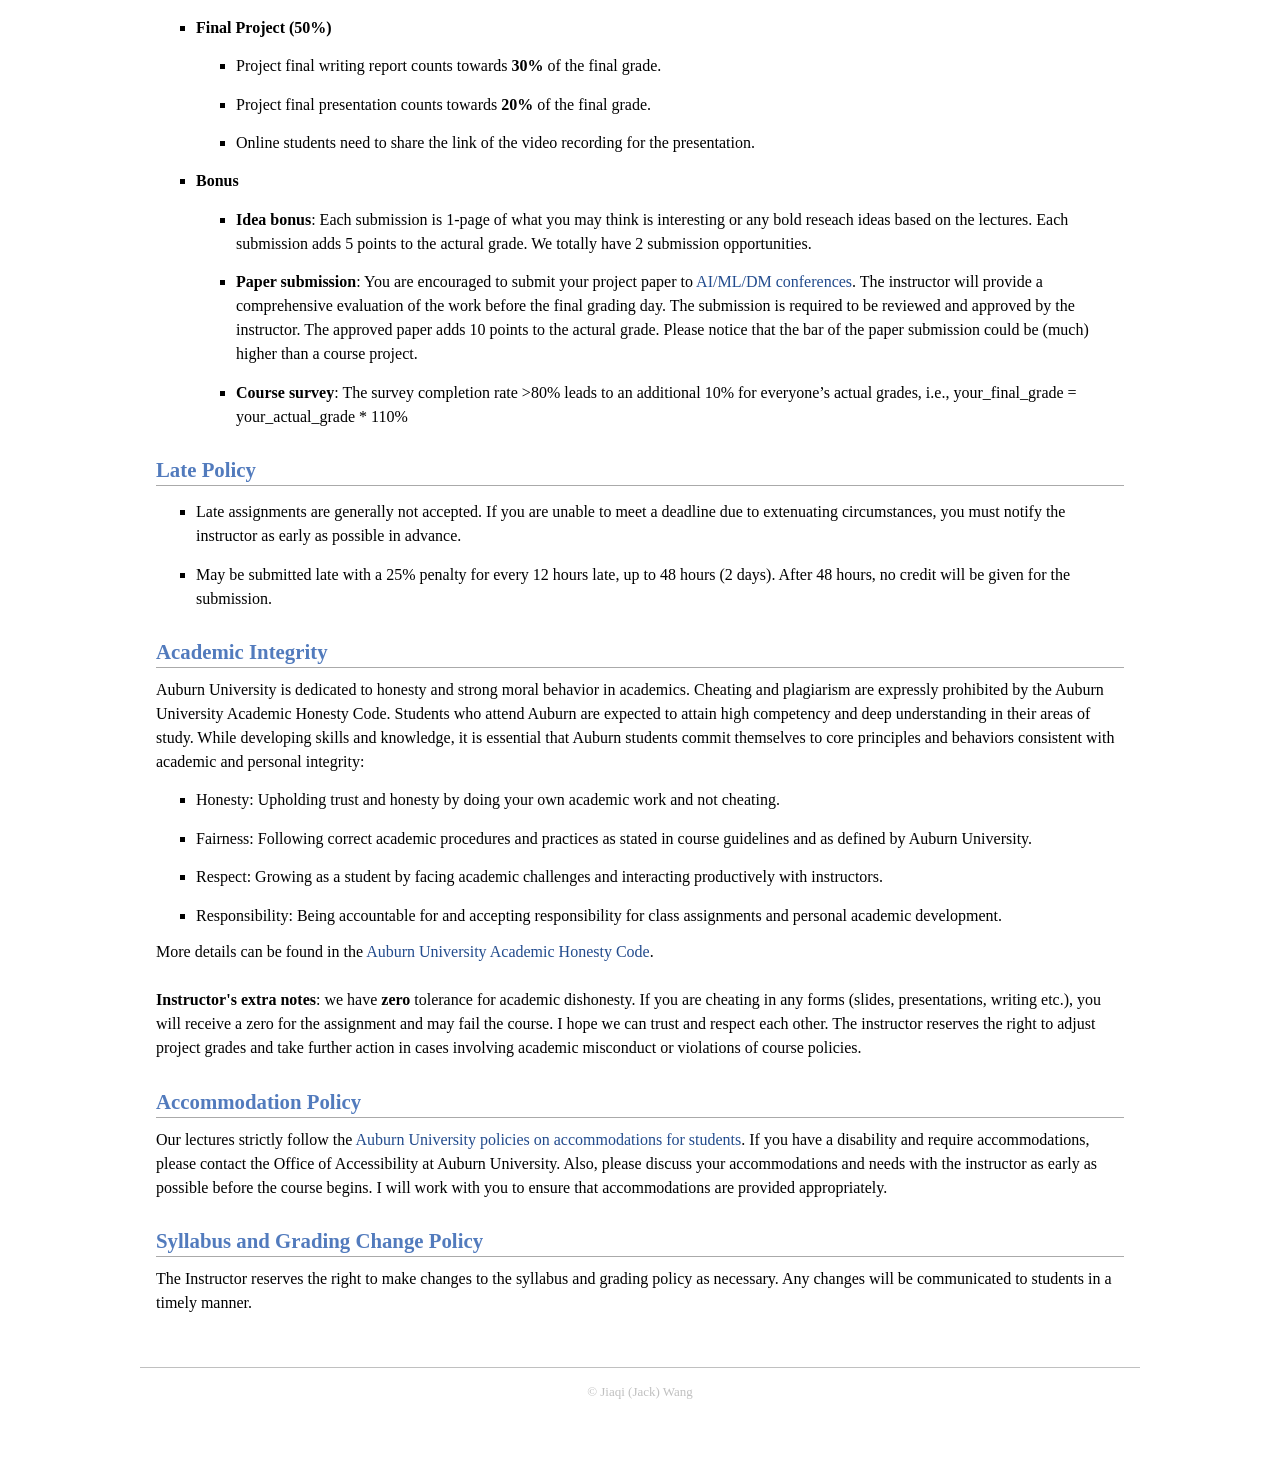
<file: 26spring.html>
<!DOCTYPE html PUBLIC "-//W3C//DTD XHTML 1.1//EN"
  "http://www.w3.org/TR/xhtml11/DTD/xhtml11.dtd">
<html xmlns="http://www.w3.org/1999/xhtml" xml:lang="en">
<head>
<link rel="shortcut icon" type="image/png" href="pic/Q.png">
<meta http-equiv="Content-Type" content="text/html;charset=utf-8" />
<meta name="keywords" content="Jiaqi Wang, Jack Wang, Wang Jiaqi, IST, CS, PSU, ZJU, Zhejiang University, Data Science, Security, Machine Learning, Privacy, Optimization"> 
<meta name="description" content="Jiaqi Wang's Homepage">
<link rel="stylesheet" href="jemdoc.css" type="text/css" />
<title>Jiaqi Wang</title>
<script type="text/javascript">









  var _gaq = _gaq || [];
  _gaq.push(['_setAccount', 'UA-39824124-1']);
  _gaq.push(['_trackPageview']);

  (function() {
    var ga = document.createElement('script'); ga.type = 'text/javascript'; ga.async = true;
    ga.src = ('https:' == document.location.protocol ? 'https://ssl' : 'http://www') + '.google-analytics.com/ga.js';
    var s = document.getElementsByTagName('script')[0]; s.parentNode.insertBefore(ga, s);
  })();

</script>
<script type="text/javascript">
   function toggle_visibility(id) {
       var e = document.getElementById(id);
       if(e.style.display == 'block')
          e.style.display = 'none';
       else
          e.style.display = 'block';
   }
</script>

</head>
<body >


<div id="layout-menu">
    <a href="./index.html">Home</a>
    <a href="./index.html#news">News</a>
    <a href="./index.html#experience">Experience</a>
    <a href="./index.html#publications">Publications</a>
    <!-- <a href="./index.html#publications">Products</a> -->
    <a href="./index.html#teaching">Teaching</a>
    <a href="./index.html#service">Service</a>
    <!-- <a href="./CV_Xin_Wang.pdf">CV</a> -->
</div>

<div id="layout-content" style="margin-top:25px">


<table style="border-collapse: separate; border: none;" cellspacing="0px">
    <tbody>
        <tr>
            <td width="50%" style="border: none; padding: 0;">
                <div id="toptitle">                 
                <h1>COMP 5970/6970: Federated Learning</h1>
                </div>
                <!-- <div> -->
                <p style="text-align: justify;">
                <div align="justify">
                    <b>Instructor:</b> <a href="https://jackqqwang.github.io/index.html">Jiaqi Wang</a><br>
                    <b>Lecture: </b>M 15:00-17:30<br>
                    <b>Location:</b> Shelby Center 1120<br>
                    <b>Office Hours: </b>M 17:30-18:30<br>
                    <b>TA:</b> Huy Hung Nguyen, hhn0008@auburn.edu<br> 
            </td>
        <tr>
    </tbody>
</table>

<h2 style="margin-top: 0;">Course Overview</h2>
<div align="justify">This course explores advanced techniques in federated learning, collaborative machine learning, and multi-agent systems that enable decentralized model training across distributed data sources. Also, we will examine recent developments in deploying large language models (LLMs) and foundation models in federated and collaborative settings, with a focus on real-world applications in computer vision, Internet of Things (IoT), and healthcare. Students will engage with state-of-the-art literature, identify open research problems, and critically analyze recent advances shaping the future of collaborative intelligence.</div>


<h2>Schedule</h2>
The schedule is tentative and subject to change. Please see the table below for the latest updates.

<style>
    table, th, td {
        border: 1px solid #ddd;
    }
    table {
        border-collapse: collapse;
        font-size: 15px;
    }
    th, td {
        padding: 6px;
        font-size: 15px;
        white-space: nowrap;
    }
    th {
        font-weight: bold;
    }
</style>
<table>
    <thead>
        <tr>
            <th>Date</th>
            <th>Topics</th>
            <th>Dissert</th>
            <th>Notes</th>
            <th>Due</th>

        </tr>
    </thead>
    <tbody>
        <tr>
            <td>01/12</td>
            <td>Course Overview</td>
            <td></td>
            <td>Syllabus and logistics</td>
        </tr>
        <tr>
            <td>01/19</td>
            <td>No Class</td>
            <td></td>
            <td>M.L. King, Jr. Day</td>
        </tr>
        <tr>
            <td>01/26</td>
            <td>Foundation of Collaborative Machine Learning</td>
            <td>How to read papers</td>
            <!-- <td></td> -->
        </tr>
        <tr>
            <td>02/02</td>
            <td>Heterogeneity in Federated Learning</td>
            <td>Course Project</td>
            <td>1st Batch Paper Released</td>
        </tr>
        <tr>
            <td>02/09</td>
            <td>Federated Semi-supervised Learning</td>
            <td>Job/Internship</td>
            <td></td>
            <!-- <td>1st bonus idea due</td> -->
            
        </tr>

        <tr>
            <td>02/16</td>
            <td>Paper Presentation</td>
            <td></td>
            <td></td>
            <td></td>
        </tr>
        <tr>
            <td>02/23</td>
            <td>Paper Presentation</td>
            <td></td>
            <td></td>
            <td>Paper slides due</td>
        </tr>
        <!-- <tr>
            <td>03/02</td>
            <td>Model Heterogeneity in Federated Learning</td>
            <td>Project proposal introduction and writing</td>
            <td></td>
        </tr> -->
        <tr>
            <td>03/02</td>
            <td>Federated Learning Meets Large Models</td>
            <td>Federated learning implementation</td>
            <td>2nd Batch Paper Released</td>
            <td>1st bonus idea due</td>
            
            
        </tr>
        <tr>
            <td>03/09</td>
            <td>No Class</td>
            <td></td>
            <td>Spring Break</td>
            <td></td>
            
        </tr>
        <tr>
            <td>03/16</td>
            <td>Project Pitch Presentation</td>
            <td></td>
            <td></td>
            <td></td>
        </tr>
        <tr>
            <td>03/23</td>
            <td>Project Pitch Presentation</td>
            <td></td>
            <td></td>
            <td>Pitch slides due</td>
        </tr>
        <tr>
            <td>03/30</td>
            <td>Multi-agent Systems</td>
            <td>How to write and sumbit papers</td>
            <td></td>
            <!-- <td>Proposal writing due</td> -->
        </tr>
        <!-- <tr>
            <td>03/30</td>
            <td>Guest Speaker</td>
            <td></td>
            <td>TBD, industry or academia</td>
            <td></td>
        </tr> -->
        <tr>
            <td>04/06</td>
            <td>Paper Presentation</td>
            <td></td>
            <td></td>
            
            <td>Proposal writing due</td>

        </tr>
        <tr>
            <td>04/13</td>
            <td>Paper Presentation</td>
            <td></td>
            <td></td>
            <td>Paper slides due</td>
        </tr>
        <tr>
            <td>04/20</td>
            <td>Final Presentation</td>
            <td></td>
            <td></td>
            <td>2nd bonus idea due</td>
        </tr>
        <tr>
            <td>04/27</td>
            <td>Final Presentation</td>
            <td></td>
            <td></td>
            <td></td>
        <tr>
            <td>05/01(F)</td>
            <td>No Class</td>
            <td></td>
            <td></td>
            <td>Project report due</td>
        </tr>
        
    </tbody>
</table>

<h2>Grading</h2>

<!-- <p style="text-align:justify; text-justify:inter-ideograph;">The final grades are decided by the following parts:</a>.</p>	 -->

<ul>
    <li>
        <b>Paper Presentation and Slides (20%)</b>: 
        <ul>
            <li>There are two paper presentations. Each student is required to present one paper in each round.</li>
            <li>Each slides and each presentation count towards <b>5%</b> of the final grade.</li>
            <li>Online students need to share the link of the video recording for the presentation.</li>
        </ul>
    </li>

    <li>
        <b>Project Proposal (30%)</b>
        <ul>
            <li>Project proposal writing report counts towards <b>10%</b> of the final grade.</li>
            <li>Project proposal pitch presentation counts towards <b>20%</b> of the final grade.</li>
            <li>Online students need to share the link of the video recording for the presentation.</li>
        </ul>
    </li>
    <li>
        <b>Final Project (50%)</b>
        <ul>
            <li>Project final writing report counts towards <b>30%</b> of the final grade.</li>
            <li>Project final presentation counts towards <b>20%</b> of the final grade.</li>
            <li>Online students need to share the link of the video recording for the presentation.</li>
        </ul>
    </li>

    <li>
        <b>Bonus</b>
        <ul>
            <li><b>Idea bonus</b>: Each submission is 1-page of what you may think is interesting or any bold reseach ideas based on the lectures. 
                Each submission adds 5 points to the actural grade. We totally have 2 submission opportunities.
            </li>
            <li><b>Paper submission</b>: You are encouraged to submit your project paper to 
                <a href="https://aideadlin.es/?sub=ML,CV,CG,NLP,RO,SP,DM,AP,KR,HCI">AI/ML/DM conferences</a>.
                 The instructor will provide a comprehensive evaluation of the work before the final grading day. 
                 The submission is required to be reviewed and approved by the instructor. The approved paper adds 10 points to the actural grade.
                Please notice that the bar of the paper submission could be (much) higher than a course project.</li>

            <li><b>Course survey</b>: The survey completion rate >80% leads to an additional 10% for everyone’s actual grades, i.e., your_final_grade = your_actual_grade * 110%</li>
        </ul>
    </li>
</ul>

<h2>Late Policy</h2>

<ul>
<li>Late assignments are generally not accepted. If you are unable to meet a deadline due to extenuating circumstances, you must notify the instructor as early as possible in advance.</li>
<li>May be submitted late with a 25% penalty for every 12 hours late, up to 48 hours (2 days).
    After 48 hours, no credit will be given for the submission.</li>
</ul>

<h2>Academic Integrity</h2>
Auburn University is dedicated to honesty and strong moral behavior in academics. Cheating and plagiarism are expressly prohibited by the Auburn University Academic Honesty Code.

Students who attend Auburn are expected to attain high competency and deep understanding in their areas of study. While developing skills and knowledge, it is essential that Auburn students commit themselves to core principles and behaviors consistent with academic and personal integrity:

<ul>
    <li>Honesty: Upholding trust and honesty by doing your own academic work and not cheating. </li>
    <li>Fairness: Following correct academic procedures and practices as stated in course guidelines and as defined by Auburn University.
    <li>Respect: Growing as a student by facing academic challenges and interacting productively with instructors.</li>
    <li>Responsibility: Being accountable for and accepting responsibility for class assignments and personal academic development.</li>
</li>
</ul>
More details can be found in the <a href="https://www.auburn.edu/academic/provost/academic-honesty/">Auburn University Academic Honesty Code</a>.<br>

<br>
<b>Instructor's extra notes</b>: we have <b>zero</b> tolerance for academic dishonesty. If you are cheating in any forms (slides, presentations, writing etc.), 
you will receive a zero for the assignment and may fail the course. I hope we can trust and respect each other. The instructor reserves the right to adjust project grades and take further action in cases involving academic misconduct or violations of course policies.


<h2>Accommodation Policy</h2>
Our lectures strictly follow the <a href="https://accessibility.auburn.edu/faculty/university-policy-regarding-disabilities/">Auburn University policies on accommodations for students</a>.
If you have a disability and require accommodations, please contact the Office of Accessibility at Auburn University. Also, please discuss your accommodations and needs with the instructor as early as possible before the course begins. I will work with you to ensure that accommodations are provided appropriately.
<h2>Syllabus and Grading Change Policy</h2>
The Instructor reserves the right to make changes to the syllabus and grading policy as necessary. Any changes will be communicated to students in a timely manner.


</div>




<div id="footer">
    <div id="footer-text"></div>
<p>
<center>
    &copy; Jiaqi (Jack) Wang
</center>
</p>

</div>



</div>
</body>
</html>
</file>
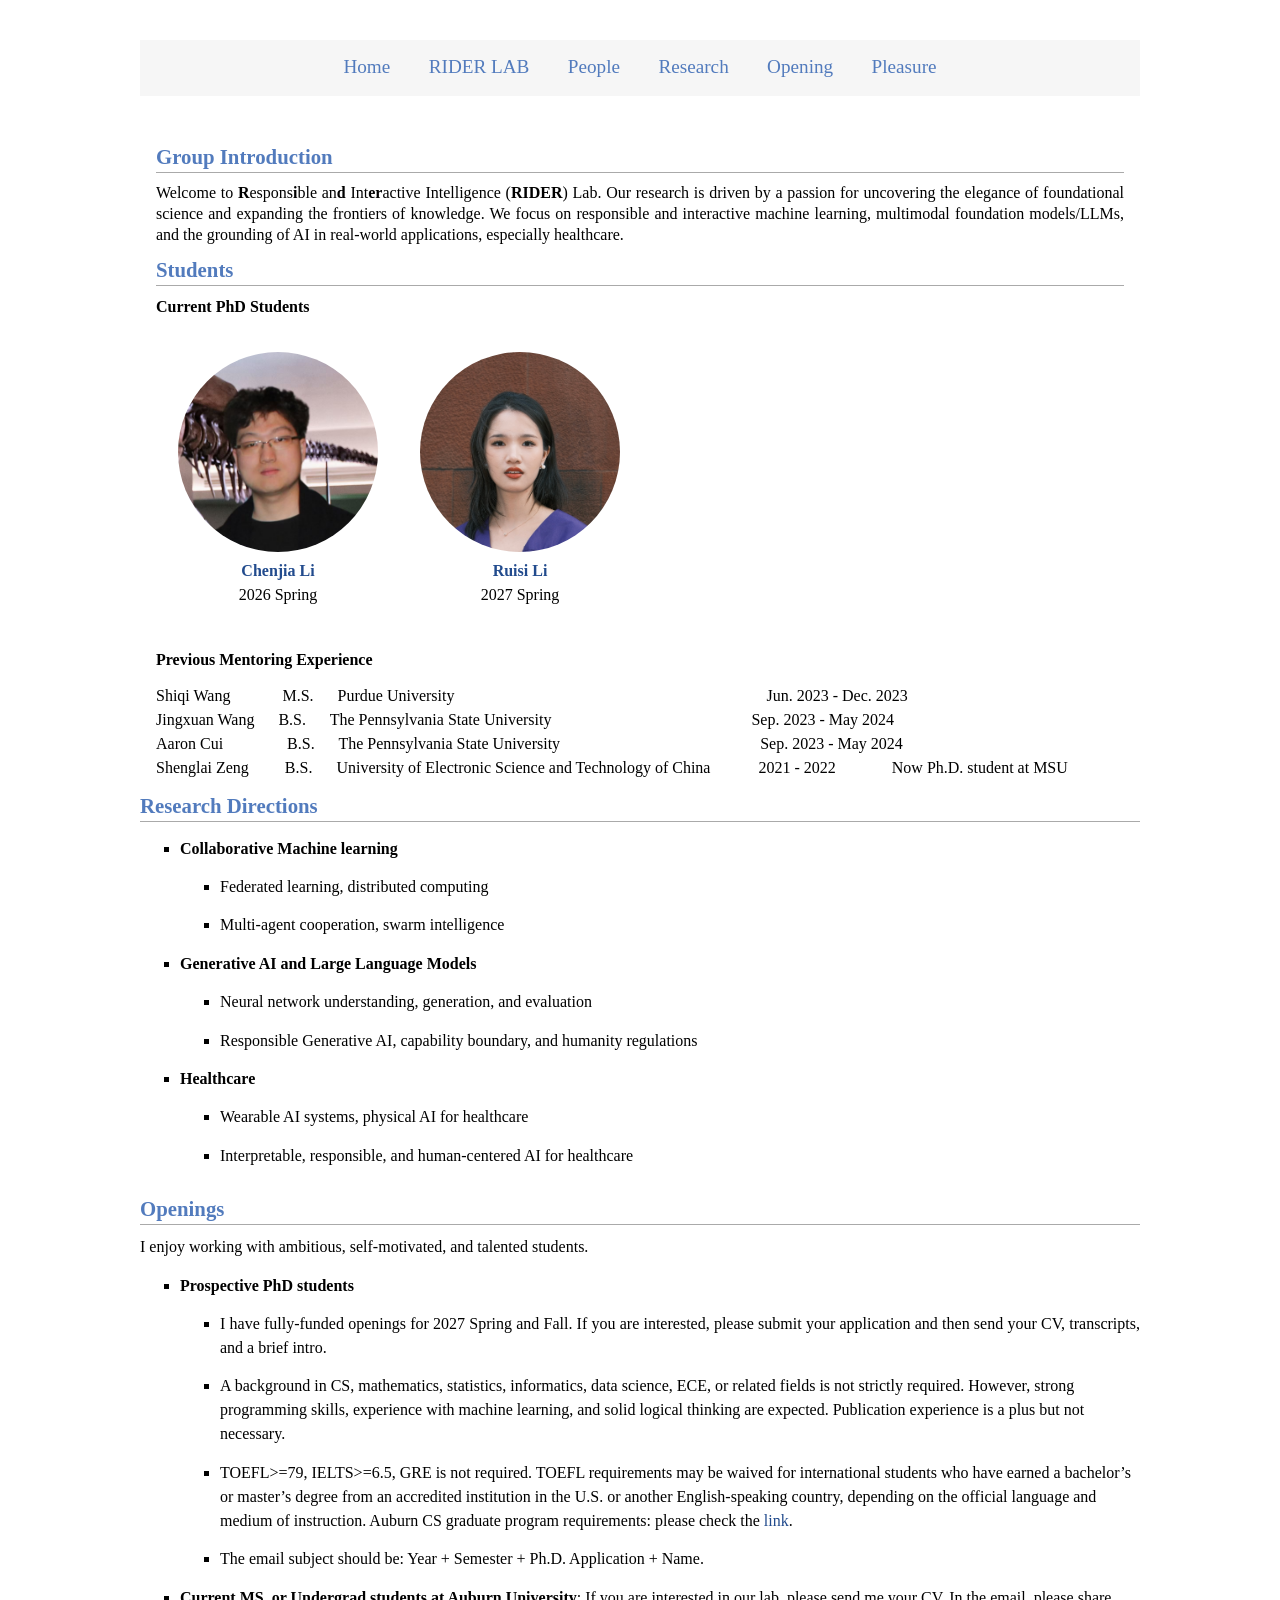
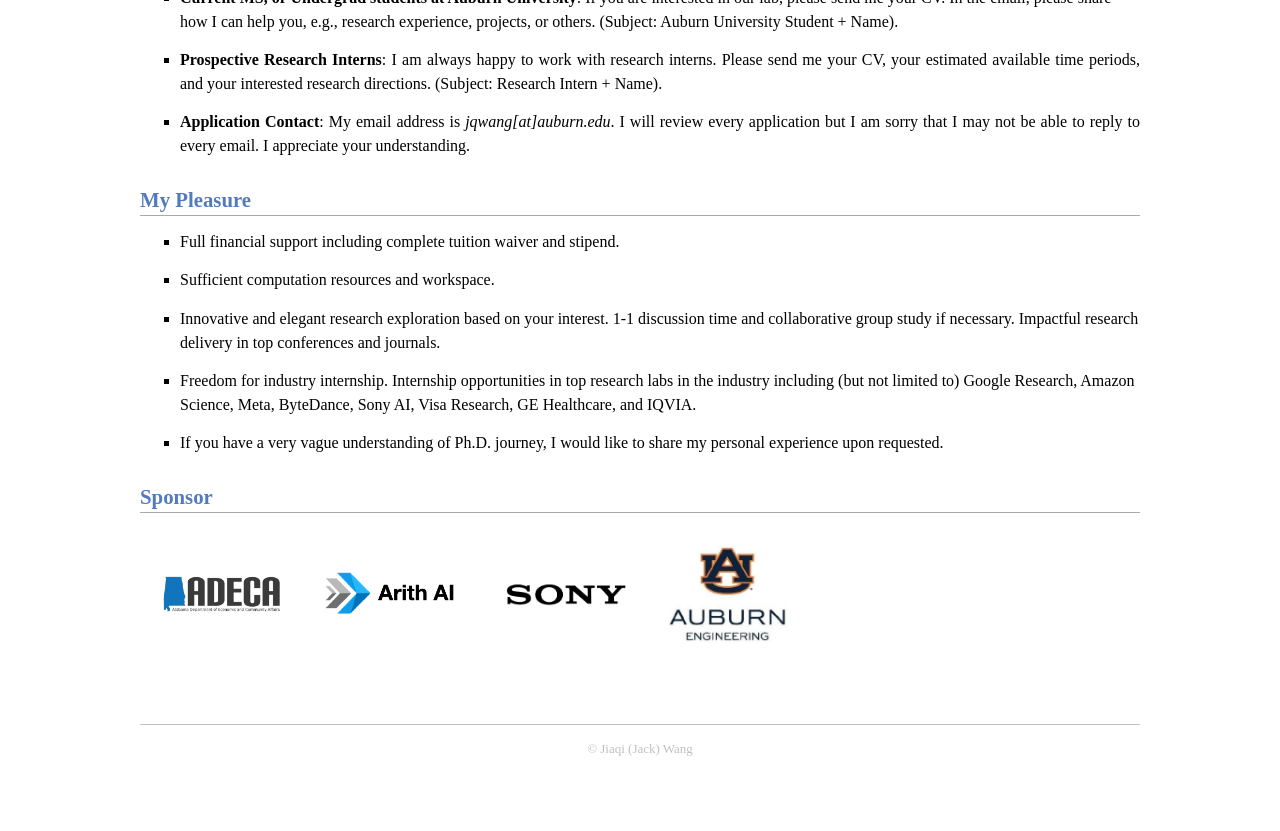
<file: group.html>
<!DOCTYPE html PUBLIC "-//W3C//DTD XHTML 1.1//EN"
  "http://www.w3.org/TR/xhtml11/DTD/xhtml11.dtd">
<html xmlns="http://www.w3.org/1999/xhtml" xml:lang="en">
<head>
<style>
#myBtn {
  display: none;
  position: fixed;
  bottom: 20px;
  right: 30px;
  z-index: 99;
  font-size: 18px;
  border: none;
  outline: none;
  background-color: #8d93ab;
  color: white;
  cursor: pointer;
  padding: 15px;
  border-radius: 4px;
}

#myBtn:hover {
    background-color: #555;
}
</style>
<link rel="shortcut icon" type="image/png" href="pic/Q.png">
<meta http-equiv="Content-Type" content="text/html;charset=utf-8" />
<meta name="keywords" content="Jiaqi Wang, Jack Wang, Wang Jiaqi, IST, CS, PSU, ZJU, Zhejiang University, Data Science, Security, Machine Learning, Privacy, Optimization"> 
<meta name="description" content="Jiaqi Wang's Homepage">
<link rel="stylesheet" href="jemdoc.css" type="text/css" />
<title>Jiaqi Wang</title>
<script type="text/javascript">









  var _gaq = _gaq || [];
  _gaq.push(['_setAccount', 'UA-39824124-1']);
  _gaq.push(['_trackPageview']);

  (function() {
    var ga = document.createElement('script'); ga.type = 'text/javascript'; ga.async = true;
    ga.src = ('https:' == document.location.protocol ? 'https://ssl' : 'http://www') + '.google-analytics.com/ga.js';
    var s = document.getElementsByTagName('script')[0]; s.parentNode.insertBefore(ga, s);
  })();

</script>
<script type="text/javascript">
   function toggle_visibility(id) {
       var e = document.getElementById(id);
       if(e.style.display == 'block')
          e.style.display = 'none';
       else
          e.style.display = 'block';
   }
</script>

</head>
<body >
    <button onclick="topFunction()" id="myBtn" title="Go to top">Top</button>
    <script>
    //Get the button
    var mybutton = document.getElementById("myBtn");
    
    // When the user scrolls down 20px from the top of the document, show the button
    window.onscroll = function() {scrollFunction()};
    
    function scrollFunction() {
      if (document.body.scrollTop > 20 || document.documentElement.scrollTop > 20) {
        mybutton.style.display = "block";
      } else {
        mybutton.style.display = "none";
      }
    }
    
    // When the user clicks on the button, scroll to the top of the document
    function topFunction() {
      document.body.scrollTop = 0;
      document.documentElement.scrollTop = 0;
    }
    </script>



    


<div id="layout-menu">
    <a href="./index.html">Home</a>
    <a href="./group.html#Group Introduction">RIDER LAB</a>
    <a href="./group.html#Students">People</a>
    <a href="./group.html#Research Directions">Research</a>
    
    <a href="./group.html#Opening">Opening</a>
    <a href="./group.html#pleasure">Pleasure</a>
    <!-- <a href="./index.html#service">Service</a> -->
    <!-- <a href="./CV_Xin_Wang.pdf">CV</a> -->
</div>

<div id="layout-content" style="margin-top:25px">


<br>

<div id="Group Introduction">

<h2>Group Introduction</h2>
<p style="text-align: justify;">
    Welcome to <b>R</b>espons<b>i</b>ble an<b>d</b> Int<b>er</b>active Intelligence (<b>RIDER</b>) Lab.
     Our research is driven by a passion for uncovering the elegance of foundational science and expanding the frontiers of knowledge.
      We focus on responsible and interactive machine learning, multimodal foundation models/LLMs, and the grounding of AI in real-world applications, 
      especially healthcare.<br>
    <!-- We are currently exploring: (1) The interplay between machine intelligence and human intelligence; (2)
    Knowledge grounding in healthcare and beyond. -->
</p>
</div>



<div id="People">

<h2>Students</h2>
<!-- <br> -->


<p style="text-align: justify;">

<b>Current PhD Students</b>
</p>
<table>
<tr>

    <td style="text-align: center; padding: 20px;">
        <img class="img-circle" src="pic/chenjia.jpg" width="200px"><br>
        <a href="https://resurrectionv.github.io/" style="text-decoration: none;">
            <b>Chenjia Li</b><br>
        </a>
        2026 Spring
    </td>

    <td style="text-align: center; padding: 20px;">
        <img class="img-circle" src="pic/ruisi.jpg" width="200px"><br>
        <a href="https://sandrarsli.github.io//" style="text-decoration: none;">
            <b>Ruisi Li</b><br>
        </a>
        2027 Spring
    </td>


    
</tr>
</table>

<p style="text-align: justify;">
<br/>
<b>Previous Mentoring Experience</b>
</p>


<!-- <h3><td>Mentored Students</td></h3> -->
    <tr>
        <td>Shiqi Wang </td> &nbsp;&nbsp;&nbsp;&nbsp;&nbsp;&nbsp;&nbsp;&nbsp;&nbsp;&nbsp;&nbsp;
        <td>M.S.</td> &nbsp;&nbsp;&nbsp;&nbsp;
        <td>Purdue University</td> &nbsp;&nbsp;&nbsp;&nbsp;&nbsp;&nbsp;&nbsp;&nbsp;&nbsp;&nbsp;&nbsp;&nbsp;&nbsp;&nbsp;&nbsp;&nbsp;&nbsp;&nbsp;&nbsp;&nbsp;&nbsp;&nbsp;&nbsp;&nbsp;&nbsp;&nbsp;&nbsp;&nbsp;&nbsp;&nbsp;&nbsp;&nbsp;&nbsp;&nbsp;&nbsp;&nbsp;&nbsp;&nbsp;&nbsp;&nbsp;&nbsp;&nbsp;&nbsp;&nbsp;&nbsp;&nbsp;&nbsp;&nbsp;&nbsp;&nbsp;&nbsp;&nbsp;&nbsp;&nbsp;&nbsp;&nbsp;&nbsp;&nbsp;&nbsp;&nbsp;&nbsp;&nbsp;&nbsp;&nbsp;&nbsp;&nbsp;&nbsp;&nbsp;&nbsp;&nbsp;&nbsp;&nbsp;&nbsp;&nbsp;&nbsp;&nbsp;
        <!-- <td>Teaching Assistant</td> &nbsp;&nbsp;&nbsp;&nbsp; -->
        <td>Jun. 2023 - Dec. 2023</td>
    </tr>
    <br/>
    <tr>
        <td>Jingxuan Wang </td> &nbsp;&nbsp;&nbsp;&nbsp;
        <td>B.S.</td> &nbsp;&nbsp;&nbsp;&nbsp;
        <td>The Pennsylvania State University</td> &nbsp;&nbsp;&nbsp;&nbsp;&nbsp;&nbsp;&nbsp;&nbsp;&nbsp;&nbsp;&nbsp;&nbsp;&nbsp;&nbsp;&nbsp;&nbsp;&nbsp;&nbsp;&nbsp;&nbsp;&nbsp;&nbsp;&nbsp;&nbsp;&nbsp;&nbsp;&nbsp;&nbsp;&nbsp;&nbsp;&nbsp;&nbsp;&nbsp;&nbsp;&nbsp;&nbsp;&nbsp;&nbsp;&nbsp;&nbsp;&nbsp;&nbsp;&nbsp;&nbsp;&nbsp;&nbsp;&nbsp;&nbsp;
        <!-- <td>Teaching Assistant</td> &nbsp;&nbsp;&nbsp;&nbsp; -->
        <td>Sep. 2023 - May 2024</td>
    </tr>
    <br/>
    <tr>
        <td>Aaron Cui </td> &nbsp;&nbsp;&nbsp;&nbsp;&nbsp;&nbsp;&nbsp;&nbsp;&nbsp;&nbsp;&nbsp;&nbsp;&nbsp;&nbsp;
        <td>B.S.</td> &nbsp;&nbsp;&nbsp;&nbsp;
        <td>The Pennsylvania State University</td> &nbsp;&nbsp;&nbsp;&nbsp;&nbsp;&nbsp;&nbsp;&nbsp;&nbsp;&nbsp;&nbsp;&nbsp;&nbsp;&nbsp;&nbsp;&nbsp;&nbsp;&nbsp;&nbsp;&nbsp;&nbsp;&nbsp;&nbsp;&nbsp;&nbsp;&nbsp;&nbsp;&nbsp;&nbsp;&nbsp;&nbsp;&nbsp;&nbsp;&nbsp;&nbsp;&nbsp;&nbsp;&nbsp;&nbsp;&nbsp;&nbsp;&nbsp;&nbsp;&nbsp;&nbsp;&nbsp;&nbsp;&nbsp;
        <!-- <td>Teaching Assistant</td> &nbsp;&nbsp;&nbsp;&nbsp; -->
        <td>Sep. 2023 - May 2024</td>
    </tr>
    <!-- <br/>
    <tr>
        <td>Boyang Wang </td> &nbsp;&nbsp;&nbsp;&nbsp;&nbsp;&nbsp;&nbsp;
        <td>B.S.</td> &nbsp;&nbsp;&nbsp;&nbsp;
        <td>Lanzhou University</td> &nbsp;&nbsp;&nbsp;&nbsp;&nbsp;&nbsp;&nbsp;&nbsp;&nbsp;&nbsp;&nbsp;&nbsp;&nbsp;&nbsp;&nbsp;&nbsp;&nbsp;&nbsp;&nbsp;&nbsp;&nbsp;&nbsp;&nbsp;&nbsp;&nbsp;&nbsp;&nbsp;&nbsp;&nbsp;&nbsp;&nbsp;&nbsp;&nbsp;&nbsp;&nbsp;&nbsp;&nbsp;&nbsp;&nbsp;&nbsp;&nbsp;&nbsp;&nbsp;&nbsp;&nbsp;&nbsp;&nbsp;&nbsp;&nbsp;&nbsp;&nbsp;&nbsp;&nbsp;&nbsp;&nbsp;&nbsp;&nbsp;&nbsp;&nbsp;&nbsp;&nbsp;&nbsp;&nbsp;&nbsp;&nbsp;&nbsp;&nbsp;&nbsp;&nbsp;&nbsp;&nbsp;&nbsp;&nbsp;&nbsp;&nbsp;
        <!-- <td>Teaching Assistant</td> &nbsp;&nbsp;&nbsp;&nbsp; -->
        <!-- <td>Jul. 2023 - Dec. 2023</td> -->
    <!-- </tr> -->
    <!-- <br/> -->  
    <!-- <tr> -->
        <!-- <td>Chenlong Yin </td> &nbsp;&nbsp;&nbsp;&nbsp;&nbsp;&nbsp;&nbsp;&nbsp;
        <td>B.S.</td> &nbsp;&nbsp;&nbsp;&nbsp;
        <td>University of Science and Technology of China</td> &nbsp;&nbsp;&nbsp;&nbsp;&nbsp;&nbsp;&nbsp;&nbsp;&nbsp;&nbsp;&nbsp;&nbsp;&nbsp;&nbsp;&nbsp;&nbsp;&nbsp;&nbsp;&nbsp;&nbsp;&nbsp;&nbsp;&nbsp;&nbsp;&nbsp;&nbsp;&nbsp;
        <!-- <td>Teaching Assistant</td> &nbsp;&nbsp;&nbsp;&nbsp; -->
        <!-- <td>Jul. 2023 - Dec. 2023</td> -->
    <!-- </tr> -->
    <br/>

    <tr>
        <td>Shenglai Zeng </td> &nbsp;&nbsp;&nbsp;&nbsp;&nbsp;&nbsp;&nbsp;
        <td>B.S.</td> &nbsp;&nbsp;&nbsp;&nbsp;
        <td>University of Electronic Science and Technology of China</td> &nbsp;&nbsp;&nbsp;&nbsp;&nbsp;&nbsp;&nbsp;&nbsp;&nbsp;&nbsp;
        <td>2021 - 2022</td> &nbsp;&nbsp;&nbsp;&nbsp;&nbsp;&nbsp;&nbsp;&nbsp;&nbsp;&nbsp;&nbsp;&nbsp;
        <td>Now Ph.D. student at MSU</td>
    </tr>
    <br/>
</div>



</div>


<div id="Research Directions">

<h2 style="margin-top: 0;">Research Directions</h2>
<div align="justify">
    <!-- The following are my interested research directions, which means they might not be yours. I am open to discuss further with you to find the topics we are both excited about based on your interest and background.</div> -->
<ul>
    <li>
        <b>Collaborative Machine learning</b>
        <ul>
            <li>Federated learning, distributed computing</li>
            <li>Multi-agent cooperation, swarm intelligence</li>
            <!-- <li>Human imitative learning, artificial intelligence grounding</li> -->
        </ul>
    </li>
    <li>
        <b>Generative AI and Large Language Models</b>
        <ul>
            <!-- <li>Multimodal learning, knowledge conflict, editing, and alignment</li> -->
            <li>Neural network understanding, generation, and evaluation</li>
            <li>Responsible Generative AI, capability boundary, and humanity regulations</li>
            <!-- <li>Hum</li> -->
        </ul>
    </li>
    <li>
        <b>Healthcare</b>
        <ul>
            <!-- <li>Human-centered medical decision support</li> -->
            <li>Wearable AI systems, physical AI for healthcare</li>
            <li>Interpretable, responsible, and human-centered AI for healthcare</li>
        </ul>
    </li>
</ul>

</div>
<!-- <h3>Research Directions</h3>
The following are my interested research directions, which means they might not be yours. I am open to discuss further with you to find the topics we are both excited about based on your interest and background.
<ul>
    <li>
        <font color="darkred">Machine learning</font>: please read the <a href="https://grad.soe.ucsc.edu/cse">official graduate student admission policy of the UCSC CSE Department</a> for general departmental requirements. When you apply, you may list me as a potential advisor in your application and personal statement. There is no need to contact me, unless you have a particular research question/idea that you would like to discuss further. If you email me, please describe the research question concretely, and include your CV, transcript, and your representative publication (if any).
    </li>
    <li>
        <font color="darkred">Foundation model and LLMs</font>: I typically do not accept unsolicited applications for visiting students, interns, or scholars. The only exception is that you can demonstrate your expertise in my research area (typically via strong publications) <b>and</b> have sufficient funding to support yourself for a year.
    </li>
    <li>
        <font color="darkred"Healthcare and other applications</font>: please email me directly with your CV and transcript. For MS students and undergraduates, the minimum time commitment is 20 hours per week for six months.
    </li>
</ul> -->


<!-- <br> -->



<div id="Opening">
<h2>Openings</h2>
I enjoy working with ambitious, self-motivated, and talented students.
<ul>
    <li>
        <b>Prospective PhD students</b><br>
        <ul>
            
            <li><div align="justify">
                I have fully-funded openings for 2027 Spring and Fall.
                 If you are interested, please submit your application and then send your CV, transcripts, and a brief intro.</div></li>
            <li>A background in CS, mathematics, statistics, informatics, data science, ECE, or related fields is not strictly required. However, strong programming skills, experience with machine learning, and solid logical thinking are expected. Publication experience is a plus but not necessary.</li>
            <!-- <li></li> -->
            <li>TOEFL>=79, IELTS>=6.5, GRE is not required. TOEFL requirements may be waived for international students who have earned a bachelor’s or master’s degree from an accredited institution in the U.S. or another English-speaking country, depending on the official language and medium of instruction. Auburn CS graduate program requirements: please check the <a href="https://www.eng.auburn.edu/program/phd-computer-science-software-engineering.html">link</a>.</li>
            <li>The email subject should be: Year + Semester + Ph.D. Application + Name.</li>
        </ul>
    </li>
    <li>
        <b>Current MS, or Undergrad students at Auburn University</b>:
        If you are interested in our lab, please send me your CV. In the email, please share how I can help you, e.g., research experience, projects, or others. (Subject: Auburn University Student + Name).
       
    </li>
    <li>
        <div align="justify"><b>Prospective Research Interns</b>: I am always happy to work with research interns. Please send me your CV, your estimated available time periods, and your interested research directions. (Subject: Research Intern + Name).
    </li>
    
    <li><div align="justify"><b>Application Contact</b>: My email address is <i>jqwang[at]auburn.edu</i>. I will review every application but I am sorry that I may not be able to reply to every email. I appreciate your understanding.</li></div>

        <!-- <ul>
            <li>Human-involved medical decision support, rare and complicated disease detection</li>
            <li>Comprehensive medical foundation model, medical industry optimization</li>
            <li>Interpretable and responsible delivery for science, engineering, and policy making</li>
        </ul> -->
   

</ul>
</div>
<!-- 

<h3>Why UCSC</h3>
UC Santa Cruz is one of America's Public Ivy universities and a member of the prestigious <a href="https://en.wikipedia.org/wiki/Association_of_American_Universities">Association of American Universities (AAU)</a>. In 2018, Times Higher Education rated UC Santa Cruz 3rd in the world for research influence, tied with Stanford University. UCSC PhD graduates who chose to join academia have taken tenure-track positions at top schools such as UC Berkeley, UC San Diego, MIT, JHU, UNC, WUSTL.
UCSC CSE is ranked No. 43 (next to Yale, Boston, Brown, JHU, etc.) on <a href="http://csrankings.org/#/index?all">csrankings.org</a>, the most objective CS rankings based on top conference publications. UCSC CSE is rising very rapidly, for instance, four new faculty (including me) are joining UCSC CSE in this upcoming academic year, which hasn't been included for calculating the CS rankings. The department has many leading researchers in the broad area of AI, data science, and systems: Lise Getoor, Marilyn Walker, Manfred Warmuth, Darral Long, Yi Zhang, James Davis, Roberto Manduchi, Luca de Alfaro, Chen Qian, Yang Liu, Peter Alvaro, ... just to name a few. <br>

Location wise, UCSC's proximity to Silicon Valley (around 30-min driving) and <a href="https://siliconvalley.ucsc.edu/">satellite campus there</a>, make industrial collaborations, startups, exchange of ideas, and internships very easy. UCSC has one of the most beautiful and unique campuses in the world (<a href="https://www.youtube.com/watch?v=ogGSFZUjrwE">YouTube video</a> | <a href="https://www.bilibili.com/video/BV1xz411e77n?from=search&seid=1387866364580672367">bilibili video</a>) and perfect weather year-round. Santa Cruz is also a wonderful place for outdoor activities such as hiking, surfing, diving, kayaking, and golfing.


<h3>What I expect from you</h3>
I have four primary requirements for my PhD students. 

First of all, <font color="darkred">self-motivated</font>: students must be curious about research and self-motivated to overcome obstacles when researching new findings.

Second, students need to be <font color="darkred">mathematically mature</font> (i.e., proficient and comfortable with probability theory, statistics, linear algebra, optimization, and calculus). One way to test yourself is to carefully go through some of the best ML papers published at recent ICML/NIPS/AAAI/IJCAI conferences, and see if you can fully understand the main equations in those papers. 

Third, I require my students to be <font color="darkred">proficient in programming</font>: they should have expertise in one or more programming languages such as Python, C, C++, Java. The ability of prototyping ideas quickly is often a big plus.  

Last and probably the most important: <font color="darkred">hard-working and reliable</font>. No matter how smart you are and what fields you are in, if you don't spend enough time on your work, there is no way you can be an expert. An observation from the most successful PhD students is that they are all reliable and work extremely hard. In summary, if you are a hard-working, reliable person who is passionate about advancing AI and solid in Math and programming, please consider applying to UCSC. -->

<div id="pleasure">
<h2>My Pleasure</h2>
<ul>
    <li> 
        Full financial support including complete tuition waiver and stipend.
    </li>
    <li>
        Sufficient computation resources and workspace. 
    </li>
    <li> 
        Innovative and elegant research exploration based on your interest. 1-1 discussion time and collaborative group study if necessary. Impactful research delivery in top conferences and journals.
    </li>
    <li> 
        Freedom for industry internship. Internship opportunities in top research labs in the industry including (but not limited to) Google Research, Amazon Science, Meta, ByteDance, Sony AI, Visa Research, GE Healthcare, and IQVIA.
    </li>
    <!-- <li> -->
        <!-- Personalized career development and self-growth support upon your request. -->
    <!-- </li> -->
    <li> 
        If you have a very vague understanding of Ph.D. journey, I would like to share my personal experience upon requested.
    </li>
   
</ul>

</div>


<div id="People">

<h2>Sponsor</h2>
<!-- <br> -->

<table>
<tr>

    <td style="text-align: center; padding: 20px;">
        <img  src="pic/adeca.png" width="120px"><br>
        <!-- <a href="https://resurrectionv.github.io/" style="text-decoration: none;"> -->
            <!-- <b>Chenjia Li</b><br> -->
        <!-- </a> -->
        <!-- 2026 Spring -->
    </td>

    <td style="text-align: center; padding: 20px;">
        <img src="pic/arith.png" width="140px"><br>
        <!-- <a href="https://sandrarsli.github.io//" style="text-decoration: none;">
            <b>Ruisi Li</b><br>
        </a>
        2027 Spring -->
    </td>

    <td style="text-align: center; padding: 20px;">
        <img src="pic/sony.png" width="120px"><br>
        <!-- <a href="https://sandrarsli.github.io//" style="text-decoration: none;">
            <b>Ruisi Li</b><br>
        </a>
        2027 Spring -->
    </td>

        <td style="text-align: center; padding: 20px;">
        <img src="pic/auburn.png" width="120px"><br>
        <!-- <a href="https://sandrarsli.github.io//" style="text-decoration: none;">
            <b>Ruisi Li</b><br>
        </a>
        2027 Spring -->
    </td>


    
</tr>
</table>

</div>






<div id="footer">
    <div id="footer-text"></div>
<p>
<center>
    &copy; Jiaqi (Jack) Wang
</center>
</p>

</div>



</div>
</body>
</html>
</file>
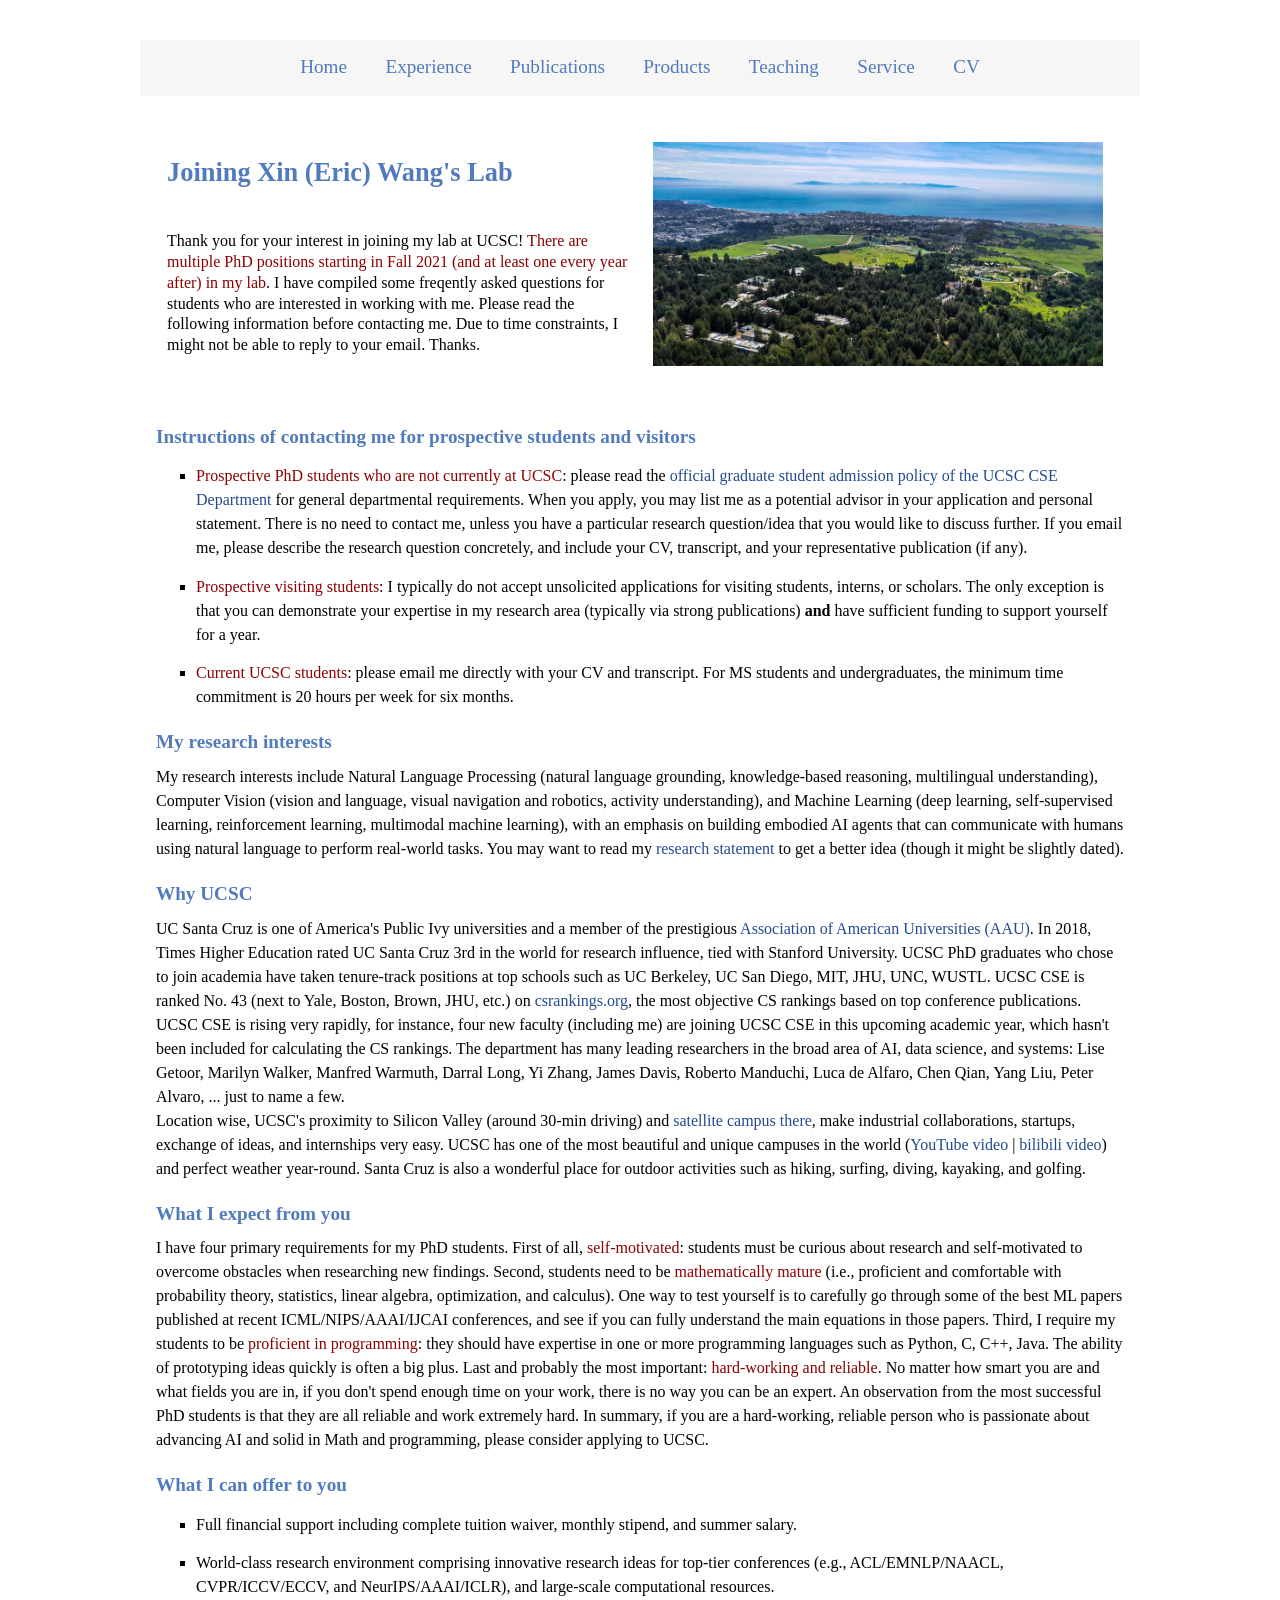
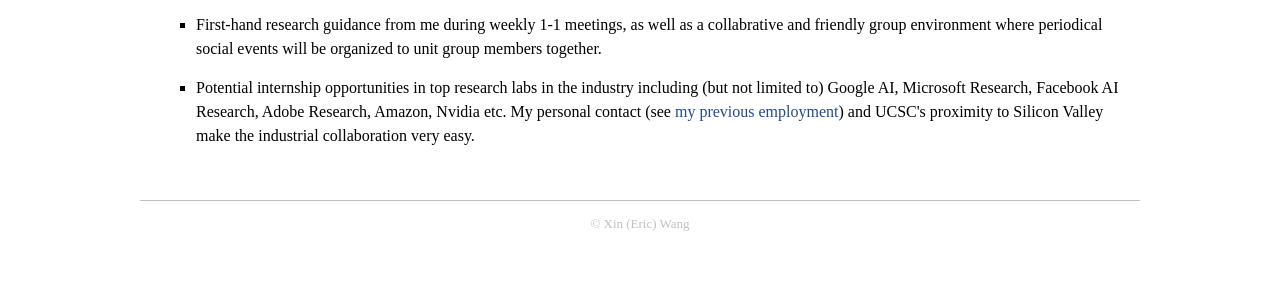
<file: hiring_arxiv.html>
<!DOCTYPE html PUBLIC "-//W3C//DTD XHTML 1.1//EN"
  "http://www.w3.org/TR/xhtml11/DTD/xhtml11.dtd">
<html xmlns="http://www.w3.org/1999/xhtml" xml:lang="en">
<head>
<link rel="shortcut icon" type="image/png" href="pic/X.png">
<meta http-equiv="Content-Type" content="text/html;charset=utf-8" />
<meta name="keywords" content="Xin Wang, Xin Eric Wang, Wang Xin, CS, UCSC, UC Santa Cruz, UCSB, UC Santa Barbara, University of California, ZJU, Zhejiang University, Computer Vision, NLP, Machine Learning, Reinforcement Learning"> 
<meta name="description" content="Xin Wang's Homepage">
<link rel="stylesheet" href="jemdoc.css" type="text/css" />
<title>Xin Wang</title>
<script type="text/javascript">

  var _gaq = _gaq || [];
  _gaq.push(['_setAccount', 'UA-39824124-1']);
  _gaq.push(['_trackPageview']);

  (function() {
    var ga = document.createElement('script'); ga.type = 'text/javascript'; ga.async = true;
    ga.src = ('https:' == document.location.protocol ? 'https://ssl' : 'http://www') + '.google-analytics.com/ga.js';
    var s = document.getElementsByTagName('script')[0]; s.parentNode.insertBefore(ga, s);
  })();

</script>
<script type="text/javascript">
   function toggle_visibility(id) {
       var e = document.getElementById(id);
       if(e.style.display == 'block')
          e.style.display = 'none';
       else
          e.style.display = 'block';
   }
</script>

</head>
<body >


<div id="layout-menu">
    <a href="./index.html">Home</a>
    <a href="./index.html#experience">Experience</a>
    <a href="./index.html#publications">Publications</a>
    <a href="./index.html#publications">Products</a>
    <a href="./index.html#teaching">Teaching</a>
    <a href="./index.html#service">Service</a>
    <a href="./CV_Xin_Wang.pdf">CV</a>
</div>

<div id="layout-content" style="margin-top:25px">

<!-- <br> -->
<!-- <div id="toptitle">                 
    <h1>Joining Xin (Eric) Wang's Lab<h1>
</div> -->

<table style="border-spacing: 10px; border-collapse: separate;" cellspacing="2px">
    <tbody>
        <tr>
            <td width="50%">
                <div id="toptitle">                 
                    <h1>Joining Xin (Eric) Wang's Lab<h1>
                </div>
                <div>
                <p>
                    Thank you for your interest in joining my lab at UCSC! <font color="darkred">There are multiple PhD positions starting in Fall 2021 (and at least one every year after) in my lab</font>. I have compiled some freqently asked questions for students who are interested in working with me. Please read the following information before contacting me. Due to time constraints, I might not be able to reply to your email. Thanks.
                </p>
                </div>
            </td>
            <!-- &nbsp;&nbsp;&nbsp; -->
            <td>
                <img src="pic/UCSC_campus.jpg" style="padding:10px;" border="0" width="450px"></br>
            </td>
        <tr>
    </tbody>
</table>

<h3>Instructions of contacting me for prospective students and visitors</h3>
<ul>
    <li>
        <font color="darkred">Prospective PhD students who are not currently at UCSC</font>: please read the <a href="https://grad.soe.ucsc.edu/cse">official graduate student admission policy of the UCSC CSE Department</a> for general departmental requirements. When you apply, you may list me as a potential advisor in your application and personal statement. There is no need to contact me, unless you have a particular research question/idea that you would like to discuss further. If you email me, please describe the research question concretely, and include your CV, transcript, and your representative publication (if any).
    </li>
    <li>
        <font color="darkred">Prospective visiting students</font>: I typically do not accept unsolicited applications for visiting students, interns, or scholars. The only exception is that you can demonstrate your expertise in my research area (typically via strong publications) <b>and</b> have sufficient funding to support yourself for a year.
    </li>
    <li>
        <font color="darkred">Current UCSC students</font>: please email me directly with your CV and transcript. For MS students and undergraduates, the minimum time commitment is 20 hours per week for six months.
    </li>
</ul>


<h3>My research interests</h3>
My research interests include Natural Language Processing (natural language grounding, knowledge-based reasoning, multilingual understanding), Computer Vision (vision and language, visual navigation and robotics, activity understanding), and Machine Learning (deep learning, self-supervised learning, reinforcement learning, multimodal machine learning), with an emphasis on building embodied AI agents that can communicate with humans using natural language to perform real-world tasks. You may want to read my <a href="./research_statement.pdf">research statement</a> to get a better idea (though it might be slightly dated).


<h3>Why UCSC</h3>
UC Santa Cruz is one of America's Public Ivy universities and a member of the prestigious <a href="https://en.wikipedia.org/wiki/Association_of_American_Universities">Association of American Universities (AAU)</a>. In 2018, Times Higher Education rated UC Santa Cruz 3rd in the world for research influence, tied with Stanford University. UCSC PhD graduates who chose to join academia have taken tenure-track positions at top schools such as UC Berkeley, UC San Diego, MIT, JHU, UNC, WUSTL.
UCSC CSE is ranked No. 43 (next to Yale, Boston, Brown, JHU, etc.) on <a href="http://csrankings.org/#/index?all">csrankings.org</a>, the most objective CS rankings based on top conference publications. UCSC CSE is rising very rapidly, for instance, four new faculty (including me) are joining UCSC CSE in this upcoming academic year, which hasn't been included for calculating the CS rankings. The department has many leading researchers in the broad area of AI, data science, and systems: Lise Getoor, Marilyn Walker, Manfred Warmuth, Darral Long, Yi Zhang, James Davis, Roberto Manduchi, Luca de Alfaro, Chen Qian, Yang Liu, Peter Alvaro, ... just to name a few. <br>

Location wise, UCSC's proximity to Silicon Valley (around 30-min driving) and <a href="https://siliconvalley.ucsc.edu/">satellite campus there</a>, make industrial collaborations, startups, exchange of ideas, and internships very easy. UCSC has one of the most beautiful and unique campuses in the world (<a href="https://www.youtube.com/watch?v=ogGSFZUjrwE">YouTube video</a> | <a href="https://www.bilibili.com/video/BV1xz411e77n?from=search&seid=1387866364580672367">bilibili video</a>) and perfect weather year-round. Santa Cruz is also a wonderful place for outdoor activities such as hiking, surfing, diving, kayaking, and golfing.


<h3>What I expect from you</h3>
I have four primary requirements for my PhD students. 

First of all, <font color="darkred">self-motivated</font>: students must be curious about research and self-motivated to overcome obstacles when researching new findings.

Second, students need to be <font color="darkred">mathematically mature</font> (i.e., proficient and comfortable with probability theory, statistics, linear algebra, optimization, and calculus). One way to test yourself is to carefully go through some of the best ML papers published at recent ICML/NIPS/AAAI/IJCAI conferences, and see if you can fully understand the main equations in those papers. 

Third, I require my students to be <font color="darkred">proficient in programming</font>: they should have expertise in one or more programming languages such as Python, C, C++, Java. The ability of prototyping ideas quickly is often a big plus.  

Last and probably the most important: <font color="darkred">hard-working and reliable</font>. No matter how smart you are and what fields you are in, if you don't spend enough time on your work, there is no way you can be an expert. An observation from the most successful PhD students is that they are all reliable and work extremely hard. In summary, if you are a hard-working, reliable person who is passionate about advancing AI and solid in Math and programming, please consider applying to UCSC.

<h3>What I can offer to you</h3>
<ul>
    <li> 
        Full financial support including complete tuition waiver, monthly stipend, and summer salary.
    </li>
    <li> 
        World-class research environment comprising innovative research ideas for top-tier conferences (e.g., ACL/EMNLP/NAACL, CVPR/ICCV/ECCV, and NeurIPS/AAAI/ICLR), and large-scale computational resources.
    </li>
    <li>
        First-hand research guidance from me during weekly 1-1 meetings, as well as a collabrative and friendly group environment where periodical social events will be organized to unit group members together.
    </li>
    <li>
        Potential internship opportunities in top research labs in the industry including (but not limited to) Google AI, Microsoft Research, Facebook AI Research, Adobe Research, Amazon, Nvidia etc. My personal contact (see <a href="./index.html#experience">my previous employment</a>) and UCSC's proximity to Silicon Valley make the industrial collaboration very easy.
    </li>
</ul>

</div>




<div id="footer">
    <div id="footer-text"></div>
<p>
<center>
    &copy; Xin (Eric) Wang
</center>
</p>

</div>



</div>
</body>
</html>
</file>
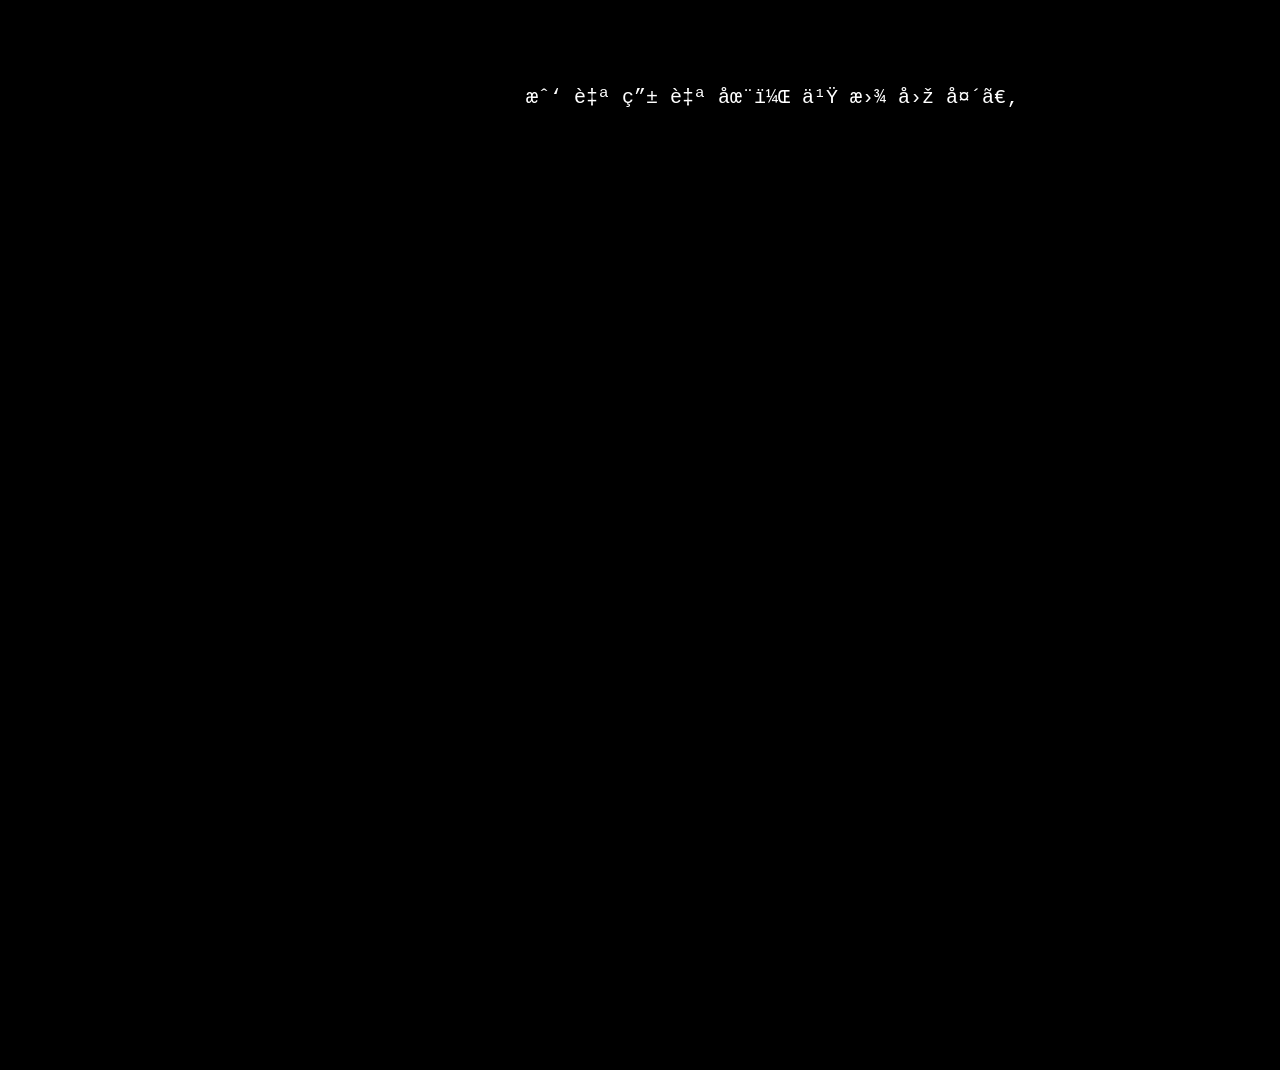
<file: index_open_up.html>
<style>
.center{
    position:absolute;
    display:block;
    height:1000px;
    width:100px;
    left:45%;
    top:30%;
    margin-top:-200px;
    margin-left:-50px;
}
    </style>
<meta name="content-type" content="text/html; charset=UTF-8">
 </head>
 <style>
     body{background-color: black}
 </style>
     <style type="text/css">
        a{text-decoration:none;}
      </style> 
 <body>

  <!-- <a href="./my_index.html" style="display:block; background-color: black;height:20px;width:1000px; color:white"></a> -->

 </body>
 <!-- <body style="background-color: red;"></body> -->
</html>


<div class="center">
  <span style="white-space: nowrap;">
  <p style="font-family:courier">
  <a href="./index.html" style="display:block; color:white;font-size:20px">我 自 由 自 在， 也 曾 回 头。</a>
  <!-- <a href="./my_index.html" style="display:block; color:white;font-size:20px">Love could fail.</a> -->
  <!-- <a href="./my_index.html" style="display:block; color:white; font-size: 1000px">LOVE</a> -->
  <!-- <a href="./my_index.html" style="display:block; color:white; font-size: 1000px">NEVER</a> -->
  <!-- <a href="./my_index.html" style="display:block; color:white; font-size: 1000px">F</a> -->
  </p>
  </span>
</font>
</div>
</file>
<file: jemdoc.css>
/* Default css file for jemdoc. */

table#tlayout {
    border: none;
    border-collapse: separate;
    background: white;
}

/*body {
	background: white;
	padding-bottom: 8px;
	margin: 0;
}
*/
html {
  background-color: #ffffff; 
}


body { 
  font-family: Georgia, serif;
  font-size: 16px;
  line-height: 24px;
  color: #000;
  background-color: #ffffff; 
  text-align:left; /* for IE */
  margin-top: 30px; 
  margin-bottom: 30px;
  margin-left: auto;
  margin-right: auto;
  padding-left:  50px;
  padding-right: 50px;
  padding-top: 10px;
  padding-bottom: 30px;
  max-width: 1000px;
}

#layout-menu {
	background: #f6f6f6;
	padding-top: 0.4em;
	padding-bottom: 0.4em;
	padding-left: 0;
	padding-right: 0;
	font-size: 1.2em;
	width: 100%;
	display: flex;
	flex-wrap: nowrap;
	justify-content: center;
	align-items: center;
}

#layout-menu a {
    list-style-type: none;
    text-align: center;
    line-height: 1.5em;
    padding: 0.3em 1em;
}

#layout-menu td {
	background: #f4f4f4;
    vertical-align: top;
}

@media screen and (max-width: 600px) {
  #layout-menu a:not(:first-child) {display: none;}
  #layout-menu a.icon {
    float: right;
    display: block;
  }
}

#layout-content {
	padding-top: 0.0em;
	padding-left: 1.0em;
	padding-right: 1.0em;
    border: none;
    background: white;
    text-align: left;
    vertical-align: top;
}

.img-circle {
    border-radius: 70%;
}

tt {
    background: #ffffdd;
}

pre, tt {
	font-size: 100%;
	font-family: monaco, monospace;
}

a, a > tt {
	color: #224b8d;
	text-decoration: none;
}

a:hover {
	border-bottom: 1px gray dotted;
}

#layout-menu a.current:link, #layout-menu a.current:visited {
	color: #022b6d;
	/* color:#880000; */
	border-bottom: 1px gray solid;
}
#layout-menu a:link, #layout-menu a:visited, #layout-menu a:hover {
	color: #527bbd;
	/* color:#880000 */
	text-decoration: none;
}
#layout-menu a:hover {
	text-decoration: none;
}

div.menu-category {
	border-bottom: 1px solid gray;
	margin-top: 0.8em;
	padding-top: 0.2em;
	padding-bottom: 0.1em;
	font-weight: bold;
}

div.menu-item {
	padding-left: 16px;
	text-indent: -16px;
}

div#toptitle {
	padding-bottom: 0.2em;
	margin-bottom: 1.5em;
	/*border-bottom: 3px double gray;*/
}

/* Reduce space if we begin the page with a title. */
div#toptitle + h2, div#toptitle + h3 {
	margin-top: 0em;
}

div#subtitle {
	margin-top: 0.0em;
	margin-bottom: 0.0em;
	padding-top: 0em;
	padding-bottom: 0.1em;
}

em {
	font-style: italic;
	/* font-style: Georgia; */
}

strong {
	font-weight: bold;
}


h1, h2, h3, h4 {
	color: #527bbd;
	
	/* color: #A51417; */
	margin-top: 0.7em;
	margin-bottom: 0.5em;
	padding-bottom: 0.2em;
	line-height: 1.0;
	padding-top: 0.5em;
	border-bottom: 1px solid #aaaaaa;
}

h1 {
	font-size: 165%;
	padding-bottom: 0.3em;
}

h2 {
	padding-top: 0.8em;
	font-size: 130%;
}

h2 + h3 {
    padding-top: 0.2em;
}

h3 {
	font-size: 120%;
	border-bottom: none;
}

h4 {
	font-size: 110%;
	border-bottom: none;
}

p {
	margin-top: 0.0em;
	margin-bottom: 0.8em;
	padding: 0;
	line-height: 1.3;
}

pre {
	padding: 0;
	margin: 0;
}

div#footer {
	font-size: small;
	border-top: 1px solid #c0c0c0;
	padding-top: 0.1em;
	margin-top: 4.0em;
	color: #c0c0c0;
}

div#footer a {
	color: #80a0b0;
}

div#footer-text {
	float: left;
	padding-bottom: 8px;
}

ul, ol, dl {
	margin-top: 0.2em;
	padding-top: 0;
	margin-bottom: 0.8em;
}

dt {
	margin-top: 0.5em;
	margin-bottom: 0;
}

dl {
	margin-left: 20px;
}

dd {
	color: #222222;
}

dd > *:first-child {
	margin-top: 0;
}

ul {
	list-style-position: outside;
	list-style-type: square;
}

p + ul, p + ol {
	margin-top: -0.5em;
}

li {
	margin-top:0.9em;
}

ol {
	list-style-position: outside;
	list-style-type: decimal;
}

li p, dd p {
	margin-bottom: 0.3em;
}


ol ol {
	list-style-type: lower-alpha;
}

ol ol ol {
	list-style-type: lower-roman;
}

p + div.codeblock {
	margin-top: -0.6em;
}

div.codeblock, div.infoblock {
	margin-right: 0%;
	margin-top: 1.2em;
	margin-bottom: 1.3em;
}

div.blocktitle {
	font-weight: bold;
	color: #cd7b62;
	margin-top: 1.2em;
	margin-bottom: 0.1em;
}

div.blockcontent {
	border: 1px solid silver;
	padding: 0.3em 0.5em;
}

div.infoblock > div.blockcontent {
	background: #ffffee;
}

div.blockcontent p + ul, div.blockcontent p + ol {
	margin-top: 0.4em;
}

div.infoblock p {
	margin-bottom: 0em;
}

div.infoblock li p, div.infoblock dd p {
	margin-bottom: 0.5em;
}

div.infoblock p + p {
	margin-top: 0.8em;
}

div.codeblock > div.blockcontent {
	background: #f6f6f6;
}

span.pycommand {
	color: #000070;
}

span.statement {
	color: #008800;
}
span.builtin {
	color: #000088;
}
span.special {
	color: #990000;
}
span.operator {
	color: #880000;
}
span.error {
	color: #aa0000;
}
span.comment, span.comment > *, span.string, span.string > * {
	color: #606060;
}

@media print {
	#layout-menu { display: none; }
}

#fwtitle {
	margin: 2px;
}

#fwtitle #toptitle {
	padding-left: 0.5em;
	margin-bottom: 0.5em;
}

#layout-content h1:first-child, #layout-content h2:first-child, #layout-content h3:first-child {
	margin-top: -0.7em;
}

div#toptitle h1, #layout-content div#toptitle h1 {
	margin-bottom: 0.0em;
	padding-bottom: 0.1em;
	padding-top: 0;
	margin-top: 0.5em;
	border-bottom: none;
}

img.eq {
	padding: 0;
	padding-left: 0.1em;
	padding-right: 0.1em;
	margin: 0;
}

img.eqwl {
	padding-left: 2em;
	padding-top: 0.6em;
	padding-bottom: 0.2em;
	margin: 0;
}

table + table {
    margin-top: 1em;
}

tr.heading {
    font-weight: bold;
    border-bottom: 2px solid black;
}

img {
    border: none;
}

table.imgtable, table.imgtable td {
    border: none;
    text-align: left;
}
</file>
<file: webpage_portrait/main.css>
﻿


body { 
  	font-family: "Arial", sans-serif, Verdana, monospace;
	color:#303030;
	background:#fff;
	text-align:center; /* for IE */
  	margin:0 auto; /* for the rest */
  	max-width: 960px;
}

table{
	background-color: #ffffff;
	text-align: center;
}
a, a:link, a:visited {
  color: #1f82a9;
  background:inherit;
  background-color: transparent;
  text-decoration: underline; 
  cursor: pointer;
}
a:hover {
  color: #006699;
  background:inherit;
  text-decoration: underline;
}
img { border: 0; }
h1,h2,h3 { font-family: Arial, Cambria, Helvetica, Verdana, sans-serif, monospace; }
/* h1,h2,h3 { font-family: Arial; } */
.style1 {
	text-align: center;
}
.style2 {
	text-align: left;
}
.style3 {
	font-size: large;
	color: #0000FF;
}
.style4 {
	vertical-align: top;
}
.style5 {
	text-align: left;
	font-size: large;
	color: #0000FF;
}
.style7 {
	text-align: center;
	font-size: large;
}
.auto-style1 {
	text-align: center;
	font-family: Cambria, Cochin, Georgia, Times, "Arial", serif;
}
.auto-style2 {
	font-family: Cambria, Cochin, Georgia, Times, "Arial", serif;
}
.auto-style3 {
	font-family: Cambria, Cochin, Georgia, Times, "Arial", serif;
	font-weight: bold;
}
.auto-style4 {
	text-align: left;
	font-size: large;
	color: #0000FF;
	font-family: Cambria, Cochin, Georgia, Times, "Arial", serif;
}
.auto-style5 {
	text-align: left;
	font-family: Cambria, Cochin, Georgia, Times, "Arial", serif;
}
.auto-style5-c {
	text-align: center;
	font-family: Cambria, Cochin, Georgia, Times, "Arial", serif;
}
.auto-style6 {
	font-size: large;
	color: #0000FF;
	font-family: Cambria, Cochin, Georgia, Times, "Arial", serif;
}
.auto-style7 {
	text-align: center;
	font-size: large;
	font-family: Cambria, Cochin, Georgia, Times, "Arial", serif;
}
.auto-style8 {
	border-width: 0px;
}
.auto-style9 {
	font-family: Cambria, Cochin, Georgia, Times, "Arial", serif;
	font-size: x-large;
}
.auto-style10 {
	vertical-align: top;
	text-align: center;
}
.xiaoyong{
	horizontal-align: left;
}

.inline{
	 display: inline-block;
}
</file>
